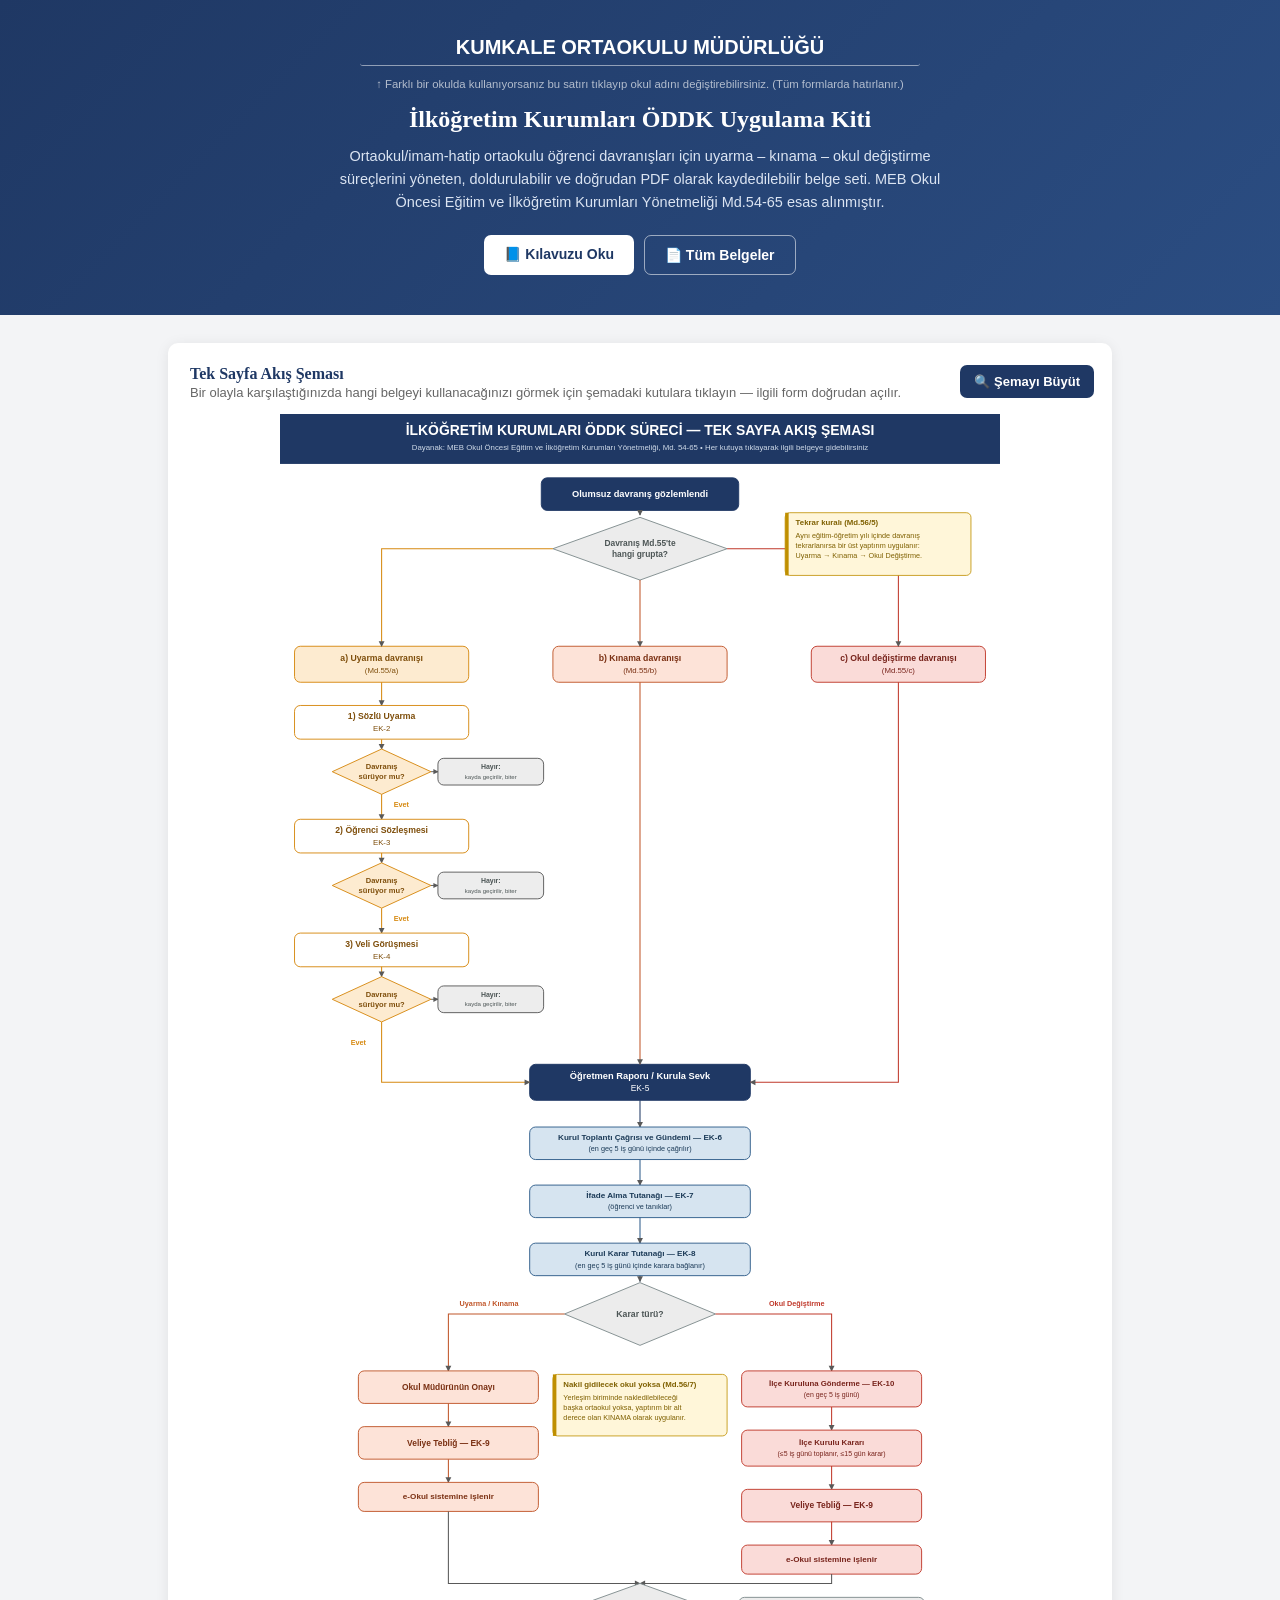
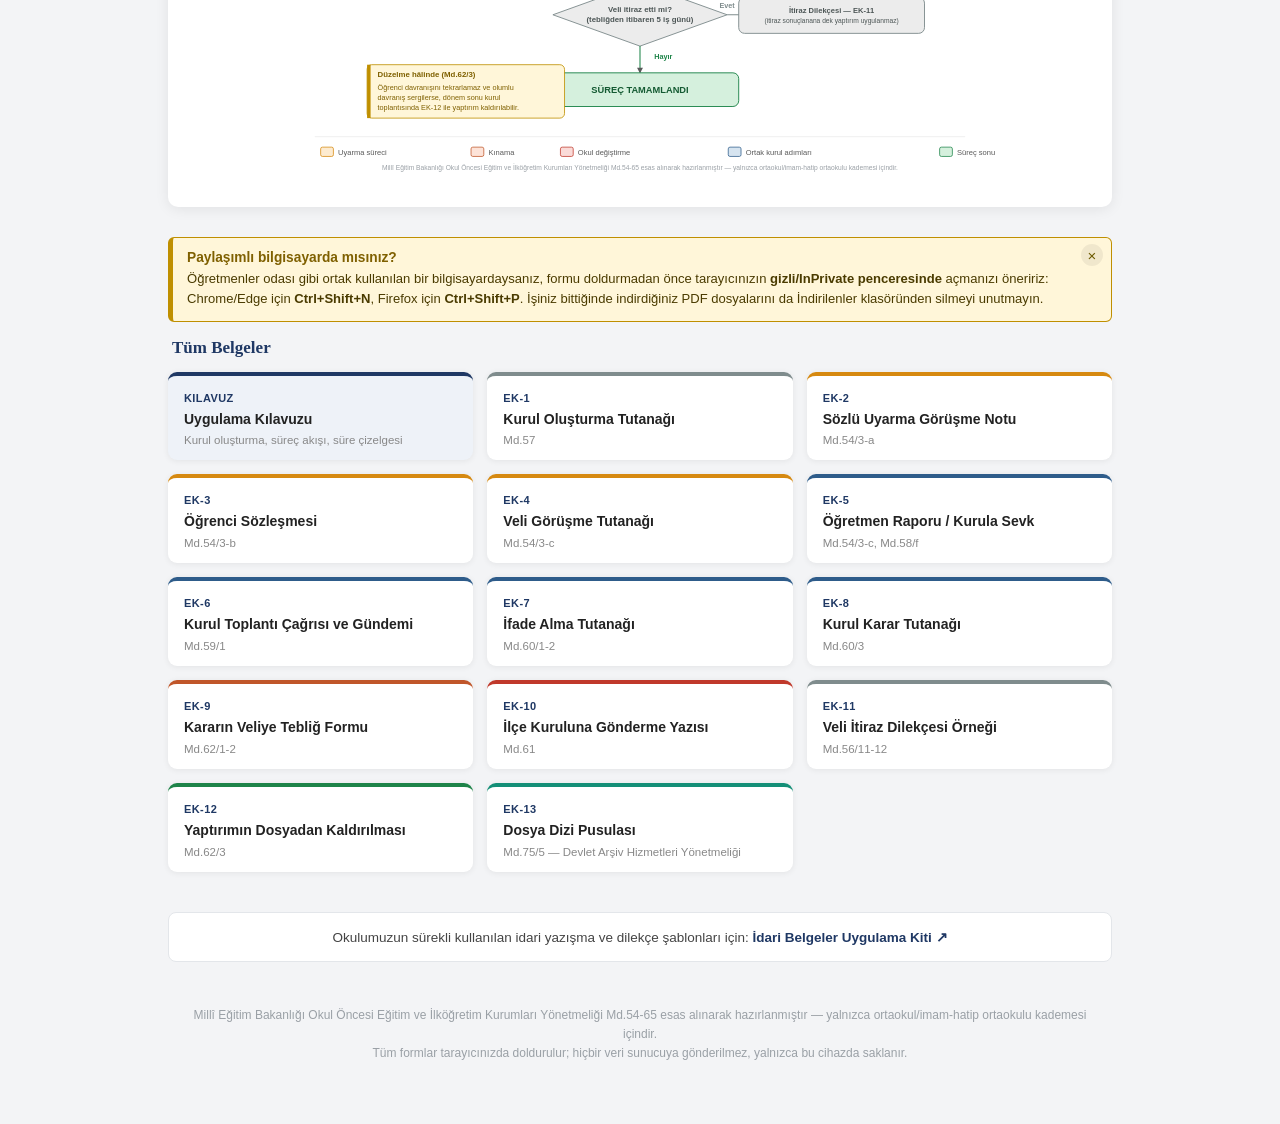
<file: index.html>
<!DOCTYPE html>
<html lang="tr">
<head>
<meta charset="UTF-8">
<meta name="viewport" content="width=device-width, initial-scale=1">
<title>İlköğretim Kurumları ÖDDK Kiti — Kumkale Ortaokulu</title>
<link rel="stylesheet" href="assets/style.css">
<style>
  body{ background: #f3f4f6; font-family: Arial, Helvetica, sans-serif; padding: 0 0 60px; }
  .wrap{ max-width: 980px; margin: 0 auto; padding: 0 18px; }

  .hero{
    background: linear-gradient(135deg, #1F3864, #2b4d82);
    color: #fff;
    padding: 34px 0 40px;
    margin-bottom: 28px;
  }
  .hero .wrap{ display:flex; flex-direction:column; gap: 10px; align-items:center; text-align:center; }
  .hero .school-line{
    color:#fff;
    border-bottom: 1px solid rgba(255,255,255,0.5);
    font-size: 15pt;
    max-width: 560px;
    margin: 0 auto;
    outline: none;
    cursor: text;
    border-radius: 3px;
  }
  .hero .school-line:hover, .hero .school-line:focus{
    background: rgba(255,255,255,0.14);
  }
  .hero .school-hint{ color: rgba(255,255,255,0.65); }
  .hero h1{ color:#fff; font-size: 24px; text-align:center; margin: 6px 0 2px; letter-spacing:0; font-family: Georgia, serif;}
  .hero p{ margin: 0 auto; font-size: 14.5px; line-height:1.6; color: #dbe4f2; max-width: 640px; text-align:center; }
  .hero .actions{ margin-top: 10px; display:flex; gap: 10px; flex-wrap: wrap; justify-content:center; }
  .hero .actions a{
    display:inline-block;
    background: #fff;
    color: #1F3864;
    text-decoration:none;
    font-weight: 700;
    font-size: 14px;
    padding: 11px 20px;
    border-radius: 7px;
  }
  .hero .actions a.secondary{
    background: transparent;
    color: #fff;
    border: 1px solid rgba(255,255,255,0.55);
  }

  .diagram-card{
    background:#fff;
    border-radius: 10px;
    box-shadow: 0 2px 14px rgba(0,0,0,0.08);
    padding: 20px 0;
    margin-bottom: 30px;
  }
  .diagram-card .head-row{ display:flex; align-items:flex-start; justify-content:space-between; gap:14px; flex-wrap:wrap; padding: 0 18px; }
  .diagram-card h2{ font-size: 16px; color:#1F3864; margin: 2px 4px 2px; font-family: Georgia, serif;}
  .diagram-card .desc{ font-size: 13px; color:#666; margin: 0 4px 14px; }
  .zoom-btn{
    flex-shrink:0;
    display:inline-flex; align-items:center; gap:6px;
    background:#1F3864; color:#fff; border:none; border-radius:7px;
    font-family: Arial, sans-serif; font-size: 13px; font-weight:700;
    padding: 9px 14px; cursor:pointer; margin: 2px 0 0 0;
  }
  .zoom-btn:hover{ background:#2b4d82; }
  .diagram-frame{ width:100%; overflow-x:auto; border-radius:6px; padding: 0 18px; }
  .diagram-frame svg.diagram-svg{ width: 100%; max-width: 720px; display:block; margin: 0 auto; height: auto; cursor: zoom-in; }

  .diagram-backdrop{
    display:none;
    position: fixed; inset: 0; background: rgba(15,20,30,0.82);
    z-index: 1000; padding: 22px; overflow:auto;
    align-items:flex-start; justify-content:center;
  }
  .diagram-backdrop.open{ display:flex; }
  .diagram-modal{
    background:#fff; border-radius: 10px; padding: 16px;
    max-width: 1100px; width:100%; position:relative;
    margin: auto;
  }
  .diagram-modal svg.diagram-svg{ width:100%; height:auto; cursor: default; }
  .diagram-close{
    position: sticky; top: 0; float:right;
    width: 36px; height:36px; border-radius:50%;
    border:none; background:#1F3864; color:#fff; font-size:18px; cursor:pointer;
    display:flex; align-items:center; justify-content:center;
    margin-bottom: 8px;
  }
  .diagram-close:hover{ background:#2b4d82; }
  .diagram-modal-hint{
    font-family: Arial, sans-serif; font-size:12.5px; color:#888; text-align:center; margin: 6px 0 0;
    clear: both;
  }

  .grid-title{ font-size: 17px; color:#1F3864; margin: 6px 4px 14px; font-family: Georgia, serif; }
  .card-grid{
    display:grid;
    grid-template-columns: repeat(auto-fill, minmax(230px, 1fr));
    gap: 14px;
  }
  .card{
    background:#fff;
    border-radius: 9px;
    box-shadow: 0 1px 6px rgba(0,0,0,0.07);
    padding: 16px 16px 14px;
    text-decoration:none;
    color: inherit;
    display:flex;
    flex-direction:column;
    gap: 6px;
    border-top: 4px solid #cfd6e0;
    transition: transform .12s ease, box-shadow .12s ease;
  }
  .card:hover{ transform: translateY(-2px); box-shadow: 0 6px 16px rgba(0,0,0,0.12); }
  .card .tag{ font-size: 11px; font-weight:700; color:#1F3864; letter-spacing:.4px; }
  .card .title{ font-size: 14px; font-weight:700; color:#222; line-height:1.35; }
  .card .sub{ font-size: 11.5px; color:#888; }

  .card.guide{ border-top-color:#1F3864; background: #eef2f8; }
  .card.amber{ border-top-color:#D68910; }
  .card.blue{ border-top-color:#2E5C8A; }
  .card.coral{ border-top-color:#C0562A; }
  .card.red{ border-top-color:#C0392B; }
  .card.gray{ border-top-color:#7F8C8D; }
  .card.green{ border-top-color:#1E8449; }
  .card.teal{ border-top-color:#148F77; }

  footer{ text-align:center; font-size:12px; color:#9aa0a6; margin-top: 44px; padding: 0 16px; line-height:1.6;}
  .also-see{
    max-width: 980px; margin: 40px auto 0; padding: 16px 20px;
    background:#fff; border:1px solid #e3e6ea; border-radius:8px;
    text-align:center; font-size:13.5px; color:#444;
  }
  .also-see a{ color:#1F3864; font-weight:700; text-decoration:none; }
  .also-see a:hover{ text-decoration:underline; }
</style>
</head>
<body>

  <div class="hero">
    <div class="wrap">
      <div class="school-line" id="okulAdi" contenteditable="true" spellcheck="false"></div>
      <div class="school-hint">↑ Farklı bir okulda kullanıyorsanız bu satırı tıklayıp okul adını değiştirebilirsiniz. (Tüm formlarda hatırlanır.)</div>
      <h1>İlköğretim Kurumları ÖDDK Uygulama Kiti</h1>
      <p>Ortaokul/imam-hatip ortaokulu öğrenci davranışları için uyarma – kınama – okul değiştirme süreçlerini yöneten, doldurulabilir ve doğrudan PDF olarak kaydedilebilir belge seti. MEB Okul Öncesi Eğitim ve İlköğretim Kurumları Yönetmeliği Md.54-65 esas alınmıştır.</p>
      <div class="actions">
        <a href="kilavuz.html">📘 Kılavuzu Oku</a>
        <a href="#belgeler" class="secondary">📄 Tüm Belgeler</a>
      </div>
    </div>
  </div>

  <div class="wrap">

    <div class="diagram-card">
      <div class="head-row">
        <div>
          <h2>Tek Sayfa Akış Şeması</h2>
          <p class="desc">Bir olayla karşılaştığınızda hangi belgeyi kullanacağınızı görmek için şemadaki kutulara tıklayın — ilgili form doğrudan açılır.</p>
        </div>
        <button type="button" class="zoom-btn" onclick="openDiagramZoom()">🔍 Şemayı Büyüt</button>
      </div>
      <div class="diagram-frame" id="diagramFrame">
<svg xmlns="http://www.w3.org/2000/svg" viewBox="0 0 1240 2366" class="diagram-svg" role="img" aria-label="Yaptırım süreçleri akış şeması">
<rect x="0" y="0" width="1240" height="2366" fill="#FFFFFF"/>
<defs><marker id="arrow" viewBox="0 0 10 10" refX="8" refY="5" markerWidth="7" markerHeight="7" orient="auto-start-reverse"><path d="M1 1L9 5L1 9Z" fill="#595959"/></marker>
<marker id="arrowNavy" viewBox="0 0 10 10" refX="8" refY="5" markerWidth="7" markerHeight="7" orient="auto-start-reverse"><path d="M1 1L9 5L1 9Z" fill="#1F3864"/></marker></defs>
<style>
  a.hotspot { cursor: pointer; }
  a.hotspot rect { transition: filter .12s ease, stroke-width .12s ease; }
  a.hotspot:hover rect { filter: brightness(0.94); stroke-width: 3; }
  a.hotspot:focus rect { outline: 2px solid #2b6cb0; }
</style>
<rect x="0" y="0" width="1240" height="86" fill="#1F3864"/>
<text x="620.0" y="36" text-anchor="middle" font-family="Calibri, Arial, sans-serif" font-size="24" font-weight="700" fill="white">İLKÖĞRETİM KURUMLARI ÖDDK SÜRECİ — TEK SAYFA AKIŞ ŞEMASI</text>
<text x="620.0" y="62" text-anchor="middle" font-family="Calibri, Arial, sans-serif" font-size="13.5" fill="#CFDAE8">Dayanak: MEB Okul Öncesi Eğitim ve İlköğretim Kurumları Yönetmeliği, Md. 54-65  •  Her kutuya tıklayarak ilgili belgeye gidebilirsiniz</text>
<rect x="450.0" y="110" width="340" height="56" rx="10" fill="#1F3864" stroke="#1F3864" stroke-width="1.6"/>
<text x="620.0" y="143.12" text-anchor="middle" font-family="Calibri, Arial, sans-serif" font-size="16" font-weight="700" fill="#FFFFFF">Olumsuz davranış gözlemlendi</text>
<line x1="620.0" y1="166" x2="620.0" y2="174" stroke="#595959" stroke-width="1.8" marker-end="url(#arrow)"/>
<polygon points="620.0,178.0 770.0,232 620.0,286.0 470.0,232" fill="#ECECEC" stroke="#7F8C8D" stroke-width="1.6"/>
<text x="620.0" y="227.39" text-anchor="middle" font-family="Calibri, Arial, sans-serif" font-size="14.5" font-weight="600" fill="#4D5656">Davranış Md.55'te</text>
<text x="620.0" y="245.89" text-anchor="middle" font-family="Calibri, Arial, sans-serif" font-size="14.5" font-weight="600" fill="#4D5656">hangi grupta?</text>
<rect x="25.0" y="400" width="300" height="62" rx="10" fill="#FDEBD0" stroke="#D68910" stroke-width="1.6"/>
<text x="175.0" y="425.8" text-anchor="middle" font-family="Calibri, Arial, sans-serif" font-size="15" font-weight="700" fill="#7E4E0B">a) Uyarma davranışı</text>
<text x="175.0" y="445.8" text-anchor="middle" font-family="Calibri, Arial, sans-serif" font-size="13.5" font-weight="400" fill="#7E4E0B">(Md.55/a)</text>
<rect x="470.0" y="400" width="300" height="62" rx="10" fill="#FDE3D8" stroke="#C0562A" stroke-width="1.6"/>
<text x="620.0" y="425.8" text-anchor="middle" font-family="Calibri, Arial, sans-serif" font-size="15" font-weight="700" fill="#7A3013">b) Kınama davranışı</text>
<text x="620.0" y="445.8" text-anchor="middle" font-family="Calibri, Arial, sans-serif" font-size="13.5" font-weight="400" fill="#7A3013">(Md.55/b)</text>
<rect x="915.0" y="400" width="300" height="62" rx="10" fill="#FADBD8" stroke="#C0392B" stroke-width="1.6"/>
<text x="1065.0" y="425.8" text-anchor="middle" font-family="Calibri, Arial, sans-serif" font-size="15" font-weight="700" fill="#78241C">c) Okul değiştirme davranışı</text>
<text x="1065.0" y="445.8" text-anchor="middle" font-family="Calibri, Arial, sans-serif" font-size="13.5" font-weight="400" fill="#78241C">(Md.55/c)</text>
<path d="M 470.0 232 L 175 232 L 175 400" fill="none" stroke="#D68910" stroke-width="1.8" marker-end="url(#arrow)"/>
<line x1="620.0" y1="286" x2="620.0" y2="400" stroke="#C0562A" stroke-width="1.8" marker-end="url(#arrow)"/>
<path d="M 770.0 232 L 1065 232 L 1065 400" fill="none" stroke="#C0392B" stroke-width="1.8" marker-end="url(#arrow)"/>
<line x1="175" y1="462" x2="175" y2="502" stroke="#D68910" stroke-width="1.8" marker-end="url(#arrow)"/>
<a href="ek/ek-02.html" class="hotspot"><title>EK-2: Sözlü Uyarma Görüşme Notu</title><rect x="25.0" y="502" width="300" height="58" rx="10" fill="#FFFFFF" stroke="#D68910" stroke-width="1.6"/>
<text x="175.0" y="525.8" text-anchor="middle" font-family="Calibri, Arial, sans-serif" font-size="15" font-weight="700" fill="#7E4E0B">1) Sözlü Uyarma</text>
<text x="175.0" y="545.8" text-anchor="middle" font-family="Calibri, Arial, sans-serif" font-size="13.5" font-weight="400" fill="#7E4E0B">EK-2</text></a>
<line x1="175" y1="560" x2="175" y2="577" stroke="#D68910" stroke-width="1.8" marker-end="url(#arrow)"/>
<polygon points="175,577.0 260.0,616 175,655.0 90.0,616" fill="#FDEBD0" stroke="#D68910" stroke-width="1.6"/>
<text x="175" y="611.66" text-anchor="middle" font-family="Calibri, Arial, sans-serif" font-size="13" font-weight="600" fill="#7E4E0B">Davranış</text>
<text x="175" y="628.66" text-anchor="middle" font-family="Calibri, Arial, sans-serif" font-size="13" font-weight="600" fill="#7E4E0B">sürüyor mu?</text>
<line x1="175" y1="655" x2="175" y2="698" stroke="#D68910" stroke-width="1.8" marker-end="url(#arrow)"/>
<rect x="207" y="664.0" width="1" height="1" fill="none"/>
<text x="209" y="676.5" text-anchor="middle" font-family="Calibri, Arial, sans-serif" font-size="12.5" font-weight="600" fill="#D68910">Evet</text>
<a href="ek/ek-03.html" class="hotspot"><title>EK-3: Öğrenci Sözleşmesi</title><rect x="25.0" y="698" width="300" height="58" rx="10" fill="#FFFFFF" stroke="#D68910" stroke-width="1.6"/>
<text x="175.0" y="721.8" text-anchor="middle" font-family="Calibri, Arial, sans-serif" font-size="15" font-weight="700" fill="#7E4E0B">2) Öğrenci Sözleşmesi</text>
<text x="175.0" y="741.8" text-anchor="middle" font-family="Calibri, Arial, sans-serif" font-size="13.5" font-weight="400" fill="#7E4E0B">EK-3</text></a>
<line x1="175" y1="756" x2="175" y2="773" stroke="#D68910" stroke-width="1.8" marker-end="url(#arrow)"/>
<polygon points="175,773.0 260.0,812 175,851.0 90.0,812" fill="#FDEBD0" stroke="#D68910" stroke-width="1.6"/>
<text x="175" y="807.66" text-anchor="middle" font-family="Calibri, Arial, sans-serif" font-size="13" font-weight="600" fill="#7E4E0B">Davranış</text>
<text x="175" y="824.66" text-anchor="middle" font-family="Calibri, Arial, sans-serif" font-size="13" font-weight="600" fill="#7E4E0B">sürüyor mu?</text>
<line x1="175" y1="851" x2="175" y2="894" stroke="#D68910" stroke-width="1.8" marker-end="url(#arrow)"/>
<rect x="207" y="860.0" width="1" height="1" fill="none"/>
<text x="209" y="872.5" text-anchor="middle" font-family="Calibri, Arial, sans-serif" font-size="12.5" font-weight="600" fill="#D68910">Evet</text>
<a href="ek/ek-04.html" class="hotspot"><title>EK-4: Veli Görüşme Tutanağı</title><rect x="25.0" y="894" width="300" height="58" rx="10" fill="#FFFFFF" stroke="#D68910" stroke-width="1.6"/>
<text x="175.0" y="917.8" text-anchor="middle" font-family="Calibri, Arial, sans-serif" font-size="15" font-weight="700" fill="#7E4E0B">3) Veli Görüşmesi</text>
<text x="175.0" y="937.8" text-anchor="middle" font-family="Calibri, Arial, sans-serif" font-size="13.5" font-weight="400" fill="#7E4E0B">EK-4</text></a>
<line x1="175" y1="952" x2="175" y2="969" stroke="#D68910" stroke-width="1.8" marker-end="url(#arrow)"/>
<polygon points="175,969.0 260.0,1008 175,1047.0 90.0,1008" fill="#FDEBD0" stroke="#D68910" stroke-width="1.6"/>
<text x="175" y="1003.66" text-anchor="middle" font-family="Calibri, Arial, sans-serif" font-size="13" font-weight="600" fill="#7E4E0B">Davranış</text>
<text x="175" y="1020.66" text-anchor="middle" font-family="Calibri, Arial, sans-serif" font-size="13" font-weight="600" fill="#7E4E0B">sürüyor mu?</text>
<line x1="260" y1="616" x2="272" y2="616" stroke="#595959" stroke-width="1.6" marker-end="url(#arrow)"/>
<rect x="272" y="593.0" width="182" height="46" rx="10" fill="#EDEDED" stroke="#595959" stroke-width="1.6"/>
<text x="363.0" y="611.34" text-anchor="middle" font-family="Calibri, Arial, sans-serif" font-size="12" font-weight="700" fill="#4D5656">Hayır:</text>
<text x="363.0" y="628.34" text-anchor="middle" font-family="Calibri, Arial, sans-serif" font-size="10.5" font-weight="400" fill="#4D5656">kayda geçirilir, biter</text>
<line x1="260" y1="812" x2="272" y2="812" stroke="#595959" stroke-width="1.6" marker-end="url(#arrow)"/>
<rect x="272" y="789.0" width="182" height="46" rx="10" fill="#EDEDED" stroke="#595959" stroke-width="1.6"/>
<text x="363.0" y="807.34" text-anchor="middle" font-family="Calibri, Arial, sans-serif" font-size="12" font-weight="700" fill="#4D5656">Hayır:</text>
<text x="363.0" y="824.34" text-anchor="middle" font-family="Calibri, Arial, sans-serif" font-size="10.5" font-weight="400" fill="#4D5656">kayda geçirilir, biter</text>
<line x1="260" y1="1008" x2="272" y2="1008" stroke="#595959" stroke-width="1.6" marker-end="url(#arrow)"/>
<rect x="272" y="985.0" width="182" height="46" rx="10" fill="#EDEDED" stroke="#595959" stroke-width="1.6"/>
<text x="363.0" y="1003.34" text-anchor="middle" font-family="Calibri, Arial, sans-serif" font-size="12" font-weight="700" fill="#4D5656">Hayır:</text>
<text x="363.0" y="1020.34" text-anchor="middle" font-family="Calibri, Arial, sans-serif" font-size="10.5" font-weight="400" fill="#4D5656">kayda geçirilir, biter</text>
<a href="ek/ek-05.html" class="hotspot"><title>EK-5: Öğretmen Raporu / Kurula Sevk Formu</title><rect x="430.0" y="1120" width="380" height="62" rx="10" fill="#1F3864" stroke="#1F3864" stroke-width="1.6"/>
<text x="620.0" y="1145.62" text-anchor="middle" font-family="Calibri, Arial, sans-serif" font-size="16" font-weight="700" fill="#FFFFFF">Öğretmen Raporu / Kurula Sevk</text>
<text x="620.0" y="1166.62" text-anchor="middle" font-family="Calibri, Arial, sans-serif" font-size="14.5" font-weight="400" fill="#FFFFFF">EK-5</text></a>
<path d="M 175 1047 L 175 1151 L 430.0 1151" fill="none" stroke="#D68910" stroke-width="1.8" marker-end="url(#arrow)"/>
<text x="135" y="1087" text-anchor="middle" font-family="Calibri, Arial, sans-serif" font-size="12.5" font-weight="600" fill="#D68910">Evet</text>
<line x1="620.0" y1="462" x2="620.0" y2="1120" stroke="#C0562A" stroke-width="1.8" marker-end="url(#arrow)"/>
<path d="M 1065 462 L 1065 1151 L 810.0 1151" fill="none" stroke="#C0392B" stroke-width="1.8" marker-end="url(#arrow)"/>
<line x1="620.0" y1="1182" x2="620.0" y2="1228" stroke="#1F3864" stroke-width="1.8" marker-end="url(#arrow)"/>
<a href="ek/ek-06.html" class="hotspot"><title>EK-6: Kurul Toplantı Çağrısı ve Gündemi</title><rect x="430.0" y="1228" width="380" height="56" rx="10" fill="#D6E4F0" stroke="#2E5C8A" stroke-width="1.6"/>
<text x="620.0" y="1250.98" text-anchor="middle" font-family="Calibri, Arial, sans-serif" font-size="14" font-weight="700" fill="#1B3A57">Kurul Toplantı Çağrısı ve Gündemi — EK-6</text>
<text x="620.0" y="1269.98" text-anchor="middle" font-family="Calibri, Arial, sans-serif" font-size="12.5" font-weight="400" fill="#1B3A57">(en geç 5 iş günü içinde çağrılır)</text></a>
<line x1="620.0" y1="1284" x2="620.0" y2="1328" stroke="#2E5C8A" stroke-width="1.8" marker-end="url(#arrow)"/>
<a href="ek/ek-07.html" class="hotspot"><title>EK-7: İfade Alma Tutanağı</title><rect x="430.0" y="1328" width="380" height="56" rx="10" fill="#D6E4F0" stroke="#2E5C8A" stroke-width="1.6"/>
<text x="620.0" y="1350.98" text-anchor="middle" font-family="Calibri, Arial, sans-serif" font-size="14" font-weight="700" fill="#1B3A57">İfade Alma Tutanağı — EK-7</text>
<text x="620.0" y="1369.98" text-anchor="middle" font-family="Calibri, Arial, sans-serif" font-size="12.5" font-weight="400" fill="#1B3A57">(öğrenci ve tanıklar)</text></a>
<line x1="620.0" y1="1384" x2="620.0" y2="1428" stroke="#2E5C8A" stroke-width="1.8" marker-end="url(#arrow)"/>
<a href="ek/ek-08.html" class="hotspot"><title>EK-8: Kurul Karar Tutanağı</title><rect x="430.0" y="1428" width="380" height="56" rx="10" fill="#D6E4F0" stroke="#2E5C8A" stroke-width="1.6"/>
<text x="620.0" y="1450.98" text-anchor="middle" font-family="Calibri, Arial, sans-serif" font-size="14" font-weight="700" fill="#1B3A57">Kurul Karar Tutanağı — EK-8</text>
<text x="620.0" y="1469.98" text-anchor="middle" font-family="Calibri, Arial, sans-serif" font-size="12.5" font-weight="400" fill="#1B3A57">(en geç 5 iş günü içinde karara bağlanır)</text></a>
<line x1="620.0" y1="1484" x2="620.0" y2="1494" stroke="#2E5C8A" stroke-width="1.8" marker-end="url(#arrow)"/>
<polygon points="620.0,1496.0 750.0,1550 620.0,1604.0 490.0,1550" fill="#ECECEC" stroke="#7F8C8D" stroke-width="1.6"/>
<text x="620.0" y="1554.8" text-anchor="middle" font-family="Calibri, Arial, sans-serif" font-size="15" font-weight="600" fill="#4D5656">Karar türü?</text>
<path d="M 490.0 1550 L 290.0 1550 L 290.0 1648" fill="none" stroke="#C0562A" stroke-width="1.8" marker-end="url(#arrow)"/>
<text x="360.0" y="1536" text-anchor="middle" font-family="Calibri, Arial, sans-serif" font-size="12.5" font-weight="600" fill="#C0562A">Uyarma / Kınama</text>
<rect x="135.0" y="1648" width="310" height="56" rx="10" fill="#FDE3D8" stroke="#C0562A" stroke-width="1.6"/>
<text x="290.0" y="1680.64" text-anchor="middle" font-family="Calibri, Arial, sans-serif" font-size="14.5" font-weight="700" fill="#7A3013">Okul Müdürünün Onayı</text>
<line x1="290.0" y1="1704" x2="290.0" y2="1744" stroke="#C0562A" stroke-width="1.8" marker-end="url(#arrow)"/>
<a href="ek/ek-09.html" class="hotspot"><title>EK-9: Kararın Veliye Tebliğ Formu</title><rect x="135.0" y="1744" width="310" height="56" rx="10" fill="#FDE3D8" stroke="#C0562A" stroke-width="1.6"/>
<text x="290.0" y="1776.64" text-anchor="middle" font-family="Calibri, Arial, sans-serif" font-size="14.5" font-weight="700" fill="#7A3013">Veliye Tebliğ — EK-9</text></a>
<line x1="290.0" y1="1800" x2="290.0" y2="1840" stroke="#C0562A" stroke-width="1.8" marker-end="url(#arrow)"/>
<rect x="135.0" y="1840" width="310" height="50" rx="10" fill="#FDE3D8" stroke="#C0562A" stroke-width="1.6"/>
<text x="290.0" y="1869.48" text-anchor="middle" font-family="Calibri, Arial, sans-serif" font-size="14" font-weight="700" fill="#7A3013">e-Okul sistemine işlenir</text>
<path d="M 750.0 1550 L 950.0 1550 L 950.0 1648" fill="none" stroke="#C0392B" stroke-width="1.8" marker-end="url(#arrow)"/>
<text x="890.0" y="1536" text-anchor="middle" font-family="Calibri, Arial, sans-serif" font-size="12.5" font-weight="600" fill="#C0392B">Okul Değiştirme</text>
<a href="ek/ek-10.html" class="hotspot"><title>EK-10: İlçe Kuruluna Gönderme Üst Yazısı</title><rect x="795.0" y="1648" width="310" height="62" rx="10" fill="#FADBD8" stroke="#C0392B" stroke-width="1.6"/>
<text x="950.0" y="1674.07" text-anchor="middle" font-family="Calibri, Arial, sans-serif" font-size="13.5" font-weight="700" fill="#78241C">İlçe Kuruluna Gönderme — EK-10</text>
<text x="950.0" y="1692.57" text-anchor="middle" font-family="Calibri, Arial, sans-serif" font-size="12.0" font-weight="400" fill="#78241C">(en geç 5 iş günü)</text></a>
<line x1="950.0" y1="1710" x2="950.0" y2="1750" stroke="#C0392B" stroke-width="1.8" marker-end="url(#arrow)"/>
<rect x="795.0" y="1750" width="310" height="62" rx="10" fill="#FADBD8" stroke="#C0392B" stroke-width="1.6"/>
<text x="950.0" y="1776.07" text-anchor="middle" font-family="Calibri, Arial, sans-serif" font-size="13.5" font-weight="700" fill="#78241C">İlçe Kurulu Kararı</text>
<text x="950.0" y="1794.57" text-anchor="middle" font-family="Calibri, Arial, sans-serif" font-size="12.0" font-weight="400" fill="#78241C">(≤5 iş günü toplanır, ≤15 gün karar)</text>
<line x1="950.0" y1="1812" x2="950.0" y2="1852" stroke="#C0392B" stroke-width="1.8" marker-end="url(#arrow)"/>
<a href="ek/ek-09.html" class="hotspot"><title>EK-9: Kararın Veliye Tebliğ Formu</title><rect x="795.0" y="1852" width="310" height="56" rx="10" fill="#FADBD8" stroke="#C0392B" stroke-width="1.6"/>
<text x="950.0" y="1884.64" text-anchor="middle" font-family="Calibri, Arial, sans-serif" font-size="14.5" font-weight="700" fill="#78241C">Veliye Tebliğ — EK-9</text></a>
<line x1="950.0" y1="1908" x2="950.0" y2="1948" stroke="#C0392B" stroke-width="1.8" marker-end="url(#arrow)"/>
<rect x="795.0" y="1948" width="310" height="50" rx="10" fill="#FADBD8" stroke="#C0392B" stroke-width="1.6"/>
<text x="950.0" y="1977.48" text-anchor="middle" font-family="Calibri, Arial, sans-serif" font-size="14" font-weight="700" fill="#78241C">e-Okul sistemine işlenir</text>
<path d="M 290.0 1890 L 290.0 2014 L 620.0 2014" fill="none" stroke="#595959" stroke-width="1.8" marker-end="url(#arrow)"/>
<path d="M 950.0 1998 L 950.0 2014 L 620.0 2014" fill="none" stroke="#595959" stroke-width="1.8" marker-end="url(#arrow)"/>
<polygon points="620.0,2014.0 770.0,2068 620.0,2122.0 470.0,2068" fill="#ECECEC" stroke="#7F8C8D" stroke-width="1.6"/>
<text x="620.0" y="2063.57" text-anchor="middle" font-family="Calibri, Arial, sans-serif" font-size="13.5" font-weight="600" fill="#4D5656">Veli itiraz etti mi?</text>
<text x="620.0" y="2081.07" text-anchor="middle" font-family="Calibri, Arial, sans-serif" font-size="13.5" font-weight="600" fill="#4D5656">(tebliğden itibaren 5 iş günü)</text>
<path d="M 770.0 2068 L 950.0 2068 L 950.0 2068" fill="none" stroke="#7F8C8D" stroke-width="1.8" marker-end="url(#arrow)"/>
<text x="770.0" y="2056" text-anchor="middle" font-family="Calibri, Arial, sans-serif" font-size="12.5" font-weight="600" fill="#7F8C8D">Evet</text>
<a href="ek/ek-11.html" class="hotspot"><title>EK-11: Veli İtiraz Dilekçesi Örneği</title><rect x="790.0" y="2038" width="320" height="62" rx="10" fill="#ECECEC" stroke="#7F8C8D" stroke-width="1.6"/>
<text x="950.0" y="2064.16" text-anchor="middle" font-family="Calibri, Arial, sans-serif" font-size="13" font-weight="700" fill="#4D5656">İtiraz Dilekçesi — EK-11</text>
<text x="950.0" y="2082.16" text-anchor="middle" font-family="Calibri, Arial, sans-serif" font-size="11.5" font-weight="400" fill="#4D5656">(itiraz sonuçlanana dek yaptırım uygulanmaz)</text></a>
<line x1="620.0" y1="2122" x2="620.0" y2="2168" stroke="#1E8449" stroke-width="1.8" marker-end="url(#arrow)"/>
<rect x="658.0" y="2132.5" width="1" height="1" fill="none"/>
<text x="660.0" y="2145.0" text-anchor="middle" font-family="Calibri, Arial, sans-serif" font-size="12.5" font-weight="600" fill="#1E8449">Hayır</text>
<rect x="450.0" y="2168" width="340" height="58" rx="10" fill="#D5F0DD" stroke="#1E8449" stroke-width="1.6"/>
<text x="620.0" y="2202.12" text-anchor="middle" font-family="Calibri, Arial, sans-serif" font-size="16" font-weight="700" fill="#145A32">SÜREÇ TAMAMLANDI</text>
<rect x="870" y="170" width="320" height="108" rx="8" fill="#FFF6D9" stroke="#BF8F00" stroke-width="1.4"/>
<rect x="870" y="170" width="6" height="108" fill="#BF8F00"/>
<text x="888" y="192" font-family="Calibri, Arial, sans-serif" font-size="13.5" font-weight="700" fill="#7F6000">Tekrar kuralı (Md.56/5)</text>
<text x="888" y="214" font-family="Calibri, Arial, sans-serif" font-size="12.5" fill="#7F6000">Aynı eğitim-öğretim yılı içinde davranış</text>
<text x="888" y="231" font-family="Calibri, Arial, sans-serif" font-size="12.5" fill="#7F6000">tekrarlanırsa bir üst yaptırım uygulanır:</text>
<text x="888" y="248" font-family="Calibri, Arial, sans-serif" font-size="12.5" fill="#7F6000">Uyarma → Kınama → Okul Değiştirme.</text>
<rect x="150" y="2154" width="340" height="92" rx="8" fill="#FFF6D9" stroke="#BF8F00" stroke-width="1.4"/>
<rect x="150" y="2154" width="6" height="92" fill="#BF8F00"/>
<text x="168" y="2176" font-family="Calibri, Arial, sans-serif" font-size="13.5" font-weight="700" fill="#7F6000">Düzelme hâlinde (Md.62/3)</text>
<text x="168" y="2198" font-family="Calibri, Arial, sans-serif" font-size="12.5" fill="#7F6000">Öğrenci davranışını tekrarlamaz ve olumlu</text>
<text x="168" y="2215" font-family="Calibri, Arial, sans-serif" font-size="12.5" fill="#7F6000">davranış sergilerse, dönem sonu kurul</text>
<text x="168" y="2232" font-family="Calibri, Arial, sans-serif" font-size="12.5" fill="#7F6000">toplantısında EK-12 ile yaptırım kaldırılabilir.</text>
<rect x="470.0" y="1654" width="300" height="106" rx="8" fill="#FFF6D9" stroke="#BF8F00" stroke-width="1.4"/>
<rect x="470.0" y="1654" width="6" height="106" fill="#BF8F00"/>
<text x="488.0" y="1676" font-family="Calibri, Arial, sans-serif" font-size="13.5" font-weight="700" fill="#7F6000">Nakil gidilecek okul yoksa (Md.56/7)</text>
<text x="488.0" y="1698" font-family="Calibri, Arial, sans-serif" font-size="12.5" fill="#7F6000">Yerleşim biriminde nakledilebileceği</text>
<text x="488.0" y="1715" font-family="Calibri, Arial, sans-serif" font-size="12.5" fill="#7F6000">başka ortaokul yoksa, yaptırım bir alt</text>
<text x="488.0" y="1732" font-family="Calibri, Arial, sans-serif" font-size="12.5" fill="#7F6000">derece olan KINAMA olarak uygulanır.</text>
<line x1="60" y1="2278" x2="1180" y2="2278" stroke="#EDEDED" stroke-width="1.5"/>
<rect x="70" y="2296" width="22" height="16" rx="3" fill="#FDEBD0" stroke="#D68910" stroke-width="1.3"/>
<text x="100" y="2309" font-family="Calibri, Arial, sans-serif" font-size="13" fill="#595959">Uyarma süreci</text>
<rect x="329" y="2296" width="22" height="16" rx="3" fill="#FDE3D8" stroke="#C0562A" stroke-width="1.3"/>
<text x="359" y="2309" font-family="Calibri, Arial, sans-serif" font-size="13" fill="#595959">Kınama</text>
<rect x="483" y="2296" width="22" height="16" rx="3" fill="#FADBD8" stroke="#C0392B" stroke-width="1.3"/>
<text x="513" y="2309" font-family="Calibri, Arial, sans-serif" font-size="13" fill="#595959">Okul değiştirme</text>
<rect x="772" y="2296" width="22" height="16" rx="3" fill="#D6E4F0" stroke="#2E5C8A" stroke-width="1.3"/>
<text x="802" y="2309" font-family="Calibri, Arial, sans-serif" font-size="13" fill="#595959">Ortak kurul adımları</text>
<rect x="1136" y="2296" width="22" height="16" rx="3" fill="#D5F0DD" stroke="#1E8449" stroke-width="1.3"/>
<text x="1166" y="2309" font-family="Calibri, Arial, sans-serif" font-size="13" fill="#595959">Süreç sonu</text>
<rect x="1350" y="2296" width="22" height="16" rx="3" fill="#ECECEC" stroke="#7F8C8D" stroke-width="1.3"/>
<text x="1380" y="2309" font-family="Calibri, Arial, sans-serif" font-size="13" fill="#595959">Nötr / itiraz</text>
<text x="620.0" y="2336" text-anchor="middle" font-family="Calibri, Arial, sans-serif" font-size="11.5" fill="#9AA0A6">Millî Eğitim Bakanlığı Okul Öncesi Eğitim ve İlköğretim Kurumları Yönetmeliği Md.54-65 esas alınarak hazırlanmıştır — yalnızca ortaokul/imam-hatip ortaokulu kademesi içindir.</text>
</svg>
      </div>
    </div>

    <div class="diagram-backdrop" id="diagramBackdrop">
      <div class="diagram-modal">
        <button type="button" class="diagram-close" onclick="closeDiagramZoom()" aria-label="Kapat">&times;</button>
        <div id="diagramModalContent"></div>
        <p class="diagram-modal-hint">Bir kutuya tıklayarak ilgili belgeyi doğrudan açabilirsiniz. Kapatmak için &times; veya dışarı tıklayın / Esc tuşuna basın.</p>
      </div>
    </div>

    <div class="note-box" style="margin-top:20px;">
      <div class="note-title">Paylaşımlı bilgisayarda mısınız?</div>
      <div class="note-text">
        Öğretmenler odası gibi ortak kullanılan bir bilgisayardaysanız, formu doldurmadan önce
        tarayıcınızın <strong>gizli/InPrivate penceresinde</strong> açmanızı öneririz:
        Chrome/Edge için <strong>Ctrl+Shift+N</strong>, Firefox için <strong>Ctrl+Shift+P</strong>.
        İşiniz bittiğinde indirdiğiniz PDF dosyalarını da İndirilenler klasöründen silmeyi unutmayın.
      </div>
    </div>

    <h2 class="grid-title" id="belgeler">Tüm Belgeler</h2>
    <div class="card-grid">

      <a class="card guide" href="kilavuz.html">
        <span class="tag">KILAVUZ</span>
        <span class="title">Uygulama Kılavuzu</span>
        <span class="sub">Kurul oluşturma, süreç akışı, süre çizelgesi</span>
      </a>

      <a class="card gray" href="ek/ek-01.html">
        <span class="tag">EK-1</span>
        <span class="title">Kurul Oluşturma Tutanağı</span>
        <span class="sub">Md.57</span>
      </a>
      <a class="card amber" href="ek/ek-02.html">
        <span class="tag">EK-2</span>
        <span class="title">Sözlü Uyarma Görüşme Notu</span>
        <span class="sub">Md.54/3-a</span>
      </a>
      <a class="card amber" href="ek/ek-03.html">
        <span class="tag">EK-3</span>
        <span class="title">Öğrenci Sözleşmesi</span>
        <span class="sub">Md.54/3-b</span>
      </a>
      <a class="card amber" href="ek/ek-04.html">
        <span class="tag">EK-4</span>
        <span class="title">Veli Görüşme Tutanağı</span>
        <span class="sub">Md.54/3-c</span>
      </a>
      <a class="card blue" href="ek/ek-05.html">
        <span class="tag">EK-5</span>
        <span class="title">Öğretmen Raporu / Kurula Sevk</span>
        <span class="sub">Md.54/3-c, Md.58/f</span>
      </a>
      <a class="card blue" href="ek/ek-06.html">
        <span class="tag">EK-6</span>
        <span class="title">Kurul Toplantı Çağrısı ve Gündemi</span>
        <span class="sub">Md.59/1</span>
      </a>
      <a class="card blue" href="ek/ek-07.html">
        <span class="tag">EK-7</span>
        <span class="title">İfade Alma Tutanağı</span>
        <span class="sub">Md.60/1-2</span>
      </a>
      <a class="card blue" href="ek/ek-08.html">
        <span class="tag">EK-8</span>
        <span class="title">Kurul Karar Tutanağı</span>
        <span class="sub">Md.60/3</span>
      </a>
      <a class="card coral" href="ek/ek-09.html">
        <span class="tag">EK-9</span>
        <span class="title">Kararın Veliye Tebliğ Formu</span>
        <span class="sub">Md.62/1-2</span>
      </a>
      <a class="card red" href="ek/ek-10.html">
        <span class="tag">EK-10</span>
        <span class="title">İlçe Kuruluna Gönderme Yazısı</span>
        <span class="sub">Md.61</span>
      </a>
      <a class="card gray" href="ek/ek-11.html">
        <span class="tag">EK-11</span>
        <span class="title">Veli İtiraz Dilekçesi Örneği</span>
        <span class="sub">Md.56/11-12</span>
      </a>
      <a class="card green" href="ek/ek-12.html">
        <span class="tag">EK-12</span>
        <span class="title">Yaptırımın Dosyadan Kaldırılması</span>
        <span class="sub">Md.62/3</span>
      </a>
      <a class="card teal" href="ek/ek-13.html">
        <span class="tag">EK-13</span>
        <span class="title">Dosya Dizi Pusulası</span>
        <span class="sub">Md.75/5 — Devlet Arşiv Hizmetleri Yönetmeliği</span>
      </a>
    </div>

    <div class="also-see">
      Okulumuzun sürekli kullanılan idari yazışma ve dilekçe şablonları için:
      <a href="https://kumkaleortaokulu.meb.k12.tr/icerikler/formsablonlar_17658354.html" target="_blank" rel="noopener">İdari Belgeler Uygulama Kiti ↗</a>
    </div>

    <footer>
      Millî Eğitim Bakanlığı Okul Öncesi Eğitim ve İlköğretim Kurumları Yönetmeliği Md.54-65 esas alınarak hazırlanmıştır — yalnızca ortaokul/imam-hatip ortaokulu kademesi içindir.<br>
      Tüm formlar tarayıcınızda doldurulur; hiçbir veri sunucuya gönderilmez, yalnızca bu cihazda saklanır.
    </footer>
  </div>

<script src="assets/app.js"></script>
<script>
  function openDiagramZoom() {
    const src = document.querySelector("#diagramFrame svg.diagram-svg");
    const target = document.getElementById("diagramModalContent");
    target.innerHTML = "";
    target.appendChild(src.cloneNode(true));
    document.getElementById("diagramBackdrop").classList.add("open");
    document.body.style.overflow = "hidden";
  }
  function closeDiagramZoom() {
    document.getElementById("diagramBackdrop").classList.remove("open");
    document.body.style.overflow = "";
  }
  document.addEventListener("DOMContentLoaded", () => {
    const frame = document.getElementById("diagramFrame");
    frame.addEventListener("click", (e) => {
      if (e.target.closest("a.hotspot")) return;
      openDiagramZoom();
    });
    document.getElementById("diagramBackdrop").addEventListener("click", (e) => {
      if (e.target.id === "diagramBackdrop") closeDiagramZoom();
    });
    document.addEventListener("keydown", (e) => {
      if (e.key === "Escape") closeDiagramZoom();
    });
  });
</script>
</body>
</html>
</file>
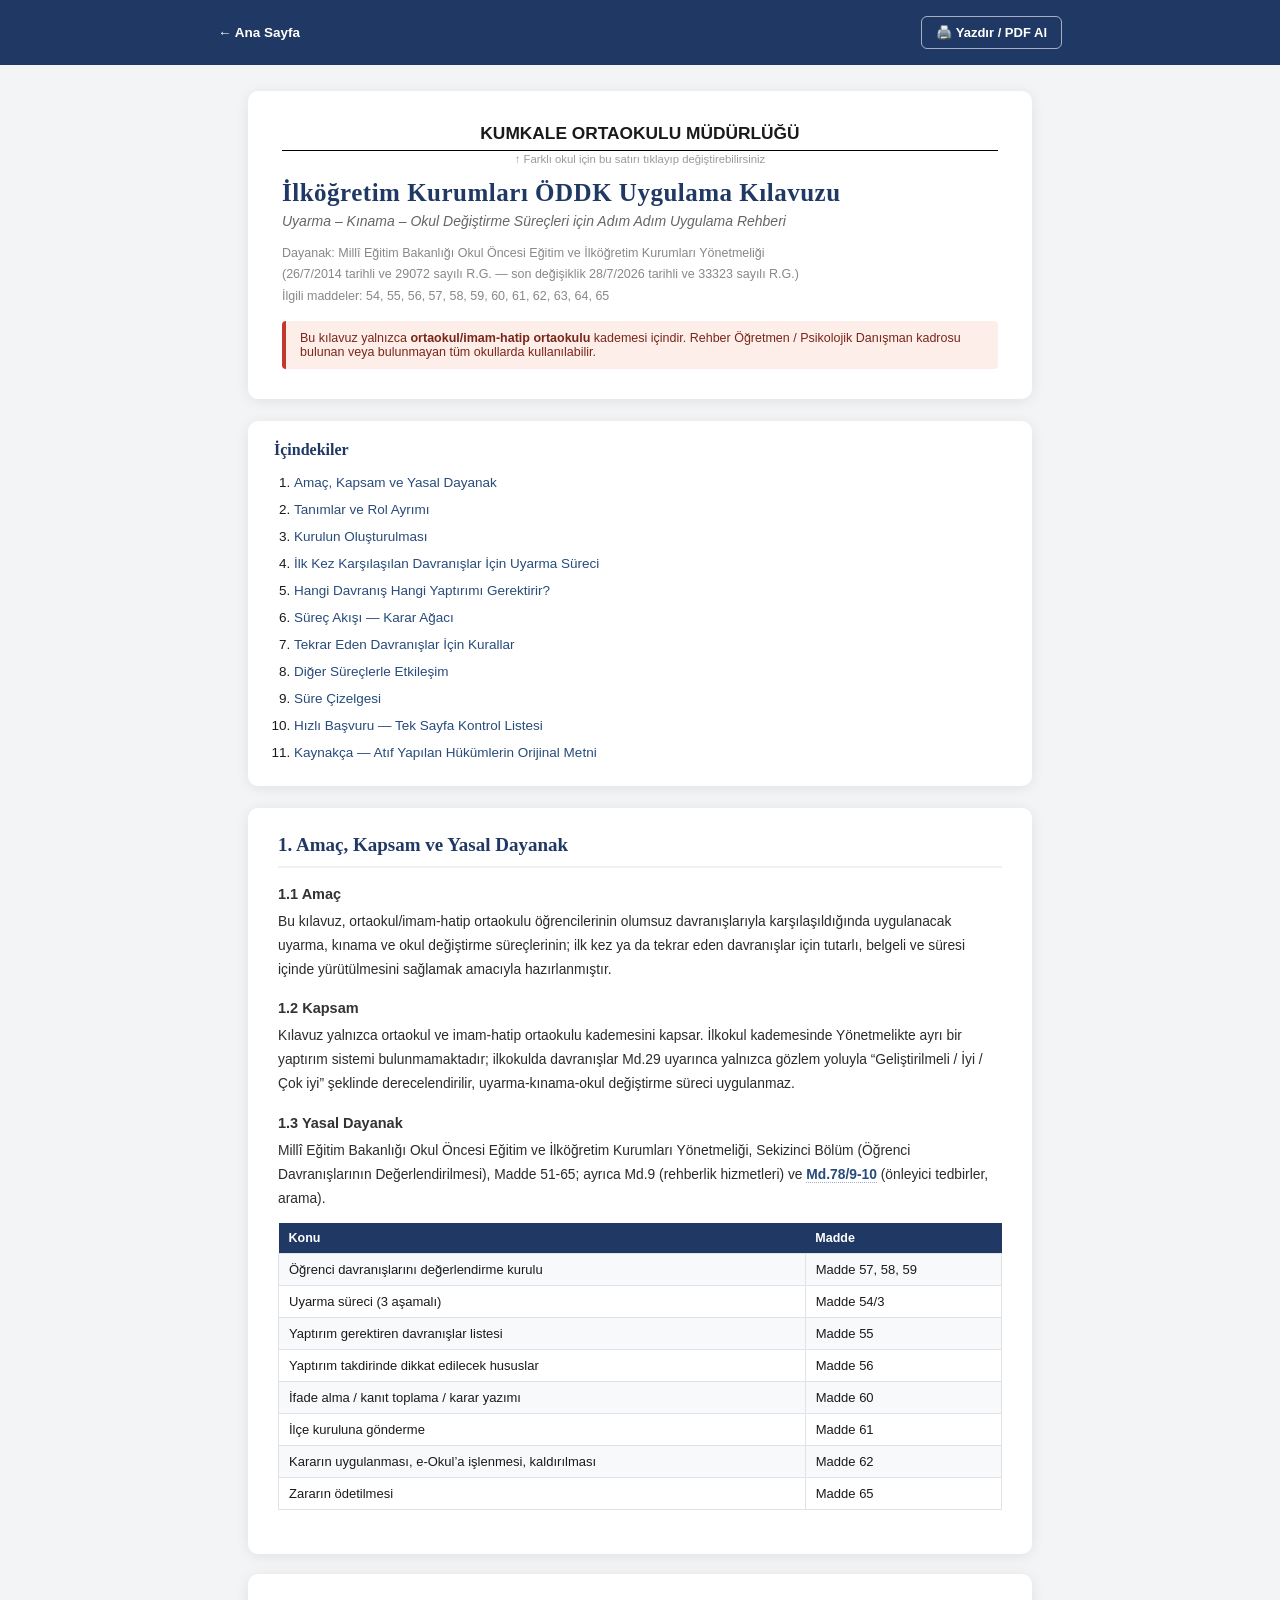
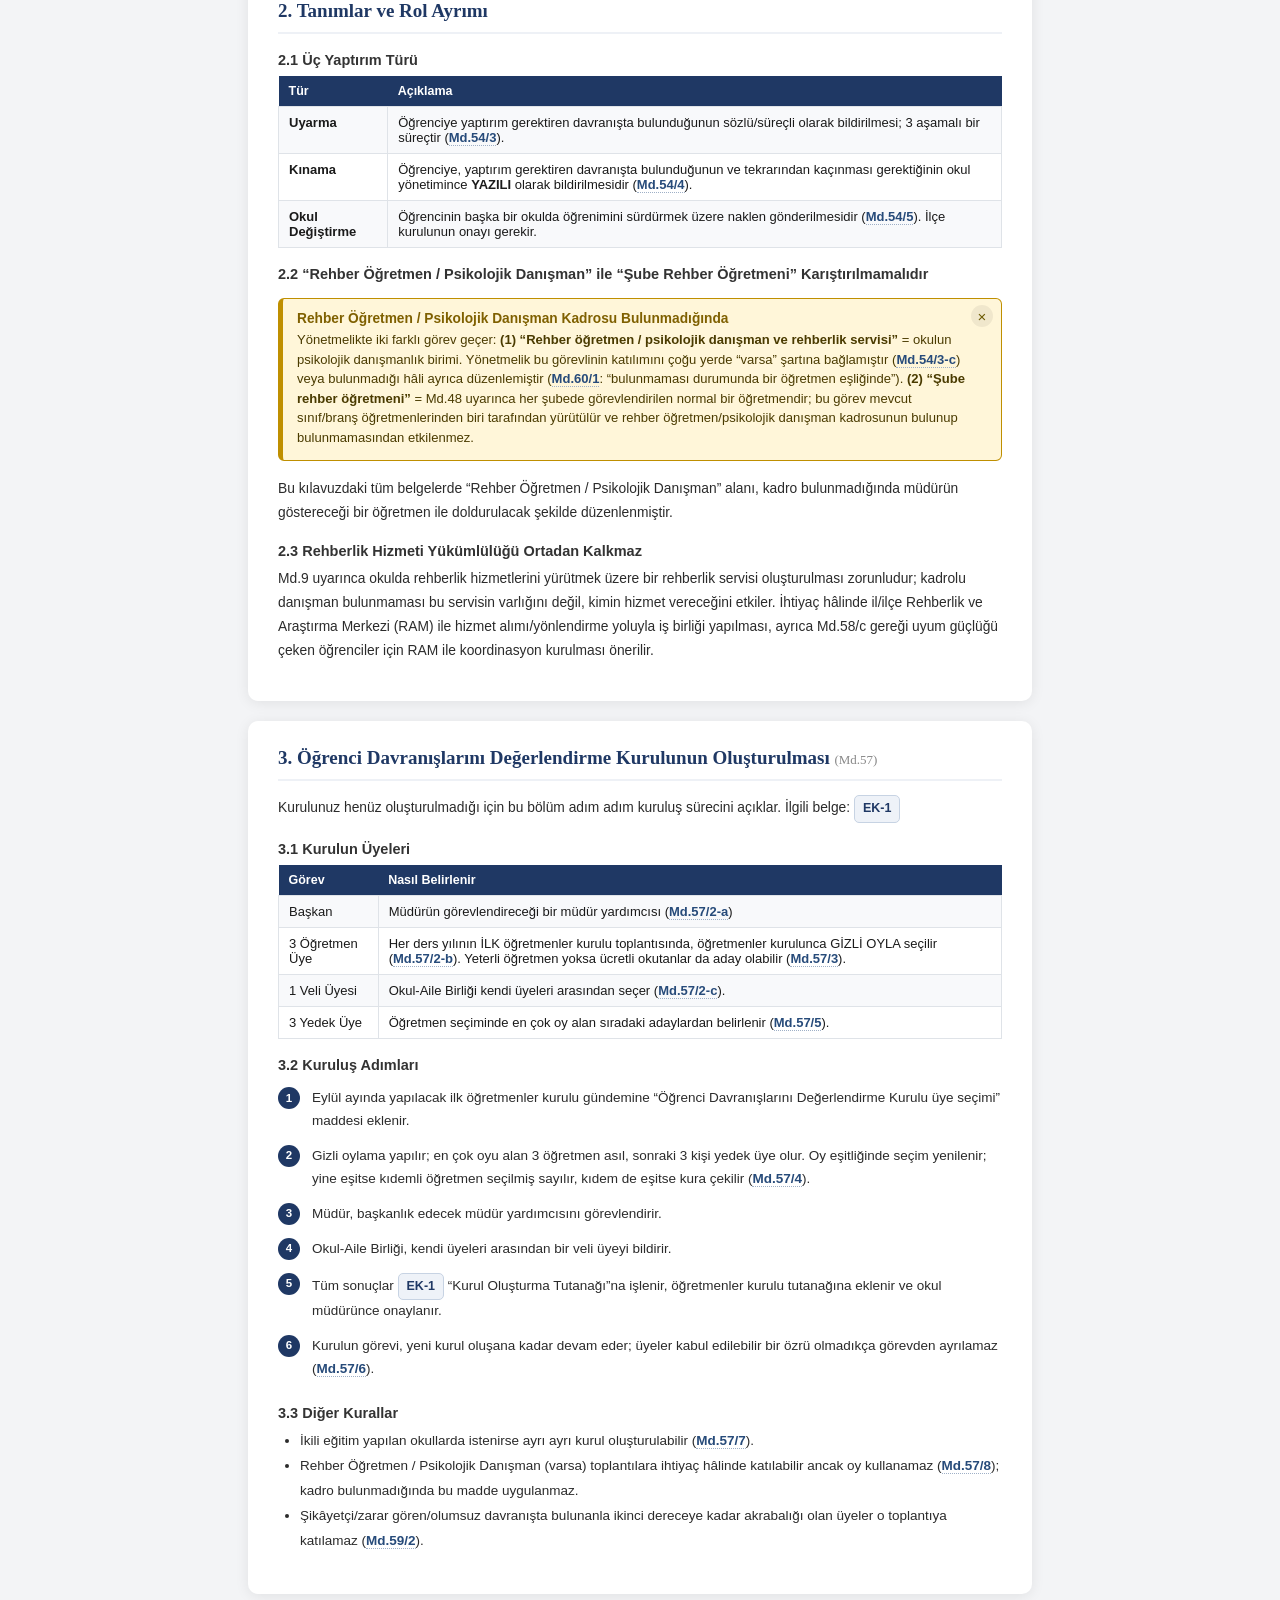
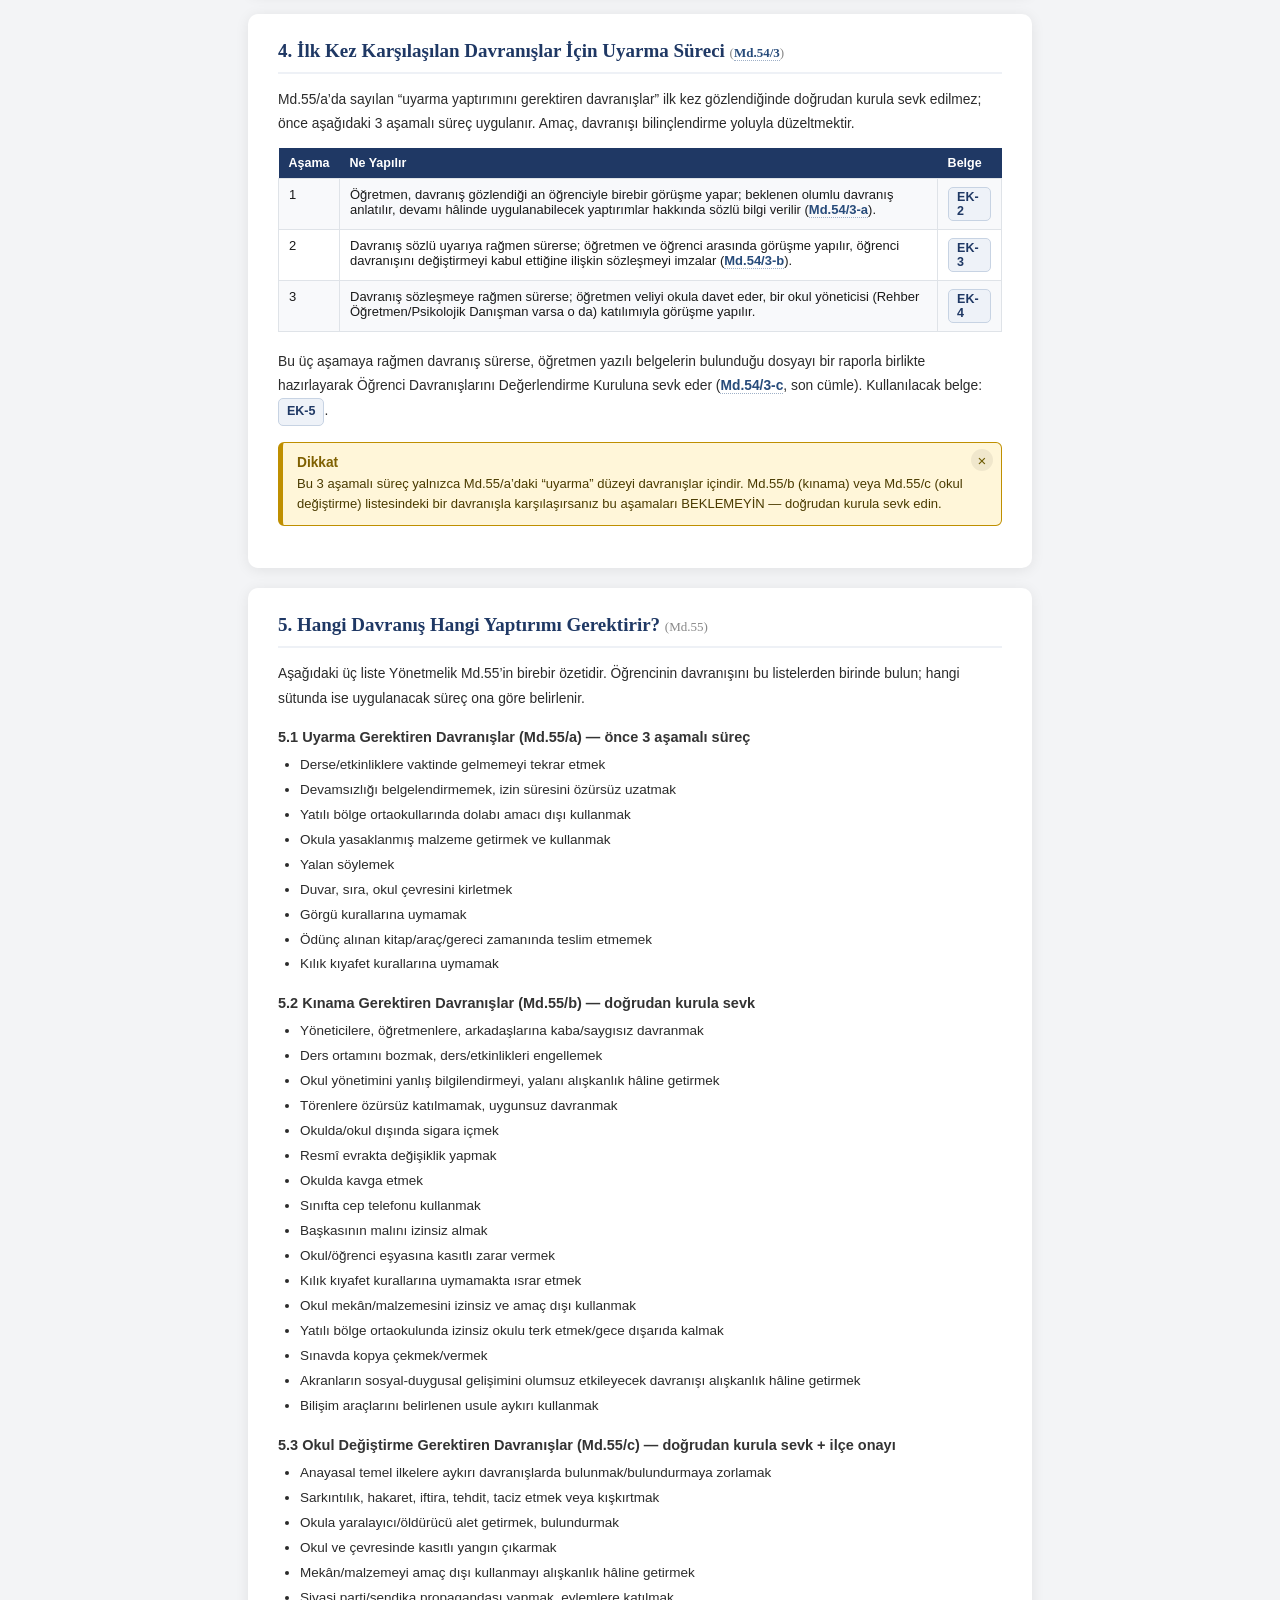
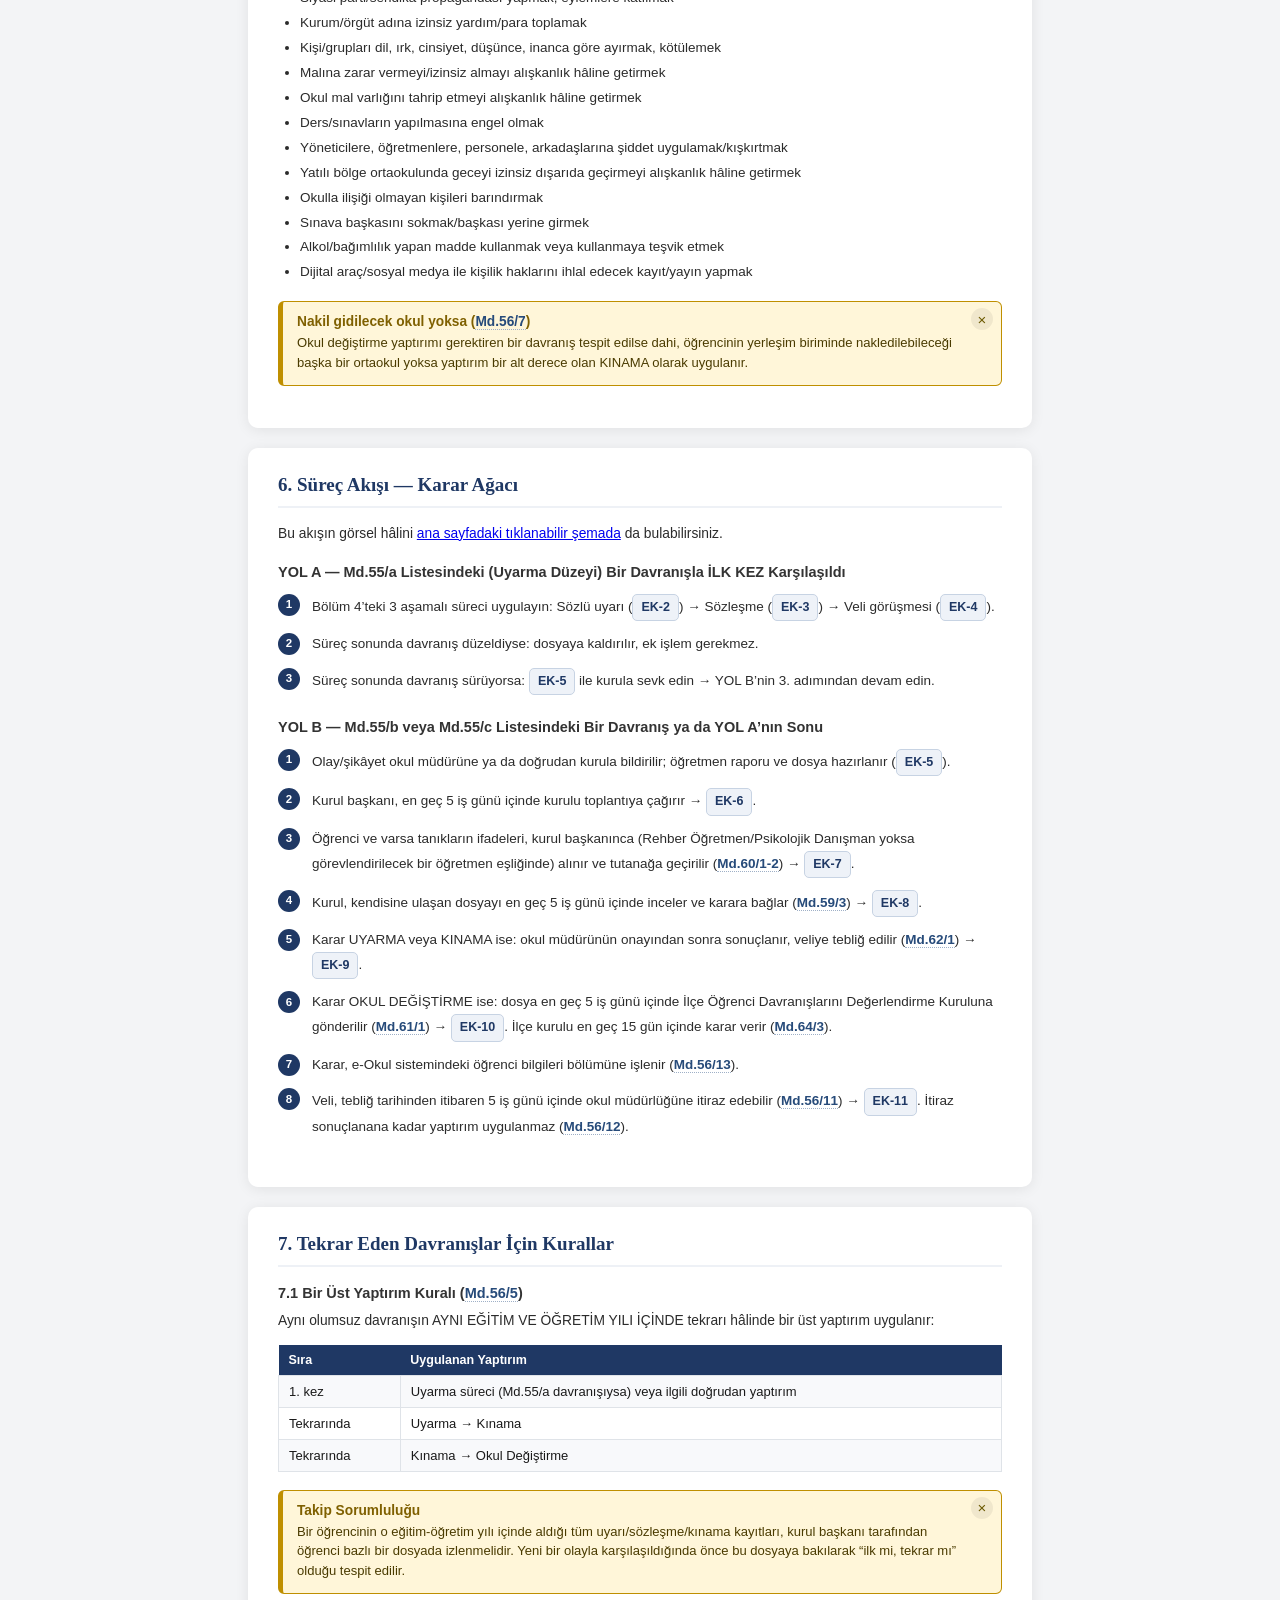
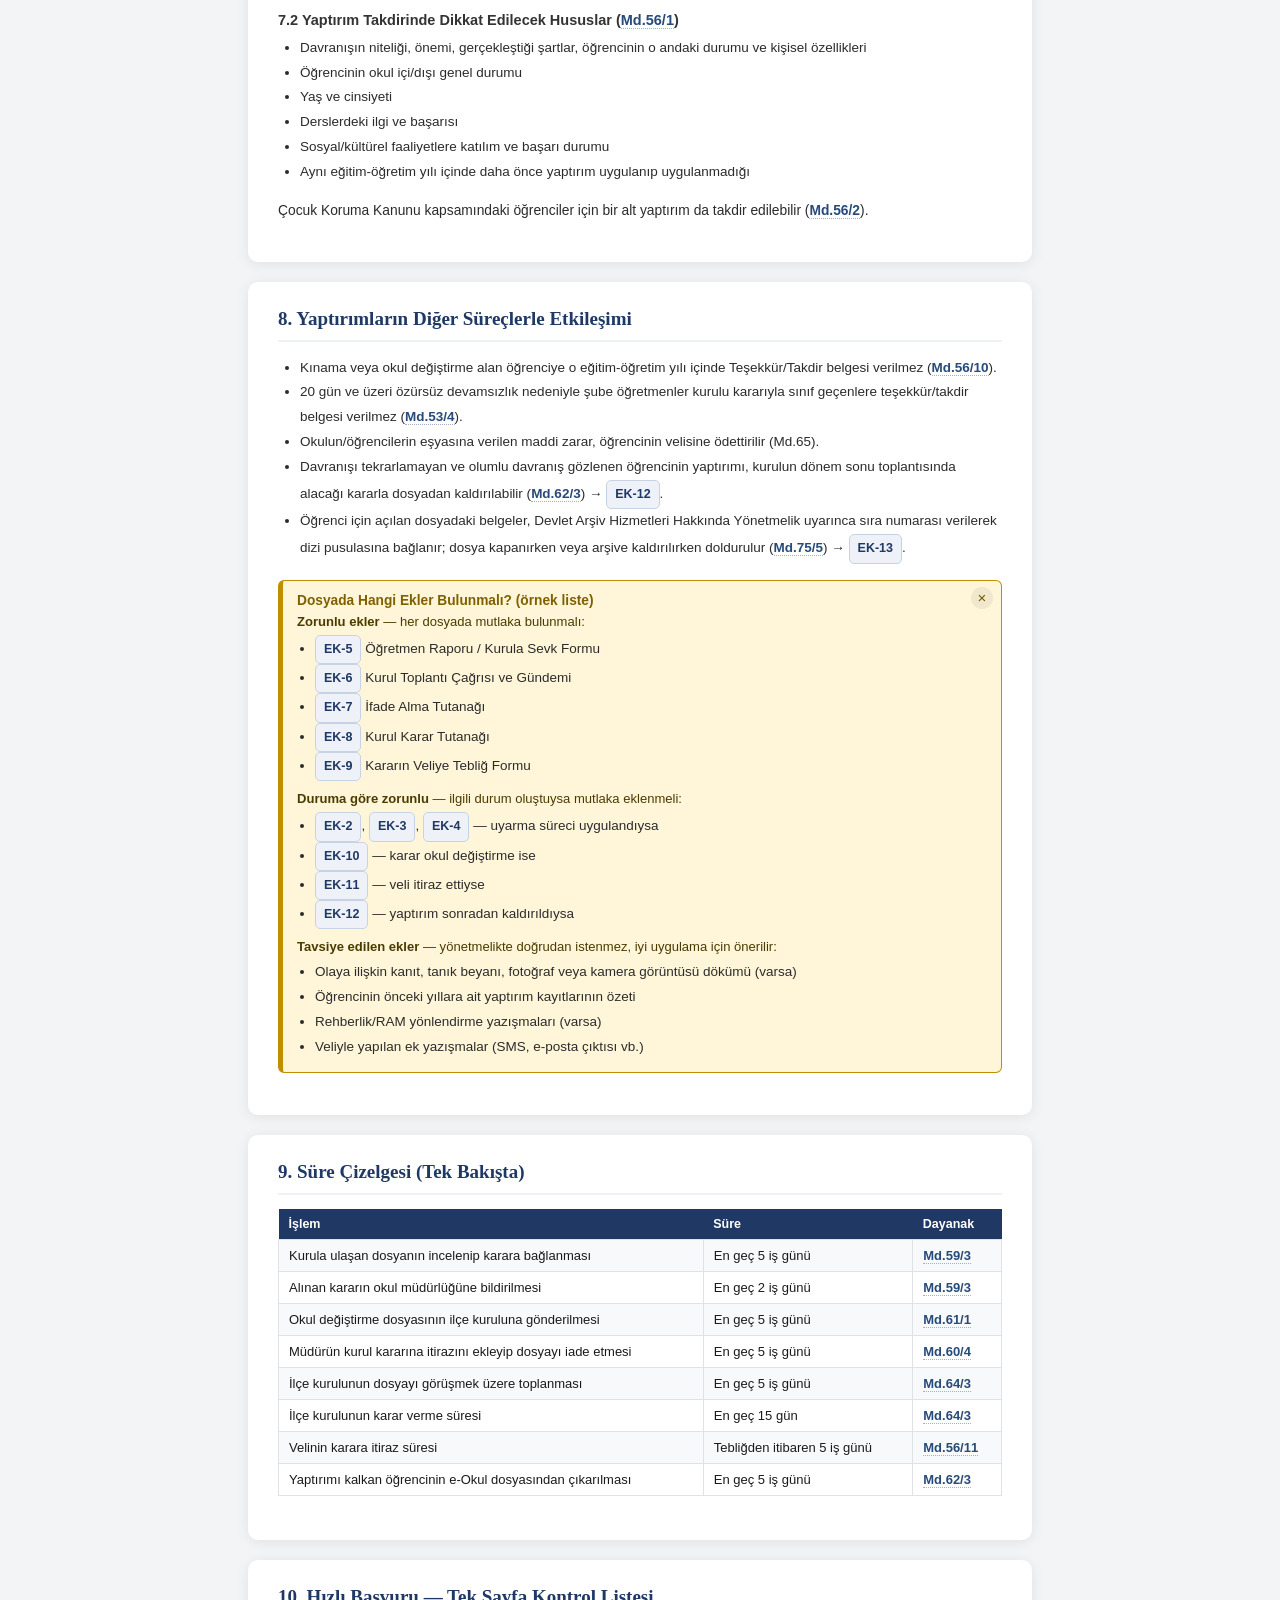
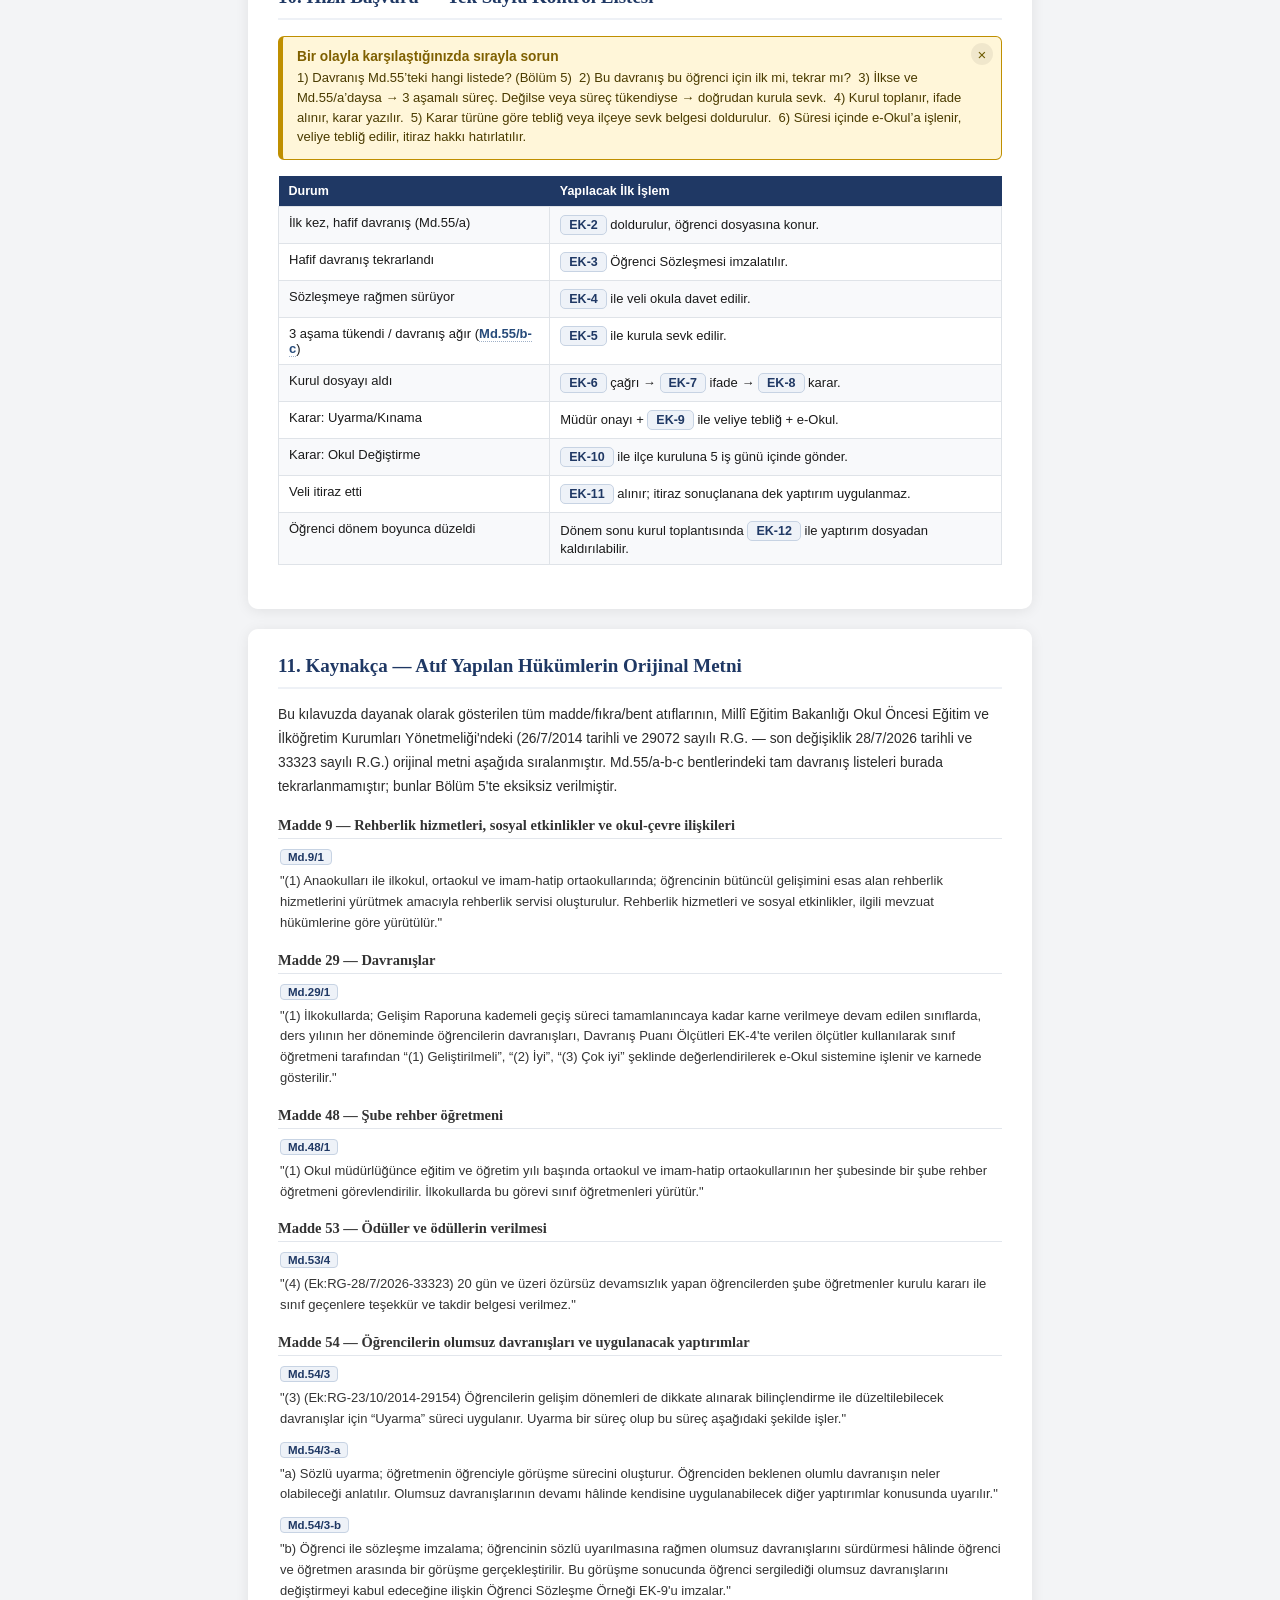
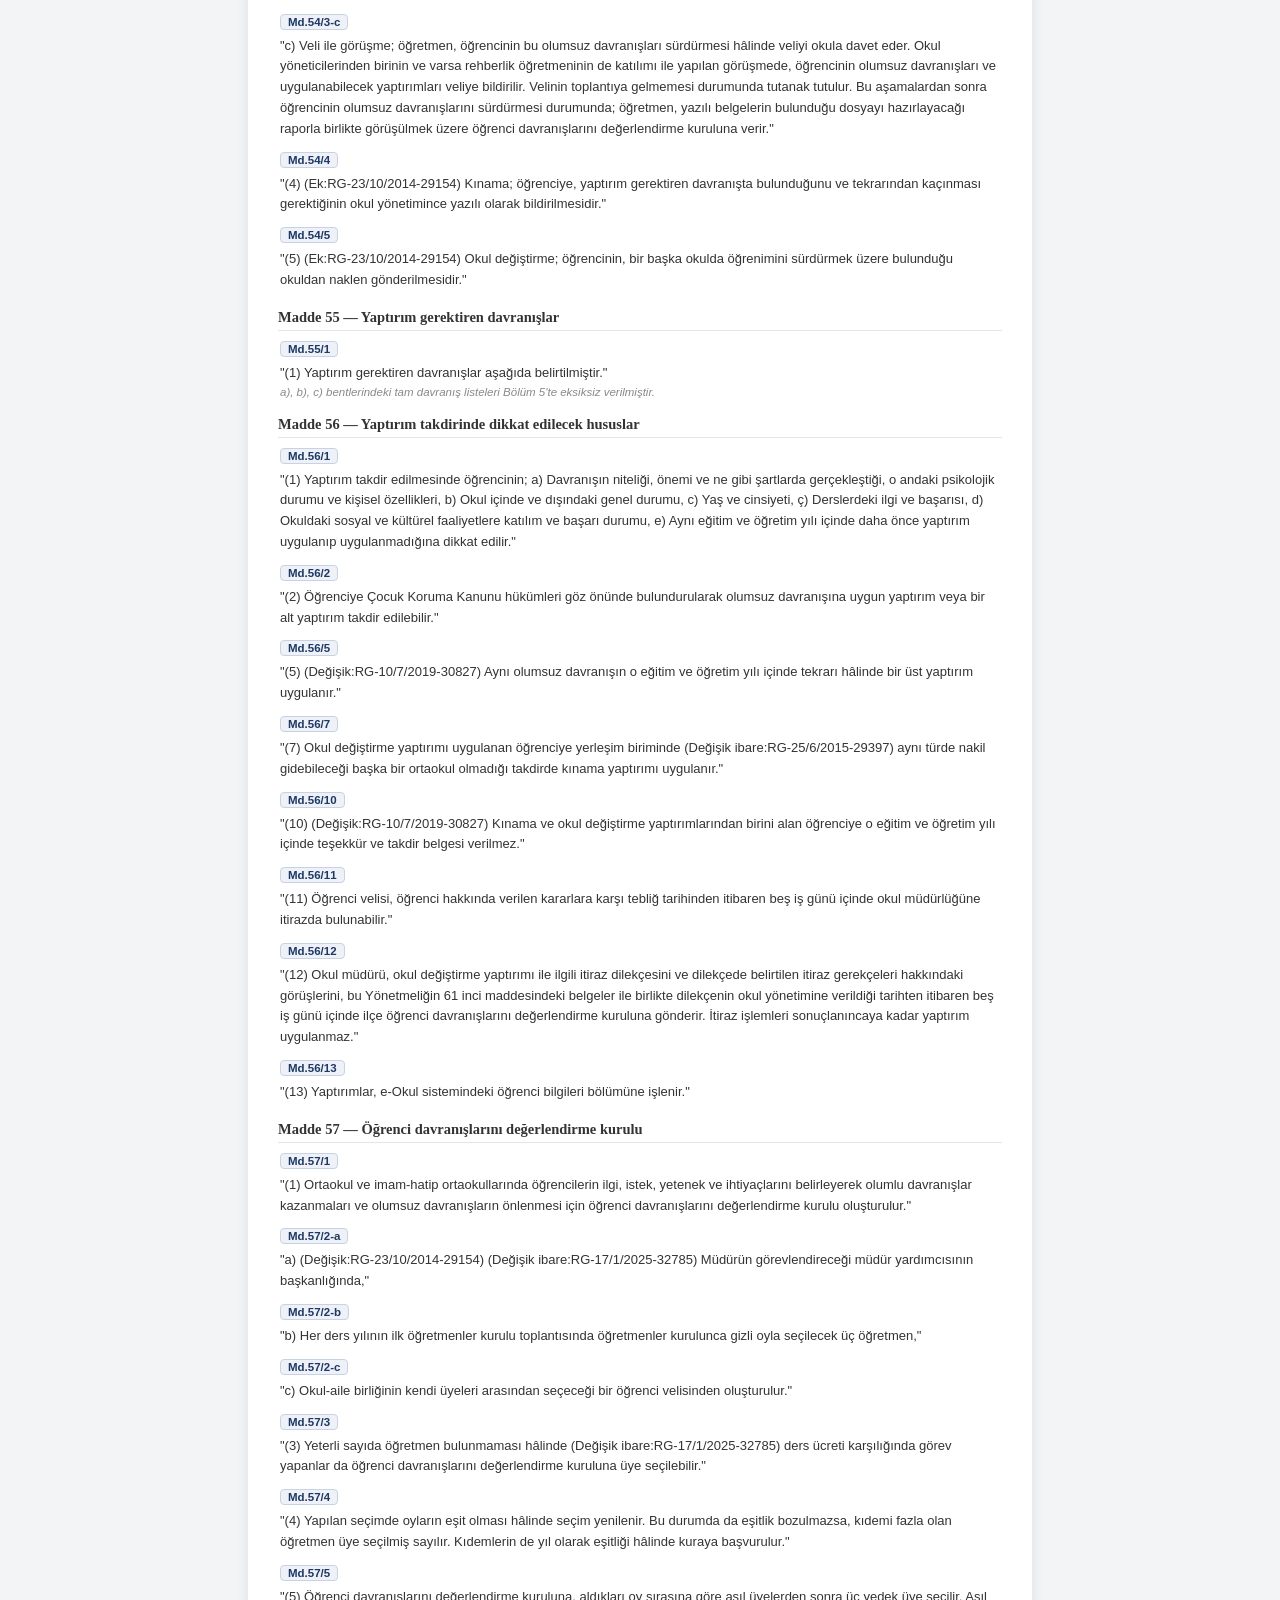
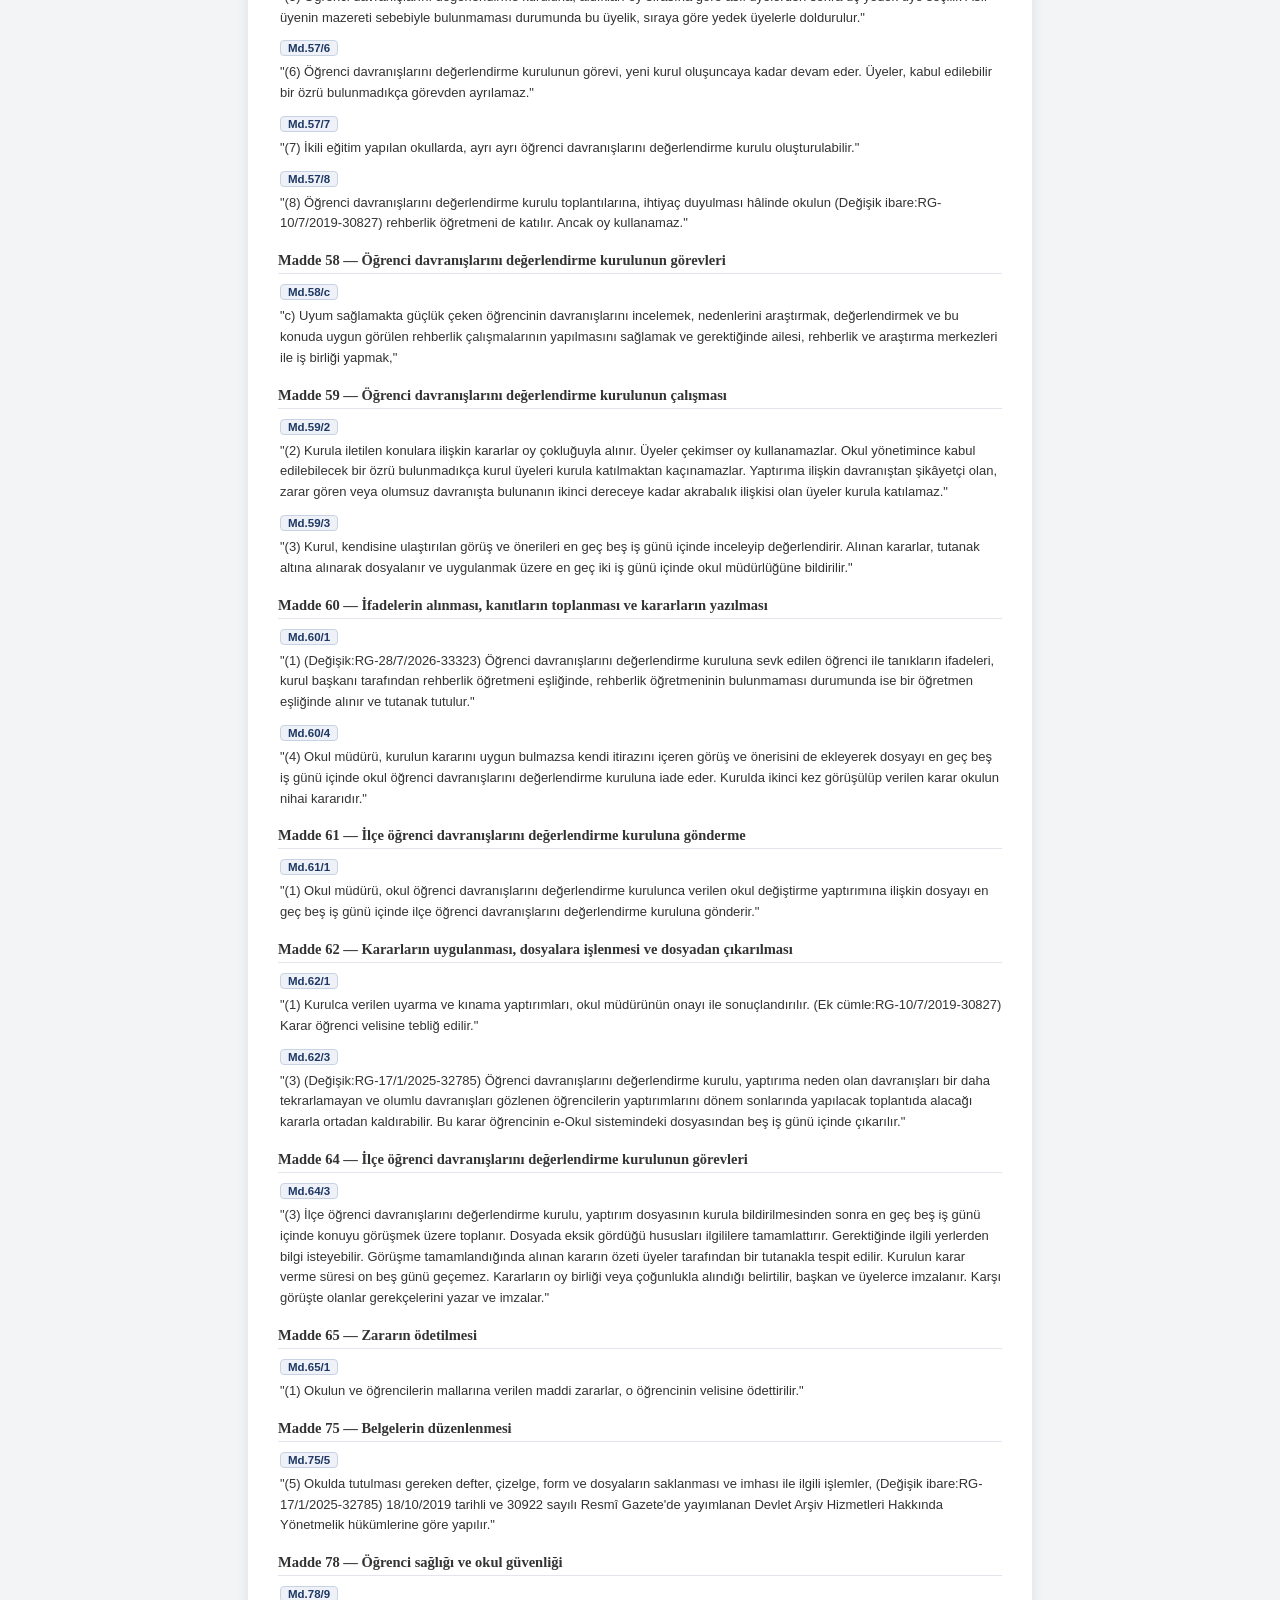
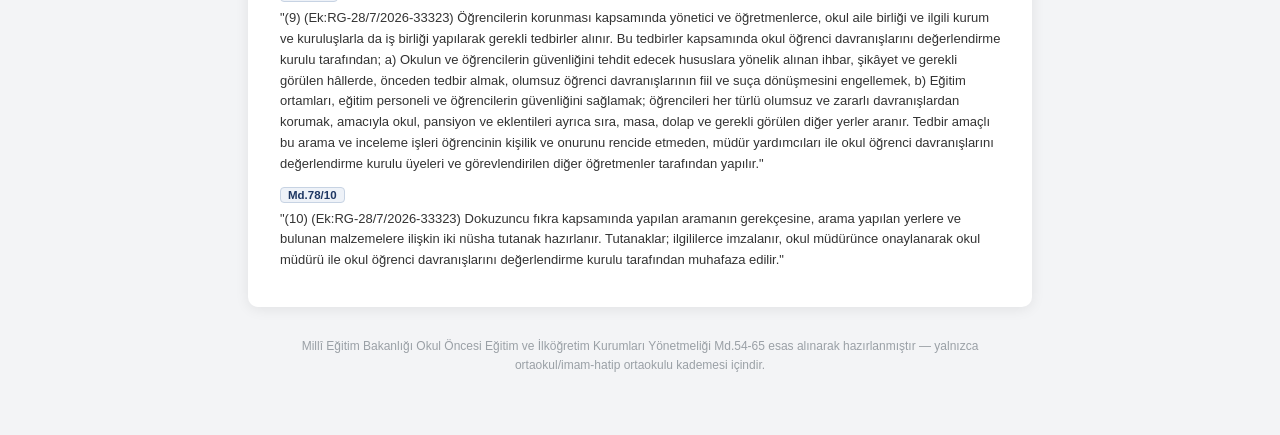
<file: kilavuz.html>
<!DOCTYPE html>
<html lang="tr">
<head>
<meta charset="UTF-8">
<meta name="viewport" content="width=device-width, initial-scale=1">
<title>Uygulama Kılavuzu — İlköğretim Kurumları ÖDDK Kiti</title>
<link rel="stylesheet" href="assets/style.css">
<style>
  body{ background:#f3f4f6; font-family: Arial, Helvetica, sans-serif; padding: 0 0 60px; }
  .topbar{
    background: #1F3864; color:#fff; padding: 16px 0;
  }
  .topbar .wrap{ max-width: 880px; margin:0 auto; padding: 0 18px; display:flex; align-items:center; justify-content:space-between; gap:14px; flex-wrap:wrap;}
  .topbar a.back{ color:#fff; text-decoration:none; font-weight:700; font-size: 13.5px; }
  .topbar a.back:hover{ text-decoration:underline; }
  .topbar button{
    font-family: Arial, sans-serif; font-size: 13px; font-weight:700; padding: 8px 14px;
    border-radius:6px; border:1px solid rgba(255,255,255,0.6); background:transparent; color:#fff; cursor:pointer;
  }
  .article{
    max-width: 820px; margin: 0 auto; padding: 0 18px;
  }
  .cover{ background:#fff; border-radius:10px; box-shadow:0 2px 14px rgba(0,0,0,0.08); padding: 30px 34px; margin: 26px 0 22px;}
  .cover .school-line{ font-size:13pt; }
  .cover h1{ font-family: Georgia, serif; color:#1F3864; font-size: 25px; text-align:left; margin: 14px 0 6px; }
  .cover .sub{ color:#666; font-size:14px; font-style:italic; margin-bottom: 14px;}
  .cover .meta{ font-size: 12.5px; color:#888; line-height:1.7; }
  .cover .warn{ margin-top:14px; background:#fdeee9; border-left:4px solid #c0392b; padding:10px 14px; font-size:12.5px; color:#7a2617; border-radius: 4px;}

  .toc{ background:#fff; border-radius:10px; box-shadow:0 2px 14px rgba(0,0,0,0.08); padding: 20px 26px; margin-bottom: 22px; }
  .toc h2{ font-family: Georgia, serif; color:#1F3864; font-size:16px; margin:0 0 10px;}
  .toc ol{ margin:0; padding-left:20px; font-size:13.5px; line-height:2; }
  .toc a{ color:#274b7a; text-decoration:none; }
  .toc a:hover{ text-decoration:underline; }

  section.card{ background:#fff; border-radius:10px; box-shadow:0 2px 14px rgba(0,0,0,0.08); padding: 26px 30px; margin-bottom: 20px; scroll-margin-top: 16px;}
  section.card h2{ font-family: Georgia, serif; color:#1F3864; font-size:19px; margin: 0 0 14px; border-bottom:2px solid #eef1f6; padding-bottom:10px;}
  section.card h3{ font-size:14.5px; color:#333; margin: 18px 0 8px; }
  section.card p{ font-size: 13.8px; line-height:1.75; color:#2b2b2b; margin: 0 0 12px; }
  section.card ul, section.card ol.plain{ font-size:13.5px; line-height:1.85; color:#2b2b2b; margin: 0 0 14px; padding-left: 22px;}
  section.card table{ width:100%; border-collapse:collapse; margin: 8px 0 18px; font-size:13px; }
  section.card table th{ background:#1F3864; color:#fff; text-align:left; padding:8px 10px; font-size:12.5px;}
  section.card table td{ border:1px solid #dfe3e8; padding:8px 10px; vertical-align:top; }
  section.card table tr:nth-child(even) td{ background:#f8f9fb; }

  .ek-link{
    display:inline-block; background:#eef2f8; color:#1F3864; text-decoration:none; font-weight:700;
    font-size:12.5px; padding: 2px 8px; border-radius:5px; border:1px solid #c7d3e3;
  }
  .ek-link:hover{ background:#dde6f3; }

  .kaynak-jump{
    color:#274b7a; text-decoration:none; border-bottom:1px dotted #9fb0c7; font-weight:600;
    scroll-margin-top: 14px;
  }
  .kaynak-jump:hover{ color:#1F3864; border-bottom-style:solid; }
  .kaynak-item{ scroll-margin-top: 14px; transition: background-color .6s ease; }
  .kaynak-item:target{ background:#fff6d9; border-radius:6px; padding:6px 8px; margin:-6px -8px 10px -8px; }

  .flow-steps{ counter-reset: step; list-style:none; padding-left:0; margin:0 0 16px;}
  .flow-steps li{
    counter-increment: step; position:relative; padding: 6px 0 6px 34px; font-size:13.5px; line-height:1.7; color:#2b2b2b;
  }
  .flow-steps li::before{
    content: counter(step); position:absolute; left:0; top:6px; width:22px; height:22px; border-radius:50%;
    background:#1F3864; color:#fff; font-size:11.5px; font-weight:700; display:flex; align-items:center; justify-content:center;
  }

  .quickref{ width:100%; border-collapse:collapse; font-size:13px; }
  .quickref th{ background:#1F3864; color:#fff; padding:8px 10px; text-align:left;}
  .quickref td{ border:1px solid #dfe3e8; padding:8px 10px;}
  .quickref tr:nth-child(even) td{ background:#f8f9fb; }

  .kaynak-madde{ margin: 18px 0 6px; }
  .kaynak-madde h3{ font-size:14px; color:#1F3864; margin:0 0 8px; padding-bottom:4px; border-bottom:1px solid #e2e6ec; font-family: Georgia, serif;}
  .kaynak-item{ margin: 0 0 10px; padding-left: 2px; }
  .kaynak-ref{
    display:inline-block; font-family: Arial, sans-serif; font-weight:700; font-size:11.5px;
    color:#1F3864; background:#eef2f8; border:1px solid #c7d3e3; border-radius:4px;
    padding: 1px 7px; margin-bottom: 3px;
  }
  .kaynak-text{ font-size:13px; line-height:1.6; color:#333; margin: 3px 0 0; }
  .kaynak-note{ font-size:11.5px; color:#888; font-family: Arial, sans-serif; font-style:italic; margin-top:2px; }

  footer.site{ text-align:center; font-size:12px; color:#9aa0a6; margin-top: 30px; padding: 0 16px; line-height:1.6;}
</style>
</head>
<body>

  <div class="topbar">
    <div class="wrap">
      <a class="back" href="index.html">&larr; Ana Sayfa</a>
      <button type="button" onclick="printForm()">🖨️ Yazdır / PDF Al</button>
    </div>
  </div>

  <div class="article">

    <div class="cover">
      <div class="school-line" id="okulAdi" contenteditable="true" spellcheck="false"></div>
      <div class="school-hint">↑ Farklı okul için bu satırı tıklayıp değiştirebilirsiniz</div>
      <h1>İlköğretim Kurumları ÖDDK Uygulama Kılavuzu</h1>
      <div class="sub">Uyarma – Kınama – Okul Değiştirme Süreçleri için Adım Adım Uygulama Rehberi</div>
      <div class="meta">
        Dayanak: Millî Eğitim Bakanlığı Okul Öncesi Eğitim ve İlköğretim Kurumları Yönetmeliği<br>
        (26/7/2014 tarihli ve 29072 sayılı R.G. — son değişiklik 28/7/2026 tarihli ve 33323 sayılı R.G.)<br>
        İlgili maddeler: 54, 55, 56, 57, 58, 59, 60, 61, 62, 63, 64, 65
      </div>
      <div class="warn">Bu kılavuz yalnızca <strong>ortaokul/imam-hatip ortaokulu</strong> kademesi içindir. Rehber Öğretmen / Psikolojik Danışman kadrosu bulunan veya bulunmayan tüm okullarda kullanılabilir.</div>
    </div>

    <div class="toc">
      <h2>İçindekiler</h2>
      <ol>
        <li><a href="#s1">Amaç, Kapsam ve Yasal Dayanak</a></li>
        <li><a href="#s2">Tanımlar ve Rol Ayrımı</a></li>
        <li><a href="#s3">Kurulun Oluşturulması</a></li>
        <li><a href="#s4">İlk Kez Karşılaşılan Davranışlar İçin Uyarma Süreci</a></li>
        <li><a href="#s5">Hangi Davranış Hangi Yaptırımı Gerektirir?</a></li>
        <li><a href="#s6">Süreç Akışı — Karar Ağacı</a></li>
        <li><a href="#s7">Tekrar Eden Davranışlar İçin Kurallar</a></li>
        <li><a href="#s8">Diğer Süreçlerle Etkileşim</a></li>
        <li><a href="#s9">Süre Çizelgesi</a></li>
        <li><a href="#s10">Hızlı Başvuru — Tek Sayfa Kontrol Listesi</a></li>
        <li><a href="#s11">Kaynakça — Atıf Yapılan Hükümlerin Orijinal Metni</a></li>
      </ol>
    </div>

    <section class="card" id="s1">
      <h2>1. Amaç, Kapsam ve Yasal Dayanak</h2>
      <h3>1.1 Amaç</h3>
      <p>Bu kılavuz, ortaokul/imam-hatip ortaokulu öğrencilerinin olumsuz davranışlarıyla karşılaşıldığında uygulanacak uyarma, kınama ve okul değiştirme süreçlerinin; ilk kez ya da tekrar eden davranışlar için tutarlı, belgeli ve süresi içinde yürütülmesini sağlamak amacıyla hazırlanmıştır.</p>
      <h3>1.2 Kapsam</h3>
      <p>Kılavuz yalnızca ortaokul ve imam-hatip ortaokulu kademesini kapsar. İlkokul kademesinde Yönetmelikte ayrı bir yaptırım sistemi bulunmamaktadır; ilkokulda davranışlar Md.29 uyarınca yalnızca gözlem yoluyla &ldquo;Geliştirilmeli / İyi / Çok iyi&rdquo; şeklinde derecelendirilir, uyarma-kınama-okul değiştirme süreci uygulanmaz.</p>
      <h3>1.3 Yasal Dayanak</h3>
      <p>Millî Eğitim Bakanlığı Okul Öncesi Eğitim ve İlköğretim Kurumları Yönetmeliği, Sekizinci Bölüm (Öğrenci Davranışlarının Değerlendirilmesi), Madde 51-65; ayrıca Md.9 (rehberlik hizmetleri) ve <a href="#kaynak-78-9" class="kaynak-jump">Md.78/9-10</a> (önleyici tedbirler, arama).</p>
      <table>
        <tr><th>Konu</th><th>Madde</th></tr>
        <tr><td>Öğrenci davranışlarını değerlendirme kurulu</td><td>Madde 57, 58, 59</td></tr>
        <tr><td>Uyarma süreci (3 aşamalı)</td><td>Madde 54/3</td></tr>
        <tr><td>Yaptırım gerektiren davranışlar listesi</td><td>Madde 55</td></tr>
        <tr><td>Yaptırım takdirinde dikkat edilecek hususlar</td><td>Madde 56</td></tr>
        <tr><td>İfade alma / kanıt toplama / karar yazımı</td><td>Madde 60</td></tr>
        <tr><td>İlçe kuruluna gönderme</td><td>Madde 61</td></tr>
        <tr><td>Kararın uygulanması, e-Okul&rsquo;a işlenmesi, kaldırılması</td><td>Madde 62</td></tr>
        <tr><td>Zararın ödetilmesi</td><td>Madde 65</td></tr>
      </table>
    </section>

    <section class="card" id="s2">
      <h2>2. Tanımlar ve Rol Ayrımı</h2>
      <h3>2.1 Üç Yaptırım Türü</h3>
      <table>
        <tr><th>Tür</th><th>Açıklama</th></tr>
        <tr><td><strong>Uyarma</strong></td><td>Öğrenciye yaptırım gerektiren davranışta bulunduğunun sözlü/süreçli olarak bildirilmesi; 3 aşamalı bir süreçtir (<a href="#kaynak-54-3" class="kaynak-jump">Md.54/3</a>).</td></tr>
        <tr><td><strong>Kınama</strong></td><td>Öğrenciye, yaptırım gerektiren davranışta bulunduğunun ve tekrarından kaçınması gerektiğinin okul yönetimince <strong>YAZILI</strong> olarak bildirilmesidir (<a href="#kaynak-54-4" class="kaynak-jump">Md.54/4</a>).</td></tr>
        <tr><td><strong>Okul Değiştirme</strong></td><td>Öğrencinin başka bir okulda öğrenimini sürdürmek üzere naklen gönderilmesidir (<a href="#kaynak-54-5" class="kaynak-jump">Md.54/5</a>). İlçe kurulunun onayı gerekir.</td></tr>
      </table>

      <h3>2.2 &ldquo;Rehber Öğretmen / Psikolojik Danışman&rdquo; ile &ldquo;Şube Rehber Öğretmeni&rdquo; Karıştırılmamalıdır</h3>
      <div class="note-box">
        <div class="note-title">Rehber Öğretmen / Psikolojik Danışman Kadrosu Bulunmadığında</div>
        <div class="note-text">Yönetmelikte iki farklı görev geçer: <strong>(1) &ldquo;Rehber öğretmen / psikolojik danışman ve rehberlik servisi&rdquo;</strong> = okulun psikolojik danışmanlık birimi. Yönetmelik bu görevlinin katılımını çoğu yerde &ldquo;varsa&rdquo; şartına bağlamıştır (<a href="#kaynak-54-3-c" class="kaynak-jump">Md.54/3-c</a>) veya bulunmadığı hâli ayrıca düzenlemiştir (<a href="#kaynak-60-1" class="kaynak-jump">Md.60/1</a>: &ldquo;bulunmaması durumunda bir öğretmen eşliğinde&rdquo;). <strong>(2) &ldquo;Şube rehber öğretmeni&rdquo;</strong> = Md.48 uyarınca her şubede görevlendirilen normal bir öğretmendir; bu görev mevcut sınıf/branş öğretmenlerinden biri tarafından yürütülür ve rehber öğretmen/psikolojik danışman kadrosunun bulunup bulunmamasından etkilenmez.</div>
      </div>
      <p>Bu kılavuzdaki tüm belgelerde &ldquo;Rehber Öğretmen / Psikolojik Danışman&rdquo; alanı, kadro bulunmadığında müdürün göstereceği bir öğretmen ile doldurulacak şekilde düzenlenmiştir.</p>

      <h3>2.3 Rehberlik Hizmeti Yükümlülüğü Ortadan Kalkmaz</h3>
      <p>Md.9 uyarınca okulda rehberlik hizmetlerini yürütmek üzere bir rehberlik servisi oluşturulması zorunludur; kadrolu danışman bulunmaması bu servisin varlığını değil, kimin hizmet vereceğini etkiler. İhtiyaç hâlinde il/ilçe Rehberlik ve Araştırma Merkezi (RAM) ile hizmet alımı/yönlendirme yoluyla iş birliği yapılması, ayrıca Md.58/c gereği uyum güçlüğü çeken öğrenciler için RAM ile koordinasyon kurulması önerilir.</p>
    </section>

    <section class="card" id="s3">
      <h2>3. Öğrenci Davranışlarını Değerlendirme Kurulunun Oluşturulması <span style="font-weight:400; font-size:13px; color:#888;">(Md.57)</span></h2>
      <p>Kurulunuz henüz oluşturulmadığı için bu bölüm adım adım kuruluş sürecini açıklar. İlgili belge: <a class="ek-link" href="ek/ek-01.html">EK-1</a></p>
      <h3>3.1 Kurulun Üyeleri</h3>
      <table>
        <tr><th>Görev</th><th>Nasıl Belirlenir</th></tr>
        <tr><td>Başkan</td><td>Müdürün görevlendireceği bir müdür yardımcısı (<a href="#kaynak-57-2-a" class="kaynak-jump">Md.57/2-a</a>)</td></tr>
        <tr><td>3 Öğretmen Üye</td><td>Her ders yılının İLK öğretmenler kurulu toplantısında, öğretmenler kurulunca GİZLİ OYLA seçilir (<a href="#kaynak-57-2-b" class="kaynak-jump">Md.57/2-b</a>). Yeterli öğretmen yoksa ücretli okutanlar da aday olabilir (<a href="#kaynak-57-3" class="kaynak-jump">Md.57/3</a>).</td></tr>
        <tr><td>1 Veli Üyesi</td><td>Okul-Aile Birliği kendi üyeleri arasından seçer (<a href="#kaynak-57-2-c" class="kaynak-jump">Md.57/2-c</a>).</td></tr>
        <tr><td>3 Yedek Üye</td><td>Öğretmen seçiminde en çok oy alan sıradaki adaylardan belirlenir (<a href="#kaynak-57-5" class="kaynak-jump">Md.57/5</a>).</td></tr>
      </table>
      <h3>3.2 Kuruluş Adımları</h3>
      <ol class="flow-steps">
        <li>Eylül ayında yapılacak ilk öğretmenler kurulu gündemine &ldquo;Öğrenci Davranışlarını Değerlendirme Kurulu üye seçimi&rdquo; maddesi eklenir.</li>
        <li>Gizli oylama yapılır; en çok oyu alan 3 öğretmen asıl, sonraki 3 kişi yedek üye olur. Oy eşitliğinde seçim yenilenir; yine eşitse kıdemli öğretmen seçilmiş sayılır, kıdem de eşitse kura çekilir (<a href="#kaynak-57-4" class="kaynak-jump">Md.57/4</a>).</li>
        <li>Müdür, başkanlık edecek müdür yardımcısını görevlendirir.</li>
        <li>Okul-Aile Birliği, kendi üyeleri arasından bir veli üyeyi bildirir.</li>
        <li>Tüm sonuçlar <a class="ek-link" href="ek/ek-01.html">EK-1</a> &ldquo;Kurul Oluşturma Tutanağı&rdquo;na işlenir, öğretmenler kurulu tutanağına eklenir ve okul müdürünce onaylanır.</li>
        <li>Kurulun görevi, yeni kurul oluşana kadar devam eder; üyeler kabul edilebilir bir özrü olmadıkça görevden ayrılamaz (<a href="#kaynak-57-6" class="kaynak-jump">Md.57/6</a>).</li>
      </ol>
      <h3>3.3 Diğer Kurallar</h3>
      <ul>
        <li>İkili eğitim yapılan okullarda istenirse ayrı ayrı kurul oluşturulabilir (<a href="#kaynak-57-7" class="kaynak-jump">Md.57/7</a>).</li>
        <li>Rehber Öğretmen / Psikolojik Danışman (varsa) toplantılara ihtiyaç hâlinde katılabilir ancak oy kullanamaz (<a href="#kaynak-57-8" class="kaynak-jump">Md.57/8</a>); kadro bulunmadığında bu madde uygulanmaz.</li>
        <li>Şikâyetçi/zarar gören/olumsuz davranışta bulunanla ikinci dereceye kadar akrabalığı olan üyeler o toplantıya katılamaz (<a href="#kaynak-59-2" class="kaynak-jump">Md.59/2</a>).</li>
      </ul>
    </section>

    <section class="card" id="s4">
      <h2>4. İlk Kez Karşılaşılan Davranışlar İçin Uyarma Süreci <span style="font-weight:400; font-size:13px; color:#888;">(<a href="#kaynak-54-3" class="kaynak-jump">Md.54/3</a>)</span></h2>
      <p>Md.55/a&rsquo;da sayılan &ldquo;uyarma yaptırımını gerektiren davranışlar&rdquo; ilk kez gözlendiğinde doğrudan kurula sevk edilmez; önce aşağıdaki 3 aşamalı süreç uygulanır. Amaç, davranışı bilinçlendirme yoluyla düzeltmektir.</p>
      <table>
        <tr><th>Aşama</th><th>Ne Yapılır</th><th>Belge</th></tr>
        <tr><td>1</td><td>Öğretmen, davranış gözlendiği an öğrenciyle birebir görüşme yapar; beklenen olumlu davranış anlatılır, devamı hâlinde uygulanabilecek yaptırımlar hakkında sözlü bilgi verilir (<a href="#kaynak-54-3-a" class="kaynak-jump">Md.54/3-a</a>).</td><td><a class="ek-link" href="ek/ek-02.html">EK-2</a></td></tr>
        <tr><td>2</td><td>Davranış sözlü uyarıya rağmen sürerse; öğretmen ve öğrenci arasında görüşme yapılır, öğrenci davranışını değiştirmeyi kabul ettiğine ilişkin sözleşmeyi imzalar (<a href="#kaynak-54-3-b" class="kaynak-jump">Md.54/3-b</a>).</td><td><a class="ek-link" href="ek/ek-03.html">EK-3</a></td></tr>
        <tr><td>3</td><td>Davranış sözleşmeye rağmen sürerse; öğretmen veliyi okula davet eder, bir okul yöneticisi (Rehber Öğretmen/Psikolojik Danışman varsa o da) katılımıyla görüşme yapılır.</td><td><a class="ek-link" href="ek/ek-04.html">EK-4</a></td></tr>
      </table>
      <p>Bu üç aşamaya rağmen davranış sürerse, öğretmen yazılı belgelerin bulunduğu dosyayı bir raporla birlikte hazırlayarak Öğrenci Davranışlarını Değerlendirme Kuruluna sevk eder (<a href="#kaynak-54-3-c" class="kaynak-jump">Md.54/3-c</a>, son cümle). Kullanılacak belge: <a class="ek-link" href="ek/ek-05.html">EK-5</a>.</p>
      <div class="note-box">
        <div class="note-title">Dikkat</div>
        <div class="note-text">Bu 3 aşamalı süreç yalnızca Md.55/a&rsquo;daki &ldquo;uyarma&rdquo; düzeyi davranışlar içindir. Md.55/b (kınama) veya Md.55/c (okul değiştirme) listesindeki bir davranışla karşılaşırsanız bu aşamaları BEKLEMEYİN — doğrudan kurula sevk edin.</div>
      </div>
    </section>

    <section class="card" id="s5">
      <h2>5. Hangi Davranış Hangi Yaptırımı Gerektirir? <span style="font-weight:400; font-size:13px; color:#888;">(Md.55)</span></h2>
      <p>Aşağıdaki üç liste Yönetmelik Md.55&rsquo;in birebir özetidir. Öğrencinin davranışını bu listelerden birinde bulun; hangi sütunda ise uygulanacak süreç ona göre belirlenir.</p>

      <h3>5.1 Uyarma Gerektiren Davranışlar (Md.55/a) — önce 3 aşamalı süreç</h3>
      <ul>
        <li>Derse/etkinliklere vaktinde gelmemeyi tekrar etmek</li>
        <li>Devamsızlığı belgelendirmemek, izin süresini özürsüz uzatmak</li>
        <li>Yatılı bölge ortaokullarında dolabı amacı dışı kullanmak</li>
        <li>Okula yasaklanmış malzeme getirmek ve kullanmak</li>
        <li>Yalan söylemek</li>
        <li>Duvar, sıra, okul çevresini kirletmek</li>
        <li>Görgü kurallarına uymamak</li>
        <li>Ödünç alınan kitap/araç/gereci zamanında teslim etmemek</li>
        <li>Kılık kıyafet kurallarına uymamak</li>
      </ul>

      <h3>5.2 Kınama Gerektiren Davranışlar (Md.55/b) — doğrudan kurula sevk</h3>
      <ul>
        <li>Yöneticilere, öğretmenlere, arkadaşlarına kaba/saygısız davranmak</li>
        <li>Ders ortamını bozmak, ders/etkinlikleri engellemek</li>
        <li>Okul yönetimini yanlış bilgilendirmeyi, yalanı alışkanlık hâline getirmek</li>
        <li>Törenlere özürsüz katılmamak, uygunsuz davranmak</li>
        <li>Okulda/okul dışında sigara içmek</li>
        <li>Resmî evrakta değişiklik yapmak</li>
        <li>Okulda kavga etmek</li>
        <li>Sınıfta cep telefonu kullanmak</li>
        <li>Başkasının malını izinsiz almak</li>
        <li>Okul/öğrenci eşyasına kasıtlı zarar vermek</li>
        <li>Kılık kıyafet kurallarına uymamakta ısrar etmek</li>
        <li>Okul mekân/malzemesini izinsiz ve amaç dışı kullanmak</li>
        <li>Yatılı bölge ortaokulunda izinsiz okulu terk etmek/gece dışarıda kalmak</li>
        <li>Sınavda kopya çekmek/vermek</li>
        <li>Akranların sosyal-duygusal gelişimini olumsuz etkileyecek davranışı alışkanlık hâline getirmek</li>
        <li>Bilişim araçlarını belirlenen usule aykırı kullanmak</li>
      </ul>

      <h3>5.3 Okul Değiştirme Gerektiren Davranışlar (Md.55/c) — doğrudan kurula sevk + ilçe onayı</h3>
      <ul>
        <li>Anayasal temel ilkelere aykırı davranışlarda bulunmak/bulundurmaya zorlamak</li>
        <li>Sarkıntılık, hakaret, iftira, tehdit, taciz etmek veya kışkırtmak</li>
        <li>Okula yaralayıcı/öldürücü alet getirmek, bulundurmak</li>
        <li>Okul ve çevresinde kasıtlı yangın çıkarmak</li>
        <li>Mekân/malzemeyi amaç dışı kullanmayı alışkanlık hâline getirmek</li>
        <li>Siyasi parti/sendika propagandası yapmak, eylemlere katılmak</li>
        <li>Kurum/örgüt adına izinsiz yardım/para toplamak</li>
        <li>Kişi/grupları dil, ırk, cinsiyet, düşünce, inanca göre ayırmak, kötülemek</li>
        <li>Malına zarar vermeyi/izinsiz almayı alışkanlık hâline getirmek</li>
        <li>Okul mal varlığını tahrip etmeyi alışkanlık hâline getirmek</li>
        <li>Ders/sınavların yapılmasına engel olmak</li>
        <li>Yöneticilere, öğretmenlere, personele, arkadaşlarına şiddet uygulamak/kışkırtmak</li>
        <li>Yatılı bölge ortaokulunda geceyi izinsiz dışarıda geçirmeyi alışkanlık hâline getirmek</li>
        <li>Okulla ilişiği olmayan kişileri barındırmak</li>
        <li>Sınava başkasını sokmak/başkası yerine girmek</li>
        <li>Alkol/bağımlılık yapan madde kullanmak veya kullanmaya teşvik etmek</li>
        <li>Dijital araç/sosyal medya ile kişilik haklarını ihlal edecek kayıt/yayın yapmak</li>
      </ul>
      <div class="note-box">
        <div class="note-title">Nakil gidilecek okul yoksa (<a href="#kaynak-56-7" class="kaynak-jump">Md.56/7</a>)</div>
        <div class="note-text">Okul değiştirme yaptırımı gerektiren bir davranış tespit edilse dahi, öğrencinin yerleşim biriminde nakledilebileceği başka bir ortaokul yoksa yaptırım bir alt derece olan KINAMA olarak uygulanır.</div>
      </div>
    </section>

    <section class="card" id="s6">
      <h2>6. Süreç Akışı — Karar Ağacı</h2>
      <p>Bu akışın görsel hâlini <a href="index.html#belgeler">ana sayfadaki tıklanabilir şemada</a> da bulabilirsiniz.</p>
      <h3>YOL A — Md.55/a Listesindeki (Uyarma Düzeyi) Bir Davranışla İLK KEZ Karşılaşıldı</h3>
      <ol class="flow-steps">
        <li>Bölüm 4&rsquo;teki 3 aşamalı süreci uygulayın: Sözlü uyarı (<a class="ek-link" href="ek/ek-02.html">EK-2</a>) → Sözleşme (<a class="ek-link" href="ek/ek-03.html">EK-3</a>) → Veli görüşmesi (<a class="ek-link" href="ek/ek-04.html">EK-4</a>).</li>
        <li>Süreç sonunda davranış düzeldiyse: dosyaya kaldırılır, ek işlem gerekmez.</li>
        <li>Süreç sonunda davranış sürüyorsa: <a class="ek-link" href="ek/ek-05.html">EK-5</a> ile kurula sevk edin → YOL B&rsquo;nin 3. adımından devam edin.</li>
      </ol>
      <h3>YOL B — Md.55/b veya Md.55/c Listesindeki Bir Davranış ya da YOL A&rsquo;nın Sonu</h3>
      <ol class="flow-steps">
        <li>Olay/şikâyet okul müdürüne ya da doğrudan kurula bildirilir; öğretmen raporu ve dosya hazırlanır (<a class="ek-link" href="ek/ek-05.html">EK-5</a>).</li>
        <li>Kurul başkanı, en geç 5 iş günü içinde kurulu toplantıya çağırır → <a class="ek-link" href="ek/ek-06.html">EK-6</a>.</li>
        <li>Öğrenci ve varsa tanıkların ifadeleri, kurul başkanınca (Rehber Öğretmen/Psikolojik Danışman yoksa görevlendirilecek bir öğretmen eşliğinde) alınır ve tutanağa geçirilir (<a href="#kaynak-60-1" class="kaynak-jump">Md.60/1-2</a>) → <a class="ek-link" href="ek/ek-07.html">EK-7</a>.</li>
        <li>Kurul, kendisine ulaşan dosyayı en geç 5 iş günü içinde inceler ve karara bağlar (<a href="#kaynak-59-3" class="kaynak-jump">Md.59/3</a>) → <a class="ek-link" href="ek/ek-08.html">EK-8</a>.</li>
        <li>Karar UYARMA veya KINAMA ise: okul müdürünün onayından sonra sonuçlanır, veliye tebliğ edilir (<a href="#kaynak-62-1" class="kaynak-jump">Md.62/1</a>) → <a class="ek-link" href="ek/ek-09.html">EK-9</a>.</li>
        <li>Karar OKUL DEĞİŞTİRME ise: dosya en geç 5 iş günü içinde İlçe Öğrenci Davranışlarını Değerlendirme Kuruluna gönderilir (<a href="#kaynak-61-1" class="kaynak-jump">Md.61/1</a>) → <a class="ek-link" href="ek/ek-10.html">EK-10</a>. İlçe kurulu en geç 15 gün içinde karar verir (<a href="#kaynak-64-3" class="kaynak-jump">Md.64/3</a>).</li>
        <li>Karar, e-Okul sistemindeki öğrenci bilgileri bölümüne işlenir (<a href="#kaynak-56-13" class="kaynak-jump">Md.56/13</a>).</li>
        <li>Veli, tebliğ tarihinden itibaren 5 iş günü içinde okul müdürlüğüne itiraz edebilir (<a href="#kaynak-56-11" class="kaynak-jump">Md.56/11</a>) → <a class="ek-link" href="ek/ek-11.html">EK-11</a>. İtiraz sonuçlanana kadar yaptırım uygulanmaz (<a href="#kaynak-56-12" class="kaynak-jump">Md.56/12</a>).</li>
      </ol>
    </section>

    <section class="card" id="s7">
      <h2>7. Tekrar Eden Davranışlar İçin Kurallar</h2>
      <h3>7.1 Bir Üst Yaptırım Kuralı (<a href="#kaynak-56-5" class="kaynak-jump">Md.56/5</a>)</h3>
      <p>Aynı olumsuz davranışın AYNI EĞİTİM VE ÖĞRETİM YILI İÇİNDE tekrarı hâlinde bir üst yaptırım uygulanır:</p>
      <table>
        <tr><th>Sıra</th><th>Uygulanan Yaptırım</th></tr>
        <tr><td>1. kez</td><td>Uyarma süreci (Md.55/a davranışıysa) veya ilgili doğrudan yaptırım</td></tr>
        <tr><td>Tekrarında</td><td>Uyarma → Kınama</td></tr>
        <tr><td>Tekrarında</td><td>Kınama → Okul Değiştirme</td></tr>
      </table>
      <div class="note-box">
        <div class="note-title">Takip Sorumluluğu</div>
        <div class="note-text">Bir öğrencinin o eğitim-öğretim yılı içinde aldığı tüm uyarı/sözleşme/kınama kayıtları, kurul başkanı tarafından öğrenci bazlı bir dosyada izlenmelidir. Yeni bir olayla karşılaşıldığında önce bu dosyaya bakılarak &ldquo;ilk mi, tekrar mı&rdquo; olduğu tespit edilir.</div>
      </div>
      <h3>7.2 Yaptırım Takdirinde Dikkat Edilecek Hususlar (<a href="#kaynak-56-1" class="kaynak-jump">Md.56/1</a>)</h3>
      <ul>
        <li>Davranışın niteliği, önemi, gerçekleştiği şartlar, öğrencinin o andaki durumu ve kişisel özellikleri</li>
        <li>Öğrencinin okul içi/dışı genel durumu</li>
        <li>Yaş ve cinsiyeti</li>
        <li>Derslerdeki ilgi ve başarısı</li>
        <li>Sosyal/kültürel faaliyetlere katılım ve başarı durumu</li>
        <li>Aynı eğitim-öğretim yılı içinde daha önce yaptırım uygulanıp uygulanmadığı</li>
      </ul>
      <p>Çocuk Koruma Kanunu kapsamındaki öğrenciler için bir alt yaptırım da takdir edilebilir (<a href="#kaynak-56-2" class="kaynak-jump">Md.56/2</a>).</p>
    </section>

    <section class="card" id="s8">
      <h2>8. Yaptırımların Diğer Süreçlerle Etkileşimi</h2>
      <ul>
        <li>Kınama veya okul değiştirme alan öğrenciye o eğitim-öğretim yılı içinde Teşekkür/Takdir belgesi verilmez (<a href="#kaynak-56-10" class="kaynak-jump">Md.56/10</a>).</li>
        <li>20 gün ve üzeri özürsüz devamsızlık nedeniyle şube öğretmenler kurulu kararıyla sınıf geçenlere teşekkür/takdir belgesi verilmez (<a href="#kaynak-53-4" class="kaynak-jump">Md.53/4</a>).</li>
        <li>Okulun/öğrencilerin eşyasına verilen maddi zarar, öğrencinin velisine ödettirilir (Md.65).</li>
        <li>Davranışı tekrarlamayan ve olumlu davranış gözlenen öğrencinin yaptırımı, kurulun dönem sonu toplantısında alacağı kararla dosyadan kaldırılabilir (<a href="#kaynak-62-3" class="kaynak-jump">Md.62/3</a>) → <a class="ek-link" href="ek/ek-12.html">EK-12</a>.</li>
        <li>Öğrenci için açılan dosyadaki belgeler, Devlet Arşiv Hizmetleri Hakkında Yönetmelik uyarınca sıra numarası verilerek dizi pusulasına bağlanır; dosya kapanırken veya arşive kaldırılırken doldurulur (<a href="#kaynak-75-5" class="kaynak-jump">Md.75/5</a>) → <a class="ek-link" href="ek/ek-13.html">EK-13</a>.</li>
      </ul>
      <div class="note-box">
        <div class="note-title">Dosyada Hangi Ekler Bulunmalı? (örnek liste)</div>
        <div class="note-text">
          <strong>Zorunlu ekler</strong> &mdash; her dosyada mutlaka bulunmalı:
          <ul style="margin:4px 0 8px 18px; padding:0;">
            <li><a class="ek-link" href="ek/ek-05.html">EK-5</a> Öğretmen Raporu / Kurula Sevk Formu</li>
            <li><a class="ek-link" href="ek/ek-06.html">EK-6</a> Kurul Toplantı Çağrısı ve Gündemi</li>
            <li><a class="ek-link" href="ek/ek-07.html">EK-7</a> İfade Alma Tutanağı</li>
            <li><a class="ek-link" href="ek/ek-08.html">EK-8</a> Kurul Karar Tutanağı</li>
            <li><a class="ek-link" href="ek/ek-09.html">EK-9</a> Kararın Veliye Tebliğ Formu</li>
          </ul>
          <strong>Duruma göre zorunlu</strong> &mdash; ilgili durum oluştuysa mutlaka eklenmeli:
          <ul style="margin:4px 0 8px 18px; padding:0;">
            <li><a class="ek-link" href="ek/ek-02.html">EK-2</a>, <a class="ek-link" href="ek/ek-03.html">EK-3</a>, <a class="ek-link" href="ek/ek-04.html">EK-4</a> &mdash; uyarma süreci uygulandıysa</li>
            <li><a class="ek-link" href="ek/ek-10.html">EK-10</a> &mdash; karar okul değiştirme ise</li>
            <li><a class="ek-link" href="ek/ek-11.html">EK-11</a> &mdash; veli itiraz ettiyse</li>
            <li><a class="ek-link" href="ek/ek-12.html">EK-12</a> &mdash; yaptırım sonradan kaldırıldıysa</li>
          </ul>
          <strong>Tavsiye edilen ekler</strong> &mdash; yönetmelikte doğrudan istenmez, iyi uygulama için önerilir:
          <ul style="margin:4px 0 0 18px; padding:0;">
            <li>Olaya ilişkin kanıt, tanık beyanı, fotoğraf veya kamera görüntüsü dökümü (varsa)</li>
            <li>Öğrencinin önceki yıllara ait yaptırım kayıtlarının özeti</li>
            <li>Rehberlik/RAM yönlendirme yazışmaları (varsa)</li>
            <li>Veliyle yapılan ek yazışmalar (SMS, e-posta çıktısı vb.)</li>
          </ul>
        </div>
      </div>
    </section>

    <section class="card" id="s9">
      <h2>9. Süre Çizelgesi (Tek Bakışta)</h2>
      <table class="quickref">
        <tr><th>İşlem</th><th>Süre</th><th>Dayanak</th></tr>
        <tr><td>Kurula ulaşan dosyanın incelenip karara bağlanması</td><td>En geç 5 iş günü</td><td><a href="#kaynak-59-3" class="kaynak-jump">Md.59/3</a></td></tr>
        <tr><td>Alınan kararın okul müdürlüğüne bildirilmesi</td><td>En geç 2 iş günü</td><td><a href="#kaynak-59-3" class="kaynak-jump">Md.59/3</a></td></tr>
        <tr><td>Okul değiştirme dosyasının ilçe kuruluna gönderilmesi</td><td>En geç 5 iş günü</td><td><a href="#kaynak-61-1" class="kaynak-jump">Md.61/1</a></td></tr>
        <tr><td>Müdürün kurul kararına itirazını ekleyip dosyayı iade etmesi</td><td>En geç 5 iş günü</td><td><a href="#kaynak-60-4" class="kaynak-jump">Md.60/4</a></td></tr>
        <tr><td>İlçe kurulunun dosyayı görüşmek üzere toplanması</td><td>En geç 5 iş günü</td><td><a href="#kaynak-64-3" class="kaynak-jump">Md.64/3</a></td></tr>
        <tr><td>İlçe kurulunun karar verme süresi</td><td>En geç 15 gün</td><td><a href="#kaynak-64-3" class="kaynak-jump">Md.64/3</a></td></tr>
        <tr><td>Velinin karara itiraz süresi</td><td>Tebliğden itibaren 5 iş günü</td><td><a href="#kaynak-56-11" class="kaynak-jump">Md.56/11</a></td></tr>
        <tr><td>Yaptırımı kalkan öğrencinin e-Okul dosyasından çıkarılması</td><td>En geç 5 iş günü</td><td><a href="#kaynak-62-3" class="kaynak-jump">Md.62/3</a></td></tr>
      </table>
    </section>

    <section class="card" id="s10">
      <h2>10. Hızlı Başvuru — Tek Sayfa Kontrol Listesi</h2>
      <div class="note-box">
        <div class="note-title">Bir olayla karşılaştığınızda sırayla sorun</div>
        <div class="note-text">1) Davranış Md.55&rsquo;teki hangi listede? (Bölüm 5)&nbsp; 2) Bu davranış bu öğrenci için ilk mi, tekrar mı?&nbsp; 3) İlkse ve Md.55/a&rsquo;daysa → 3 aşamalı süreç. Değilse veya süreç tükendiyse → doğrudan kurula sevk.&nbsp; 4) Kurul toplanır, ifade alınır, karar yazılır.&nbsp; 5) Karar türüne göre tebliğ veya ilçeye sevk belgesi doldurulur.&nbsp; 6) Süresi içinde e-Okul&rsquo;a işlenir, veliye tebliğ edilir, itiraz hakkı hatırlatılır.</div>
      </div>
      <table class="quickref">
        <tr><th>Durum</th><th>Yapılacak İlk İşlem</th></tr>
        <tr><td>İlk kez, hafif davranış (Md.55/a)</td><td><a class="ek-link" href="ek/ek-02.html">EK-2</a> doldurulur, öğrenci dosyasına konur.</td></tr>
        <tr><td>Hafif davranış tekrarlandı</td><td><a class="ek-link" href="ek/ek-03.html">EK-3</a> Öğrenci Sözleşmesi imzalatılır.</td></tr>
        <tr><td>Sözleşmeye rağmen sürüyor</td><td><a class="ek-link" href="ek/ek-04.html">EK-4</a> ile veli okula davet edilir.</td></tr>
        <tr><td>3 aşama tükendi / davranış ağır (<a href="#kaynak-55-1" class="kaynak-jump">Md.55/b-c</a>)</td><td><a class="ek-link" href="ek/ek-05.html">EK-5</a> ile kurula sevk edilir.</td></tr>
        <tr><td>Kurul dosyayı aldı</td><td><a class="ek-link" href="ek/ek-06.html">EK-6</a> çağrı → <a class="ek-link" href="ek/ek-07.html">EK-7</a> ifade → <a class="ek-link" href="ek/ek-08.html">EK-8</a> karar.</td></tr>
        <tr><td>Karar: Uyarma/Kınama</td><td>Müdür onayı + <a class="ek-link" href="ek/ek-09.html">EK-9</a> ile veliye tebliğ + e-Okul.</td></tr>
        <tr><td>Karar: Okul Değiştirme</td><td><a class="ek-link" href="ek/ek-10.html">EK-10</a> ile ilçe kuruluna 5 iş günü içinde gönder.</td></tr>
        <tr><td>Veli itiraz etti</td><td><a class="ek-link" href="ek/ek-11.html">EK-11</a> alınır; itiraz sonuçlanana dek yaptırım uygulanmaz.</td></tr>
        <tr><td>Öğrenci dönem boyunca düzeldi</td><td>Dönem sonu kurul toplantısında <a class="ek-link" href="ek/ek-12.html">EK-12</a> ile yaptırım dosyadan kaldırılabilir.</td></tr>
      </table>
    </section>

    <section class="card" id="s11">
      <h2>11. Kaynakça — Atıf Yapılan Hükümlerin Orijinal Metni</h2>
      <p>Bu kılavuzda dayanak olarak gösterilen tüm madde/fıkra/bent atıflarının, Millî Eğitim Bakanlığı Okul Öncesi Eğitim ve İlköğretim Kurumları Yönetmeliği'ndeki (26/7/2014 tarihli ve 29072 sayılı R.G. — son değişiklik 28/7/2026 tarihli ve 33323 sayılı R.G.) orijinal metni aşağıda sıralanmıştır. Md.55/a-b-c bentlerindeki tam davranış listeleri burada tekrarlanmamıştır; bunlar Bölüm 5'te eksiksiz verilmiştir.</p>

      <div class="kaynak-madde">
        <h3>Madde 9 — Rehberlik hizmetleri, sosyal etkinlikler ve okul-çevre ilişkileri</h3>
        <div class="kaynak-item" id="kaynak-9-1"><span class="kaynak-ref">Md.9/1</span>
          <div class="kaynak-text">"(1) Anaokulları ile ilkokul, ortaokul ve imam-hatip ortaokullarında; öğrencinin bütüncül gelişimini esas alan rehberlik hizmetlerini yürütmek amacıyla rehberlik servisi oluşturulur. Rehberlik hizmetleri ve sosyal etkinlikler, ilgili mevzuat hükümlerine göre yürütülür."</div>
        </div>
      </div>

      <div class="kaynak-madde">
        <h3>Madde 29 — Davranışlar</h3>
        <div class="kaynak-item" id="kaynak-29-1"><span class="kaynak-ref">Md.29/1</span>
          <div class="kaynak-text">"(1) İlkokullarda; Gelişim Raporuna kademeli geçiş süreci tamamlanıncaya kadar karne verilmeye devam edilen sınıflarda, ders yılının her döneminde öğrencilerin davranışları, Davranış Puanı Ölçütleri EK-4'te verilen ölçütler kullanılarak sınıf öğretmeni tarafından &ldquo;(1) Geliştirilmeli&rdquo;, &ldquo;(2) İyi&rdquo;, &ldquo;(3) Çok iyi&rdquo; şeklinde değerlendirilerek e-Okul sistemine işlenir ve karnede gösterilir."</div>
        </div>
      </div>

      <div class="kaynak-madde">
        <h3>Madde 48 — Şube rehber öğretmeni</h3>
        <div class="kaynak-item" id="kaynak-48-1"><span class="kaynak-ref">Md.48/1</span>
          <div class="kaynak-text">"(1) Okul müdürlüğünce eğitim ve öğretim yılı başında ortaokul ve imam-hatip ortaokullarının her şubesinde bir şube rehber öğretmeni görevlendirilir. İlkokullarda bu görevi sınıf öğretmenleri yürütür."</div>
        </div>
      </div>

      <div class="kaynak-madde">
        <h3>Madde 53 — Ödüller ve ödüllerin verilmesi</h3>
        <div class="kaynak-item" id="kaynak-53-4"><span class="kaynak-ref">Md.53/4</span>
          <div class="kaynak-text">"(4) (Ek:RG-28/7/2026-33323) 20 gün ve üzeri özürsüz devamsızlık yapan öğrencilerden şube öğretmenler kurulu kararı ile sınıf geçenlere teşekkür ve takdir belgesi verilmez."</div>
        </div>
      </div>

      <div class="kaynak-madde">
        <h3>Madde 54 — Öğrencilerin olumsuz davranışları ve uygulanacak yaptırımlar</h3>
        <div class="kaynak-item" id="kaynak-54-3"><span class="kaynak-ref">Md.54/3</span>
          <div class="kaynak-text">"(3) (Ek:RG-23/10/2014-29154) Öğrencilerin gelişim dönemleri de dikkate alınarak bilinçlendirme ile düzeltilebilecek davranışlar için &ldquo;Uyarma&rdquo; süreci uygulanır. Uyarma bir süreç olup bu süreç aşağıdaki şekilde işler."</div>
        </div>
        <div class="kaynak-item" id="kaynak-54-3-a"><span class="kaynak-ref">Md.54/3-a</span>
          <div class="kaynak-text">"a) Sözlü uyarma; öğretmenin öğrenciyle görüşme sürecini oluşturur. Öğrenciden beklenen olumlu davranışın neler olabileceği anlatılır. Olumsuz davranışlarının devamı hâlinde kendisine uygulanabilecek diğer yaptırımlar konusunda uyarılır."</div>
        </div>
        <div class="kaynak-item" id="kaynak-54-3-b"><span class="kaynak-ref">Md.54/3-b</span>
          <div class="kaynak-text">"b) Öğrenci ile sözleşme imzalama; öğrencinin sözlü uyarılmasına rağmen olumsuz davranışlarını sürdürmesi hâlinde öğrenci ve öğretmen arasında bir görüşme gerçekleştirilir. Bu görüşme sonucunda öğrenci sergilediği olumsuz davranışlarını değiştirmeyi kabul edeceğine ilişkin Öğrenci Sözleşme Örneği EK-9'u imzalar."</div>
        </div>
        <div class="kaynak-item" id="kaynak-54-3-c"><span class="kaynak-ref">Md.54/3-c</span>
          <div class="kaynak-text">"c) Veli ile görüşme; öğretmen, öğrencinin bu olumsuz davranışları sürdürmesi hâlinde veliyi okula davet eder. Okul yöneticilerinden birinin ve varsa rehberlik öğretmeninin de katılımı ile yapılan görüşmede, öğrencinin olumsuz davranışları ve uygulanabilecek yaptırımları veliye bildirilir. Velinin toplantıya gelmemesi durumunda tutanak tutulur. Bu aşamalardan sonra öğrencinin olumsuz davranışlarını sürdürmesi durumunda; öğretmen, yazılı belgelerin bulunduğu dosyayı hazırlayacağı raporla birlikte görüşülmek üzere öğrenci davranışlarını değerlendirme kuruluna verir."</div>
        </div>
        <div class="kaynak-item" id="kaynak-54-4"><span class="kaynak-ref">Md.54/4</span>
          <div class="kaynak-text">"(4) (Ek:RG-23/10/2014-29154) Kınama; öğrenciye, yaptırım gerektiren davranışta bulunduğunu ve tekrarından kaçınması gerektiğinin okul yönetimince yazılı olarak bildirilmesidir."</div>
        </div>
        <div class="kaynak-item" id="kaynak-54-5"><span class="kaynak-ref">Md.54/5</span>
          <div class="kaynak-text">"(5) (Ek:RG-23/10/2014-29154) Okul değiştirme; öğrencinin, bir başka okulda öğrenimini sürdürmek üzere bulunduğu okuldan naklen gönderilmesidir."</div>
        </div>
      </div>

      <div class="kaynak-madde">
        <h3>Madde 55 — Yaptırım gerektiren davranışlar</h3>
        <div class="kaynak-item" id="kaynak-55-1"><span class="kaynak-ref">Md.55/1</span>
          <div class="kaynak-text">"(1) Yaptırım gerektiren davranışlar aşağıda belirtilmiştir."</div>
          <div class="kaynak-note">a), b), c) bentlerindeki tam davranış listeleri Bölüm 5'te eksiksiz verilmiştir.</div>
        </div>
      </div>

      <div class="kaynak-madde">
        <h3>Madde 56 — Yaptırım takdirinde dikkat edilecek hususlar</h3>
        <div class="kaynak-item" id="kaynak-56-1"><span class="kaynak-ref">Md.56/1</span>
          <div class="kaynak-text">"(1) Yaptırım takdir edilmesinde öğrencinin; a) Davranışın niteliği, önemi ve ne gibi şartlarda gerçekleştiği, o andaki psikolojik durumu ve kişisel özellikleri, b) Okul içinde ve dışındaki genel durumu, c) Yaş ve cinsiyeti, ç) Derslerdeki ilgi ve başarısı, d) Okuldaki sosyal ve kültürel faaliyetlere katılım ve başarı durumu, e) Aynı eğitim ve öğretim yılı içinde daha önce yaptırım uygulanıp uygulanmadığına dikkat edilir."</div>
        </div>
        <div class="kaynak-item" id="kaynak-56-2"><span class="kaynak-ref">Md.56/2</span>
          <div class="kaynak-text">"(2) Öğrenciye Çocuk Koruma Kanunu hükümleri göz önünde bulundurularak olumsuz davranışına uygun yaptırım veya bir alt yaptırım takdir edilebilir."</div>
        </div>
        <div class="kaynak-item" id="kaynak-56-5"><span class="kaynak-ref">Md.56/5</span>
          <div class="kaynak-text">"(5) (Değişik:RG-10/7/2019-30827) Aynı olumsuz davranışın o eğitim ve öğretim yılı içinde tekrarı hâlinde bir üst yaptırım uygulanır."</div>
        </div>
        <div class="kaynak-item" id="kaynak-56-7"><span class="kaynak-ref">Md.56/7</span>
          <div class="kaynak-text">"(7) Okul değiştirme yaptırımı uygulanan öğrenciye yerleşim biriminde (Değişik ibare:RG-25/6/2015-29397) aynı türde nakil gidebileceği başka bir ortaokul olmadığı takdirde kınama yaptırımı uygulanır."</div>
        </div>
        <div class="kaynak-item" id="kaynak-56-10"><span class="kaynak-ref">Md.56/10</span>
          <div class="kaynak-text">"(10) (Değişik:RG-10/7/2019-30827) Kınama ve okul değiştirme yaptırımlarından birini alan öğrenciye o eğitim ve öğretim yılı içinde teşekkür ve takdir belgesi verilmez."</div>
        </div>
        <div class="kaynak-item" id="kaynak-56-11"><span class="kaynak-ref">Md.56/11</span>
          <div class="kaynak-text">"(11) Öğrenci velisi, öğrenci hakkında verilen kararlara karşı tebliğ tarihinden itibaren beş iş günü içinde okul müdürlüğüne itirazda bulunabilir."</div>
        </div>
        <div class="kaynak-item" id="kaynak-56-12"><span class="kaynak-ref">Md.56/12</span>
          <div class="kaynak-text">"(12) Okul müdürü, okul değiştirme yaptırımı ile ilgili itiraz dilekçesini ve dilekçede belirtilen itiraz gerekçeleri hakkındaki görüşlerini, bu Yönetmeliğin 61 inci maddesindeki belgeler ile birlikte dilekçenin okul yönetimine verildiği tarihten itibaren beş iş günü içinde ilçe öğrenci davranışlarını değerlendirme kuruluna gönderir. İtiraz işlemleri sonuçlanıncaya kadar yaptırım uygulanmaz."</div>
        </div>
        <div class="kaynak-item" id="kaynak-56-13"><span class="kaynak-ref">Md.56/13</span>
          <div class="kaynak-text">"(13) Yaptırımlar, e-Okul sistemindeki öğrenci bilgileri bölümüne işlenir."</div>
        </div>
      </div>

      <div class="kaynak-madde">
        <h3>Madde 57 — Öğrenci davranışlarını değerlendirme kurulu</h3>
        <div class="kaynak-item" id="kaynak-57-1"><span class="kaynak-ref">Md.57/1</span>
          <div class="kaynak-text">"(1) Ortaokul ve imam-hatip ortaokullarında öğrencilerin ilgi, istek, yetenek ve ihtiyaçlarını belirleyerek olumlu davranışlar kazanmaları ve olumsuz davranışların önlenmesi için öğrenci davranışlarını değerlendirme kurulu oluşturulur."</div>
        </div>
        <div class="kaynak-item" id="kaynak-57-2-a"><span class="kaynak-ref">Md.57/2-a</span>
          <div class="kaynak-text">"a) (Değişik:RG-23/10/2014-29154) (Değişik ibare:RG-17/1/2025-32785) Müdürün görevlendireceği müdür yardımcısının başkanlığında,"</div>
        </div>
        <div class="kaynak-item" id="kaynak-57-2-b"><span class="kaynak-ref">Md.57/2-b</span>
          <div class="kaynak-text">"b) Her ders yılının ilk öğretmenler kurulu toplantısında öğretmenler kurulunca gizli oyla seçilecek üç öğretmen,"</div>
        </div>
        <div class="kaynak-item" id="kaynak-57-2-c"><span class="kaynak-ref">Md.57/2-c</span>
          <div class="kaynak-text">"c) Okul-aile birliğinin kendi üyeleri arasından seçeceği bir öğrenci velisinden oluşturulur."</div>
        </div>
        <div class="kaynak-item" id="kaynak-57-3"><span class="kaynak-ref">Md.57/3</span>
          <div class="kaynak-text">"(3) Yeterli sayıda öğretmen bulunmaması hâlinde (Değişik ibare:RG-17/1/2025-32785) ders ücreti karşılığında görev yapanlar da öğrenci davranışlarını değerlendirme kuruluna üye seçilebilir."</div>
        </div>
        <div class="kaynak-item" id="kaynak-57-4"><span class="kaynak-ref">Md.57/4</span>
          <div class="kaynak-text">"(4) Yapılan seçimde oyların eşit olması hâlinde seçim yenilenir. Bu durumda da eşitlik bozulmazsa, kıdemi fazla olan öğretmen üye seçilmiş sayılır. Kıdemlerin de yıl olarak eşitliği hâlinde kuraya başvurulur."</div>
        </div>
        <div class="kaynak-item" id="kaynak-57-5"><span class="kaynak-ref">Md.57/5</span>
          <div class="kaynak-text">"(5) Öğrenci davranışlarını değerlendirme kuruluna, aldıkları oy sırasına göre asıl üyelerden sonra üç yedek üye seçilir. Asıl üyenin mazereti sebebiyle bulunmaması durumunda bu üyelik, sıraya göre yedek üyelerle doldurulur."</div>
        </div>
        <div class="kaynak-item" id="kaynak-57-6"><span class="kaynak-ref">Md.57/6</span>
          <div class="kaynak-text">"(6) Öğrenci davranışlarını değerlendirme kurulunun görevi, yeni kurul oluşuncaya kadar devam eder. Üyeler, kabul edilebilir bir özrü bulunmadıkça görevden ayrılamaz."</div>
        </div>
        <div class="kaynak-item" id="kaynak-57-7"><span class="kaynak-ref">Md.57/7</span>
          <div class="kaynak-text">"(7) İkili eğitim yapılan okullarda, ayrı ayrı öğrenci davranışlarını değerlendirme kurulu oluşturulabilir."</div>
        </div>
        <div class="kaynak-item" id="kaynak-57-8"><span class="kaynak-ref">Md.57/8</span>
          <div class="kaynak-text">"(8) Öğrenci davranışlarını değerlendirme kurulu toplantılarına, ihtiyaç duyulması hâlinde okulun (Değişik ibare:RG-10/7/2019-30827) rehberlik öğretmeni de katılır. Ancak oy kullanamaz."</div>
        </div>
      </div>

      <div class="kaynak-madde">
        <h3>Madde 58 — Öğrenci davranışlarını değerlendirme kurulunun görevleri</h3>
        <div class="kaynak-item"><span class="kaynak-ref">Md.58/c</span>
          <div class="kaynak-text">"c) Uyum sağlamakta güçlük çeken öğrencinin davranışlarını incelemek, nedenlerini araştırmak, değerlendirmek ve bu konuda uygun görülen rehberlik çalışmalarının yapılmasını sağlamak ve gerektiğinde ailesi, rehberlik ve araştırma merkezleri ile iş birliği yapmak,"</div>
        </div>
      </div>

      <div class="kaynak-madde">
        <h3>Madde 59 — Öğrenci davranışlarını değerlendirme kurulunun çalışması</h3>
        <div class="kaynak-item" id="kaynak-59-2"><span class="kaynak-ref">Md.59/2</span>
          <div class="kaynak-text">"(2) Kurula iletilen konulara ilişkin kararlar oy çokluğuyla alınır. Üyeler çekimser oy kullanamazlar. Okul yönetimince kabul edilebilecek bir özrü bulunmadıkça kurul üyeleri kurula katılmaktan kaçınamazlar. Yaptırıma ilişkin davranıştan şikâyetçi olan, zarar gören veya olumsuz davranışta bulunanın ikinci dereceye kadar akrabalık ilişkisi olan üyeler kurula katılamaz."</div>
        </div>
        <div class="kaynak-item" id="kaynak-59-3"><span class="kaynak-ref">Md.59/3</span>
          <div class="kaynak-text">"(3) Kurul, kendisine ulaştırılan görüş ve önerileri en geç beş iş günü içinde inceleyip değerlendirir. Alınan kararlar, tutanak altına alınarak dosyalanır ve uygulanmak üzere en geç iki iş günü içinde okul müdürlüğüne bildirilir."</div>
        </div>
      </div>

      <div class="kaynak-madde">
        <h3>Madde 60 — İfadelerin alınması, kanıtların toplanması ve kararların yazılması</h3>
        <div class="kaynak-item" id="kaynak-60-1"><span class="kaynak-ref">Md.60/1</span>
          <div class="kaynak-text">"(1) (Değişik:RG-28/7/2026-33323) Öğrenci davranışlarını değerlendirme kuruluna sevk edilen öğrenci ile tanıkların ifadeleri, kurul başkanı tarafından rehberlik öğretmeni eşliğinde, rehberlik öğretmeninin bulunmaması durumunda ise bir öğretmen eşliğinde alınır ve tutanak tutulur."</div>
        </div>
        <div class="kaynak-item" id="kaynak-60-4"><span class="kaynak-ref">Md.60/4</span>
          <div class="kaynak-text">"(4) Okul müdürü, kurulun kararını uygun bulmazsa kendi itirazını içeren görüş ve önerisini de ekleyerek dosyayı en geç beş iş günü içinde okul öğrenci davranışlarını değerlendirme kuruluna iade eder. Kurulda ikinci kez görüşülüp verilen karar okulun nihai kararıdır."</div>
        </div>
      </div>

      <div class="kaynak-madde">
        <h3>Madde 61 — İlçe öğrenci davranışlarını değerlendirme kuruluna gönderme</h3>
        <div class="kaynak-item" id="kaynak-61-1"><span class="kaynak-ref">Md.61/1</span>
          <div class="kaynak-text">"(1) Okul müdürü, okul öğrenci davranışlarını değerlendirme kurulunca verilen okul değiştirme yaptırımına ilişkin dosyayı en geç beş iş günü içinde ilçe öğrenci davranışlarını değerlendirme kuruluna gönderir."</div>
        </div>
      </div>

      <div class="kaynak-madde">
        <h3>Madde 62 — Kararların uygulanması, dosyalara işlenmesi ve dosyadan çıkarılması</h3>
        <div class="kaynak-item" id="kaynak-62-1"><span class="kaynak-ref">Md.62/1</span>
          <div class="kaynak-text">"(1) Kurulca verilen uyarma ve kınama yaptırımları, okul müdürünün onayı ile sonuçlandırılır. (Ek cümle:RG-10/7/2019-30827) Karar öğrenci velisine tebliğ edilir."</div>
        </div>
        <div class="kaynak-item" id="kaynak-62-3"><span class="kaynak-ref">Md.62/3</span>
          <div class="kaynak-text">"(3) (Değişik:RG-17/1/2025-32785) Öğrenci davranışlarını değerlendirme kurulu, yaptırıma neden olan davranışları bir daha tekrarlamayan ve olumlu davranışları gözlenen öğrencilerin yaptırımlarını dönem sonlarında yapılacak toplantıda alacağı kararla ortadan kaldırabilir. Bu karar öğrencinin e-Okul sistemindeki dosyasından beş iş günü içinde çıkarılır."</div>
        </div>
      </div>

      <div class="kaynak-madde">
        <h3>Madde 64 — İlçe öğrenci davranışlarını değerlendirme kurulunun görevleri</h3>
        <div class="kaynak-item" id="kaynak-64-3"><span class="kaynak-ref">Md.64/3</span>
          <div class="kaynak-text">"(3) İlçe öğrenci davranışlarını değerlendirme kurulu, yaptırım dosyasının kurula bildirilmesinden sonra en geç beş iş günü içinde konuyu görüşmek üzere toplanır. Dosyada eksik gördüğü hususları ilgililere tamamlattırır. Gerektiğinde ilgili yerlerden bilgi isteyebilir. Görüşme tamamlandığında alınan kararın özeti üyeler tarafından bir tutanakla tespit edilir. Kurulun karar verme süresi on beş günü geçemez. Kararların oy birliği veya çoğunlukla alındığı belirtilir, başkan ve üyelerce imzalanır. Karşı görüşte olanlar gerekçelerini yazar ve imzalar."</div>
        </div>
      </div>

      <div class="kaynak-madde">
        <h3>Madde 65 — Zararın ödetilmesi</h3>
        <div class="kaynak-item" id="kaynak-65-1"><span class="kaynak-ref">Md.65/1</span>
          <div class="kaynak-text">"(1) Okulun ve öğrencilerin mallarına verilen maddi zararlar, o öğrencinin velisine ödettirilir."</div>
        </div>
      </div>

      <div class="kaynak-madde">
        <h3>Madde 75 — Belgelerin düzenlenmesi</h3>
        <div class="kaynak-item" id="kaynak-75-5"><span class="kaynak-ref">Md.75/5</span>
          <div class="kaynak-text">"(5) Okulda tutulması gereken defter, çizelge, form ve dosyaların saklanması ve imhası ile ilgili işlemler, (Değişik ibare:RG-17/1/2025-32785) 18/10/2019 tarihli ve 30922 sayılı Resmî Gazete'de yayımlanan Devlet Arşiv Hizmetleri Hakkında Yönetmelik hükümlerine göre yapılır."</div>
        </div>
      </div>

      <div class="kaynak-madde">
        <h3>Madde 78 — Öğrenci sağlığı ve okul güvenliği</h3>
        <div class="kaynak-item" id="kaynak-78-9"><span class="kaynak-ref">Md.78/9</span>
          <div class="kaynak-text">"(9) (Ek:RG-28/7/2026-33323) Öğrencilerin korunması kapsamında yönetici ve öğretmenlerce, okul aile birliği ve ilgili kurum ve kuruluşlarla da iş birliği yapılarak gerekli tedbirler alınır. Bu tedbirler kapsamında okul öğrenci davranışlarını değerlendirme kurulu tarafından; a) Okulun ve öğrencilerin güvenliğini tehdit edecek hususlara yönelik alınan ihbar, şikâyet ve gerekli görülen hâllerde, önceden tedbir almak, olumsuz öğrenci davranışlarının fiil ve suça dönüşmesini engellemek, b) Eğitim ortamları, eğitim personeli ve öğrencilerin güvenliğini sağlamak; öğrencileri her türlü olumsuz ve zararlı davranışlardan korumak, amacıyla okul, pansiyon ve eklentileri ayrıca sıra, masa, dolap ve gerekli görülen diğer yerler aranır. Tedbir amaçlı bu arama ve inceleme işleri öğrencinin kişilik ve onurunu rencide etmeden, müdür yardımcıları ile okul öğrenci davranışlarını değerlendirme kurulu üyeleri ve görevlendirilen diğer öğretmenler tarafından yapılır."</div>
        </div>
        <div class="kaynak-item" id="kaynak-78-10"><span class="kaynak-ref">Md.78/10</span>
          <div class="kaynak-text">"(10) (Ek:RG-28/7/2026-33323) Dokuzuncu fıkra kapsamında yapılan aramanın gerekçesine, arama yapılan yerlere ve bulunan malzemelere ilişkin iki nüsha tutanak hazırlanır. Tutanaklar; ilgililerce imzalanır, okul müdürünce onaylanarak okul müdürü ile okul öğrenci davranışlarını değerlendirme kurulu tarafından muhafaza edilir."</div>
        </div>
      </div>
    </section>

    <footer class="site">
      Millî Eğitim Bakanlığı Okul Öncesi Eğitim ve İlköğretim Kurumları Yönetmeliği Md.54-65 esas alınarak hazırlanmıştır — yalnızca ortaokul/imam-hatip ortaokulu kademesi içindir.
    </footer>
  </div>

<script src="assets/app.js"></script>
</body>
</html>
</file>
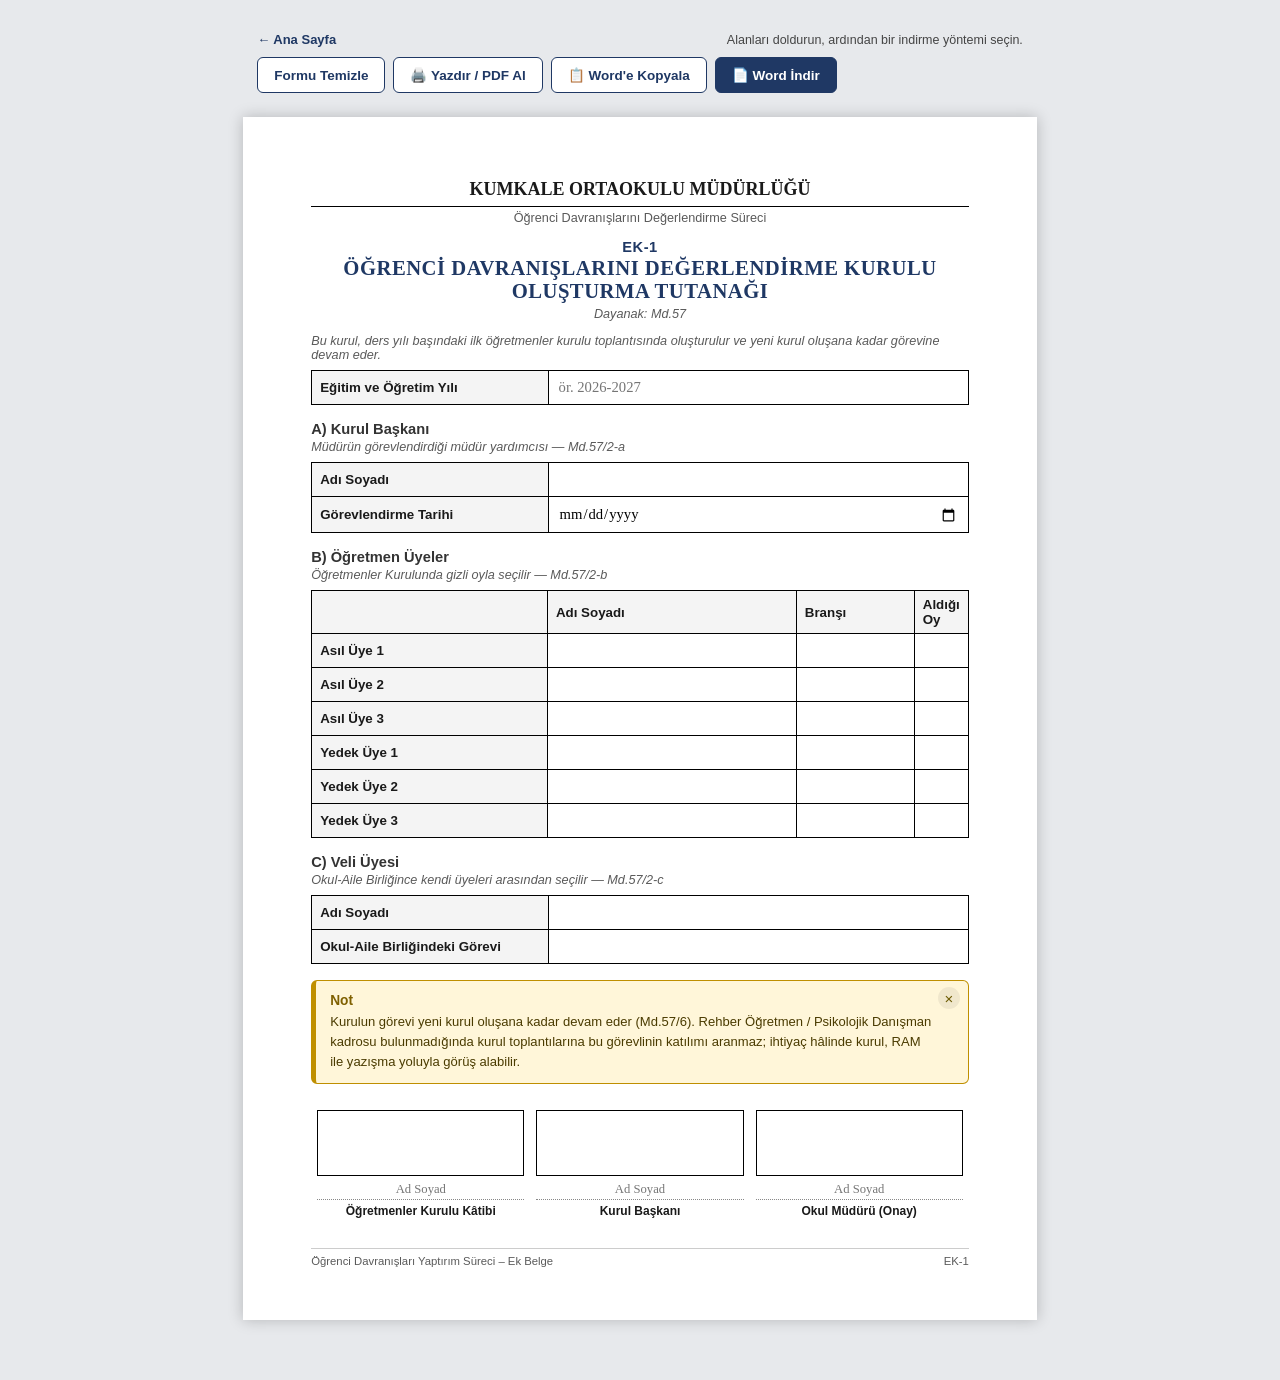
<file: ek/ek-01.html>
<!DOCTYPE html>
<html lang="tr">
<head>
<meta charset="UTF-8">
<meta name="viewport" content="width=device-width, initial-scale=1">
<title>EK-1 ÖĞRENCİ DAVRANIŞLARINI DEĞERLENDİRME KURULU OLUŞTURMA TUTANAĞI</title>
<link rel="stylesheet" href="../assets/style.css">
</head>
<body>

  <div class="toolbar">
    <a class="back" href="../index.html">&larr; Ana Sayfa</a>
    <span class="hint">Alanları doldurun, ardından bir indirme yöntemi seçin.</span>
    <div class="btns">
      <button class="secondary" type="button" onclick="clearForm()">Formu Temizle</button>
      <button class="secondary" type="button" onclick="printForm()">🖨️ Yazdır / PDF Al</button>
      <button class="secondary" type="button" id="copyWordBtn" onclick="copyForWord()">📋 Word'e Kopyala</button>
      <button type="button" id="wordDownloadBtn" onclick="downloadWord()">📄 Word İndir</button>
    </div>
  </div>

  <div class="page">
    <div class="school-line" id="okulAdi" contenteditable="true" spellcheck="false"></div>
    <div class="school-sub">Öğrenci Davranışlarını Değerlendirme Süreci</div>

    <div class="ek-tag">EK-1</div>
    <h1>ÖĞRENCİ DAVRANIŞLARINI DEĞERLENDİRME KURULU OLUŞTURMA TUTANAĞI</h1>
    <div class="dayanak">Dayanak: Md.57</div>

    <div class="section-sub">Bu kurul, ders yılı başındaki ilk öğretmenler kurulu toplantısında oluşturulur ve yeni kurul oluşana kadar görevine devam eder.</div>

    <table class="meta">
      <tr><td class="label">Eğitim ve Öğretim Yılı</td><td><input type="text" id="egitimYili" placeholder="ör. 2026-2027"></td></tr>
    </table>
    <div class="section-title">A) Kurul Başkanı</div>
    <div class="section-sub">Müdürün görevlendirdiği müdür yardımcısı — Md.57/2-a</div>

    <table class="meta">
      <tr><td class="label">Adı Soyadı</td><td><input type="text" id="baskanAd"></td></tr>
      <tr><td class="label">Görevlendirme Tarihi</td><td><input type="date" id="baskanTarih"></td></tr>
    </table>
    <div class="section-title">B) Öğretmen Üyeler</div>
    <div class="section-sub">Öğretmenler Kurulunda gizli oyla seçilir — Md.57/2-b</div>

    <table class="meta">
      <tr><td class="label" style="width:26%"></td><td class="label" style="width:38%">Adı Soyadı</td><td class="label" style="width:18%">Branşı</td><td class="label">Aldığı Oy</td></tr>
      <tr><td class="label">Asıl Üye 1</td><td><input type="text" id="ogrUye0_ad"></td><td><input type="text" id="ogrUye0_brans"></td><td><input type="text" id="ogrUye0_oy"></td></tr>
      <tr><td class="label">Asıl Üye 2</td><td><input type="text" id="ogrUye1_ad"></td><td><input type="text" id="ogrUye1_brans"></td><td><input type="text" id="ogrUye1_oy"></td></tr>
      <tr><td class="label">Asıl Üye 3</td><td><input type="text" id="ogrUye2_ad"></td><td><input type="text" id="ogrUye2_brans"></td><td><input type="text" id="ogrUye2_oy"></td></tr>
      <tr><td class="label">Yedek Üye 1</td><td><input type="text" id="ogrUye3_ad"></td><td><input type="text" id="ogrUye3_brans"></td><td><input type="text" id="ogrUye3_oy"></td></tr>
      <tr><td class="label">Yedek Üye 2</td><td><input type="text" id="ogrUye4_ad"></td><td><input type="text" id="ogrUye4_brans"></td><td><input type="text" id="ogrUye4_oy"></td></tr>
      <tr><td class="label">Yedek Üye 3</td><td><input type="text" id="ogrUye5_ad"></td><td><input type="text" id="ogrUye5_brans"></td><td><input type="text" id="ogrUye5_oy"></td></tr>
    </table>

    <div class="section-title">C) Veli Üyesi</div>
    <div class="section-sub">Okul-Aile Birliğince kendi üyeleri arasından seçilir — Md.57/2-c</div>

    <table class="meta">
      <tr><td class="label">Adı Soyadı</td><td><input type="text" id="veliUyeAd"></td></tr>
      <tr><td class="label">Okul-Aile Birliğindeki Görevi</td><td><input type="text" id="veliUyeGorev"></td></tr>
    </table>
    <div class="note-box">
      <div class="note-title">Not</div>
      <div class="note-text">Kurulun görevi yeni kurul oluşana kadar devam eder (Md.57/6). Rehber Öğretmen / Psikolojik Danışman kadrosu bulunmadığında kurul toplantılarına bu görevlinin katılımı aranmaz; ihtiyaç hâlinde kurul, RAM ile yazışma yoluyla görüş alabilir.</div>
    </div>

    <table class="imza">
      <tr>
        <td>
          <div class="imza-box"></div>
          <input class="imza-name" type="text" placeholder="Ad Soyad">
          <div class="imza-label">Öğretmenler Kurulu Kâtibi</div>
        </td>
        <td>
          <div class="imza-box"></div>
          <input class="imza-name" type="text" placeholder="Ad Soyad">
          <div class="imza-label">Kurul Başkanı</div>
        </td>
        <td>
          <div class="imza-box"></div>
          <input class="imza-name" type="text" placeholder="Ad Soyad">
          <div class="imza-label">Okul Müdürü (Onay)</div>
        </td>
      </tr>
    </table>


    <div class="foot">
      <span>Öğrenci Davranışları Yaptırım Süreci &ndash; Ek Belge</span>
      <span>EK-1</span>
    </div>
  </div>

<script src="../assets/app.js"></script>
<script src="../assets/docx-export.js"></script>
</body>
</html>
</file>
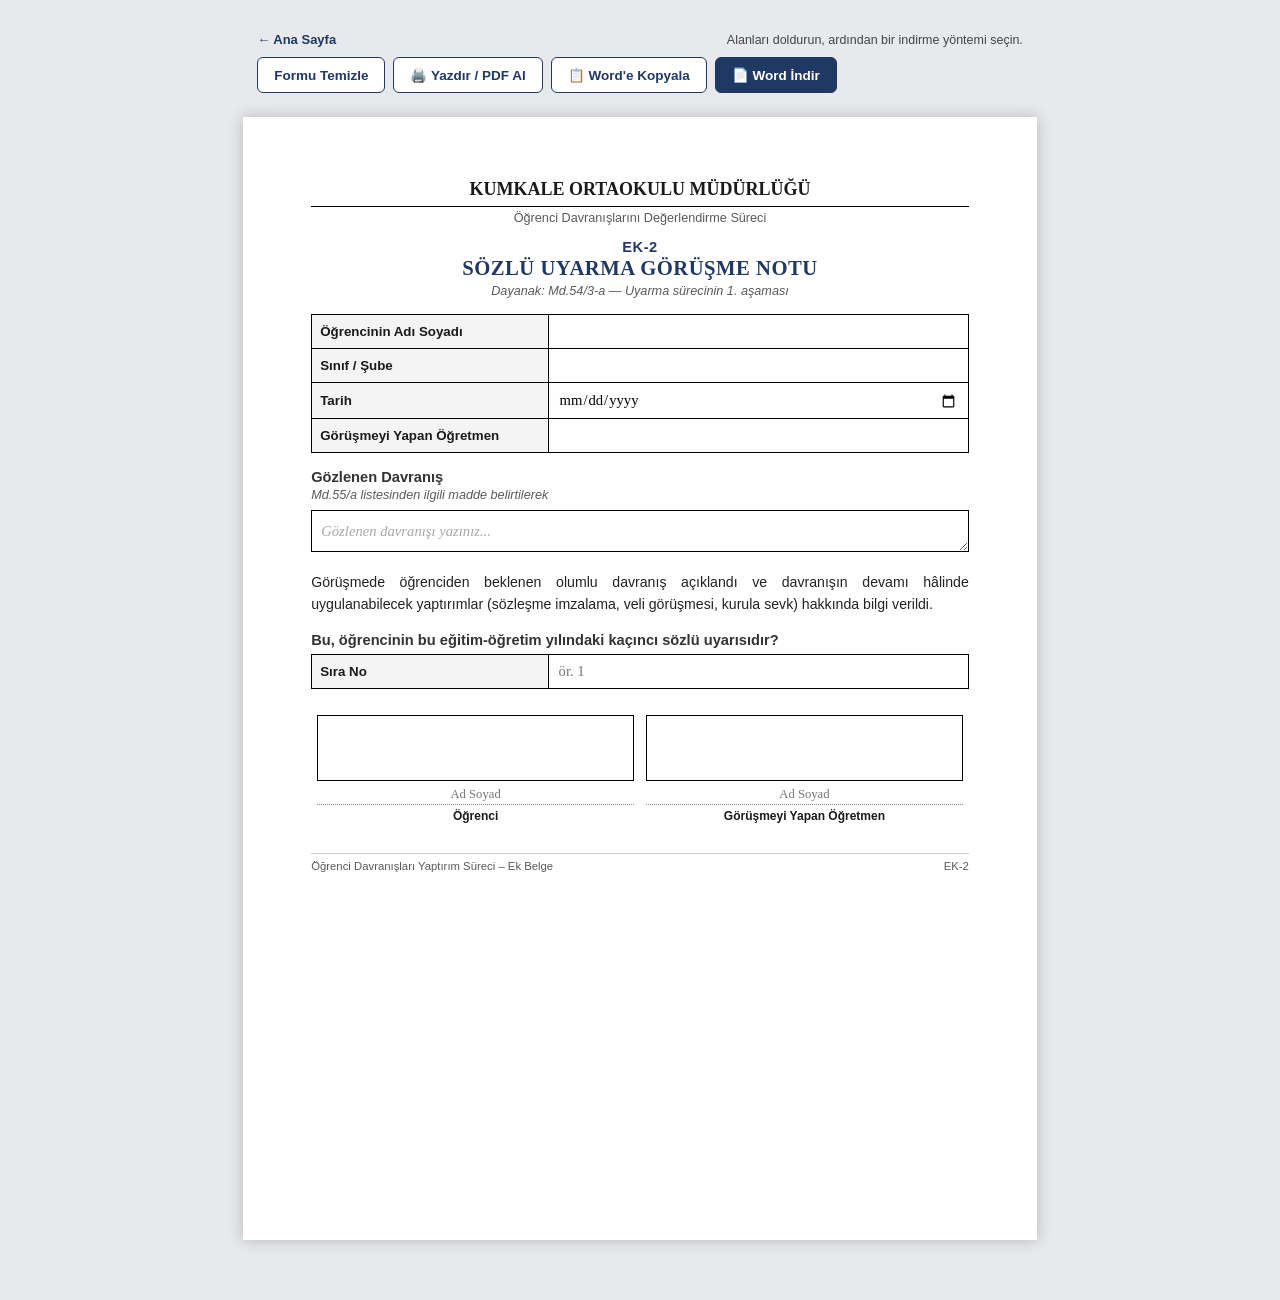
<file: ek/ek-02.html>
<!DOCTYPE html>
<html lang="tr">
<head>
<meta charset="UTF-8">
<meta name="viewport" content="width=device-width, initial-scale=1">
<title>EK-2 SÖZLÜ UYARMA GÖRÜŞME NOTU</title>
<link rel="stylesheet" href="../assets/style.css">
</head>
<body>

  <div class="toolbar">
    <a class="back" href="../index.html">&larr; Ana Sayfa</a>
    <span class="hint">Alanları doldurun, ardından bir indirme yöntemi seçin.</span>
    <div class="btns">
      <button class="secondary" type="button" onclick="clearForm()">Formu Temizle</button>
      <button class="secondary" type="button" onclick="printForm()">🖨️ Yazdır / PDF Al</button>
      <button class="secondary" type="button" id="copyWordBtn" onclick="copyForWord()">📋 Word'e Kopyala</button>
      <button type="button" id="wordDownloadBtn" onclick="downloadWord()">📄 Word İndir</button>
    </div>
  </div>

  <div class="page">
    <div class="school-line" id="okulAdi" contenteditable="true" spellcheck="false"></div>
    <div class="school-sub">Öğrenci Davranışlarını Değerlendirme Süreci</div>

    <div class="ek-tag">EK-2</div>
    <h1>SÖZLÜ UYARMA GÖRÜŞME NOTU</h1>
    <div class="dayanak">Dayanak: Md.54/3-a — Uyarma sürecinin 1. aşaması</div>

    <table class="meta">
      <tr><td class="label">Öğrencinin Adı Soyadı</td><td><input type="text" id="ogrenciAd"></td></tr>
      <tr><td class="label">Sınıf / Şube</td><td><input type="text" id="sinifSube"></td></tr>
      <tr><td class="label">Tarih</td><td><input type="date" id="tarih"></td></tr>
      <tr><td class="label">Görüşmeyi Yapan Öğretmen</td><td><input type="text" id="ogretmenAd"></td></tr>
    </table>
    <div class="section-title">Gözlenen Davranış</div>
    <div class="section-sub">Md.55/a listesinden ilgili madde belirtilerek</div>

    <textarea id="davranis" rows="3" placeholder="Gözlenen davranışı yazınız..."></textarea>

    <div class="para">Görüşmede öğrenciden beklenen olumlu davranış açıklandı ve davranışın devamı hâlinde uygulanabilecek yaptırımlar (sözleşme imzalama, veli görüşmesi, kurula sevk) hakkında bilgi verildi.</div>

    <div class="section-title">Bu, öğrencinin bu eğitim-öğretim yılındaki kaçıncı sözlü uyarısıdır?</div>

    <table class="meta">
      <tr><td class="label">Sıra No</td><td><input type="text" id="siraNo" placeholder="ör. 1"></td></tr>
    </table>
    <table class="imza">
      <tr>
        <td>
          <div class="imza-box"></div>
          <input class="imza-name" type="text" placeholder="Ad Soyad">
          <div class="imza-label">Öğrenci</div>
        </td>
        <td>
          <div class="imza-box"></div>
          <input class="imza-name" type="text" placeholder="Ad Soyad">
          <div class="imza-label">Görüşmeyi Yapan Öğretmen</div>
        </td>
      </tr>
    </table>


    <div class="foot">
      <span>Öğrenci Davranışları Yaptırım Süreci &ndash; Ek Belge</span>
      <span>EK-2</span>
    </div>
  </div>

<script src="../assets/app.js"></script>
<script src="../assets/docx-export.js"></script>
</body>
</html>
</file>
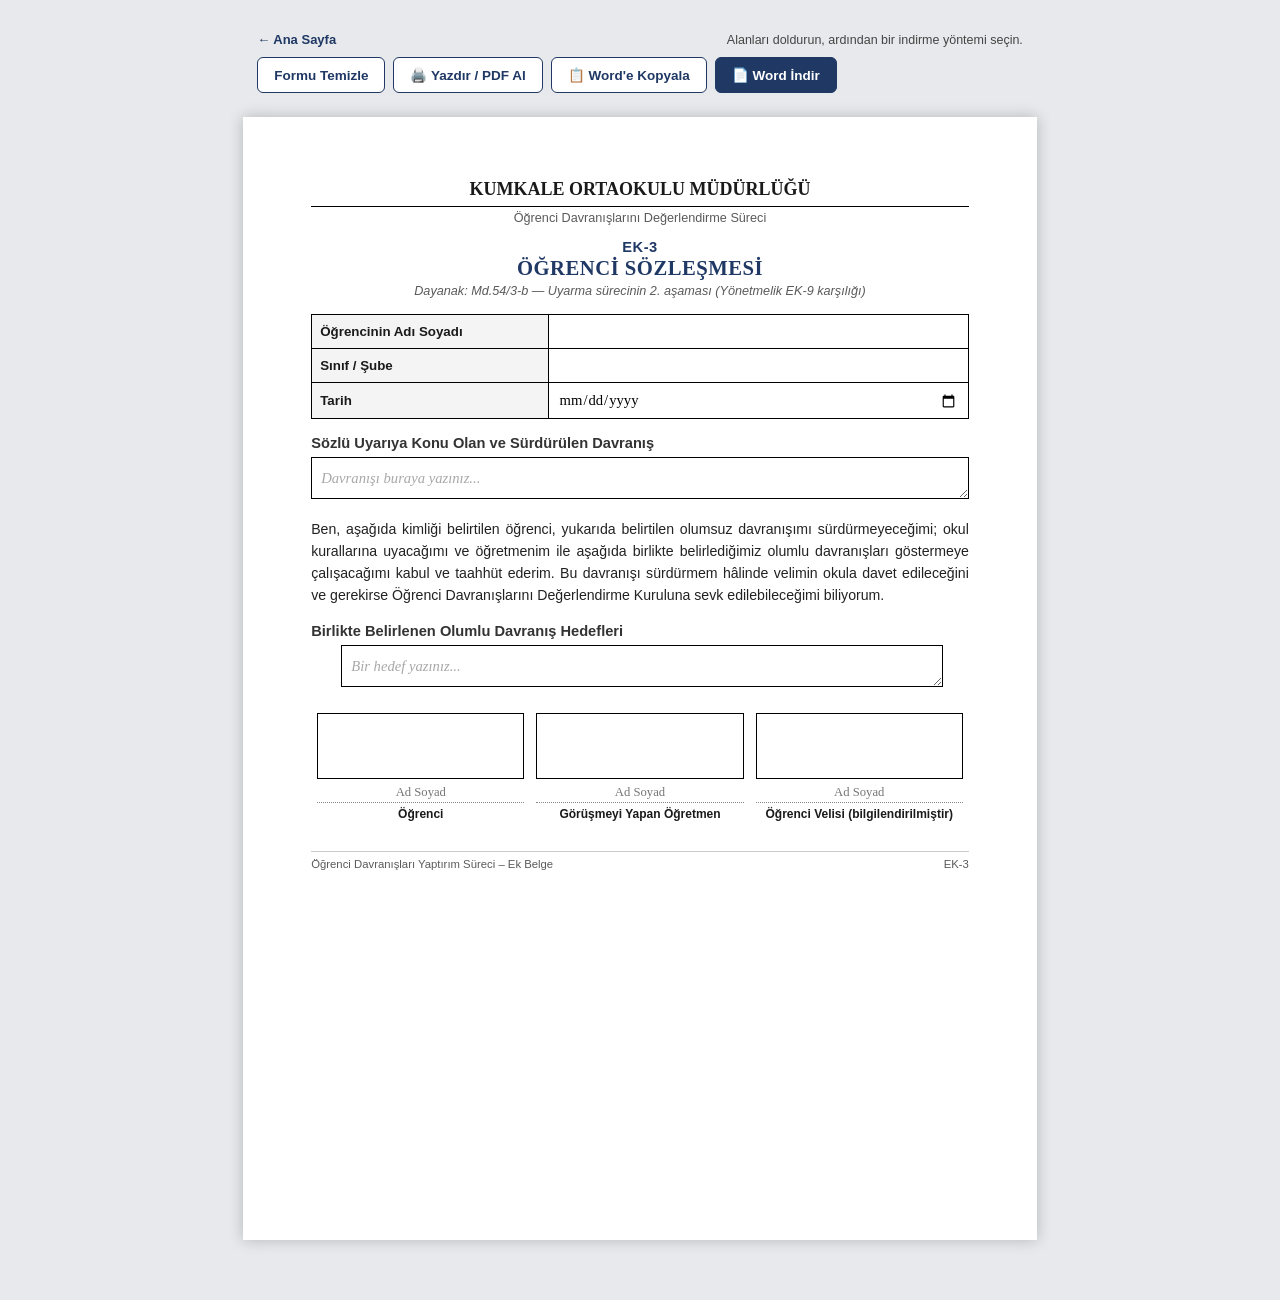
<file: ek/ek-03.html>
<!DOCTYPE html>
<html lang="tr">
<head>
<meta charset="UTF-8">
<meta name="viewport" content="width=device-width, initial-scale=1">
<title>EK-3 ÖĞRENCİ SÖZLEŞMESİ</title>
<link rel="stylesheet" href="../assets/style.css">
</head>
<body>

  <div class="toolbar">
    <a class="back" href="../index.html">&larr; Ana Sayfa</a>
    <span class="hint">Alanları doldurun, ardından bir indirme yöntemi seçin.</span>
    <div class="btns">
      <button class="secondary" type="button" onclick="clearForm()">Formu Temizle</button>
      <button class="secondary" type="button" onclick="printForm()">🖨️ Yazdır / PDF Al</button>
      <button class="secondary" type="button" id="copyWordBtn" onclick="copyForWord()">📋 Word'e Kopyala</button>
      <button type="button" id="wordDownloadBtn" onclick="downloadWord()">📄 Word İndir</button>
    </div>
  </div>

  <div class="page">
    <div class="school-line" id="okulAdi" contenteditable="true" spellcheck="false"></div>
    <div class="school-sub">Öğrenci Davranışlarını Değerlendirme Süreci</div>

    <div class="ek-tag">EK-3</div>
    <h1>ÖĞRENCİ SÖZLEŞMESİ</h1>
    <div class="dayanak">Dayanak: Md.54/3-b — Uyarma sürecinin 2. aşaması (Yönetmelik EK-9 karşılığı)</div>

    <table class="meta">
      <tr><td class="label">Öğrencinin Adı Soyadı</td><td><input type="text" id="ogrenciAd"></td></tr>
      <tr><td class="label">Sınıf / Şube</td><td><input type="text" id="sinifSube"></td></tr>
      <tr><td class="label">Tarih</td><td><input type="date" id="tarih"></td></tr>
    </table>
    <div class="section-title">Sözlü Uyarıya Konu Olan ve Sürdürülen Davranış</div>

    <textarea id="davranis" rows="3" placeholder="Davranışı buraya yazınız..."></textarea>

    <div class="para">Ben, aşağıda kimliği belirtilen öğrenci, yukarıda belirtilen olumsuz davranışımı sürdürmeyeceğimi; okul kurallarına uyacağımı ve öğretmenim ile aşağıda birlikte belirlediğimiz olumlu davranışları göstermeye çalışacağımı kabul ve taahhüt ederim. Bu davranışı sürdürmem hâlinde velimin okula davet edileceğini ve gerekirse Öğrenci Davranışlarını Değerlendirme Kuruluna sevk edilebileceğimi biliyorum.</div>

    <div class="section-title">Birlikte Belirlenen Olumlu Davranış Hedefleri</div>

    <div class="dyn-list" data-placeholder="Bir hedef yazınız..."></div>

    <table class="imza">
      <tr>
        <td>
          <div class="imza-box"></div>
          <input class="imza-name" type="text" placeholder="Ad Soyad">
          <div class="imza-label">Öğrenci</div>
        </td>
        <td>
          <div class="imza-box"></div>
          <input class="imza-name" type="text" placeholder="Ad Soyad">
          <div class="imza-label">Görüşmeyi Yapan Öğretmen</div>
        </td>
        <td>
          <div class="imza-box"></div>
          <input class="imza-name" type="text" placeholder="Ad Soyad">
          <div class="imza-label">Öğrenci Velisi (bilgilendirilmiştir)</div>
        </td>
      </tr>
    </table>


    <div class="foot">
      <span>Öğrenci Davranışları Yaptırım Süreci &ndash; Ek Belge</span>
      <span>EK-3</span>
    </div>
  </div>

<script src="../assets/app.js"></script>
<script src="../assets/docx-export.js"></script>
</body>
</html>
</file>
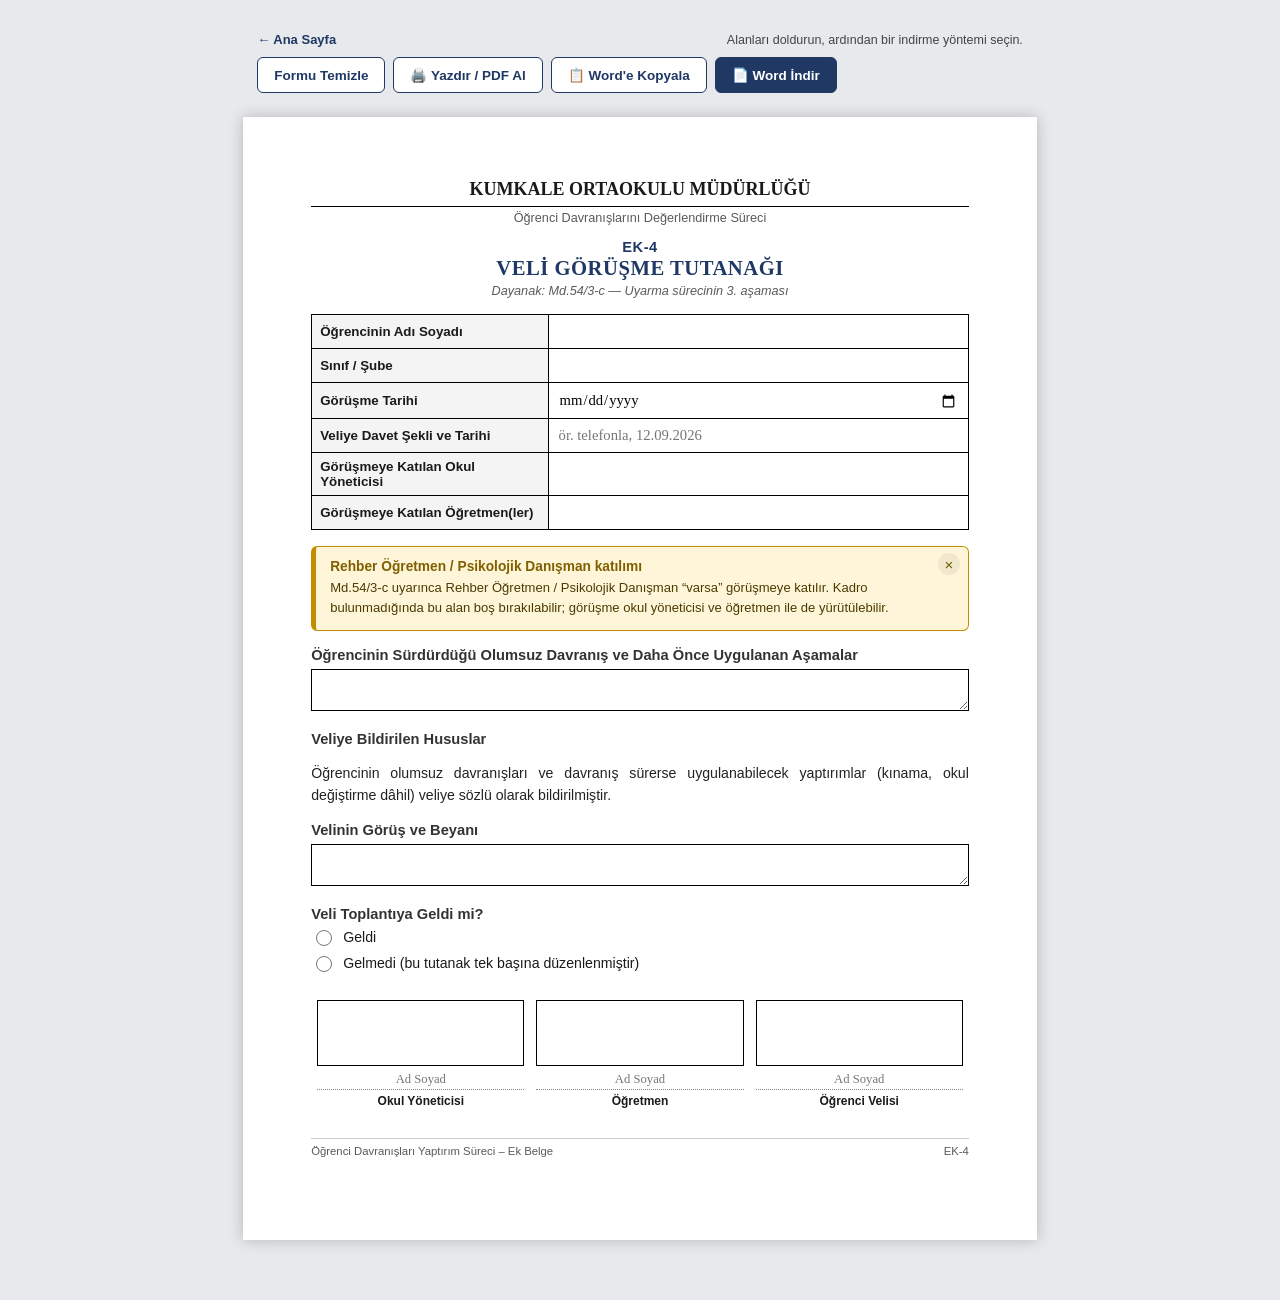
<file: ek/ek-04.html>
<!DOCTYPE html>
<html lang="tr">
<head>
<meta charset="UTF-8">
<meta name="viewport" content="width=device-width, initial-scale=1">
<title>EK-4 VELİ GÖRÜŞME TUTANAĞI</title>
<link rel="stylesheet" href="../assets/style.css">
</head>
<body>

  <div class="toolbar">
    <a class="back" href="../index.html">&larr; Ana Sayfa</a>
    <span class="hint">Alanları doldurun, ardından bir indirme yöntemi seçin.</span>
    <div class="btns">
      <button class="secondary" type="button" onclick="clearForm()">Formu Temizle</button>
      <button class="secondary" type="button" onclick="printForm()">🖨️ Yazdır / PDF Al</button>
      <button class="secondary" type="button" id="copyWordBtn" onclick="copyForWord()">📋 Word'e Kopyala</button>
      <button type="button" id="wordDownloadBtn" onclick="downloadWord()">📄 Word İndir</button>
    </div>
  </div>

  <div class="page">
    <div class="school-line" id="okulAdi" contenteditable="true" spellcheck="false"></div>
    <div class="school-sub">Öğrenci Davranışlarını Değerlendirme Süreci</div>

    <div class="ek-tag">EK-4</div>
    <h1>VELİ GÖRÜŞME TUTANAĞI</h1>
    <div class="dayanak">Dayanak: Md.54/3-c — Uyarma sürecinin 3. aşaması</div>

    <table class="meta">
      <tr><td class="label">Öğrencinin Adı Soyadı</td><td><input type="text" id="ogrenciAd"></td></tr>
      <tr><td class="label">Sınıf / Şube</td><td><input type="text" id="sinifSube"></td></tr>
      <tr><td class="label">Görüşme Tarihi</td><td><input type="date" id="gorusmeTarihi"></td></tr>
      <tr><td class="label">Veliye Davet Şekli ve Tarihi</td><td><input type="text" id="davetSekli" placeholder="ör. telefonla, 12.09.2026"></td></tr>
      <tr><td class="label">Görüşmeye Katılan Okul Yöneticisi</td><td><input type="text" id="yoneticiAd"></td></tr>
      <tr><td class="label">Görüşmeye Katılan Öğretmen(ler)</td><td><input type="text" id="ogretmenAd"></td></tr>
    </table>
    <div class="note-box">
      <div class="note-title">Rehber Öğretmen / Psikolojik Danışman katılımı</div>
      <div class="note-text">Md.54/3-c uyarınca Rehber Öğretmen / Psikolojik Danışman &ldquo;varsa&rdquo; görüşmeye katılır. Kadro bulunmadığında bu alan boş bırakılabilir; görüşme okul yöneticisi ve öğretmen ile de yürütülebilir.</div>
    </div>

    <div class="section-title">Öğrencinin Sürdürdüğü Olumsuz Davranış ve Daha Önce Uygulanan Aşamalar</div>

    <textarea id="davranisGecmis" rows="3"></textarea>

    <div class="section-title">Veliye Bildirilen Hususlar</div>

    <div class="para">Öğrencinin olumsuz davranışları ve davranış sürerse uygulanabilecek yaptırımlar (kınama, okul değiştirme dâhil) veliye sözlü olarak bildirilmiştir.</div>

    <div class="section-title">Velinin Görüş ve Beyanı</div>

    <textarea id="veliGorus" rows="3"></textarea>

    <div class="section-title">Veli Toplantıya Geldi mi?</div>

    <div class="check-group">
      <div class="radio-row"><input type="radio" name="veliGeldi" id="veliGeldi_0" value="geldi"><label for="veliGeldi_0">Geldi</label></div>
      <div class="radio-row"><input type="radio" name="veliGeldi" id="veliGeldi_1" value="gelmedi"><label for="veliGeldi_1">Gelmedi (bu tutanak tek başına düzenlenmiştir)</label></div>
    </div>

    <table class="imza">
      <tr>
        <td>
          <div class="imza-box"></div>
          <input class="imza-name" type="text" placeholder="Ad Soyad">
          <div class="imza-label">Okul Yöneticisi</div>
        </td>
        <td>
          <div class="imza-box"></div>
          <input class="imza-name" type="text" placeholder="Ad Soyad">
          <div class="imza-label">Öğretmen</div>
        </td>
        <td>
          <div class="imza-box"></div>
          <input class="imza-name" type="text" placeholder="Ad Soyad">
          <div class="imza-label">Öğrenci Velisi</div>
        </td>
      </tr>
    </table>


    <div class="foot">
      <span>Öğrenci Davranışları Yaptırım Süreci &ndash; Ek Belge</span>
      <span>EK-4</span>
    </div>
  </div>

<script src="../assets/app.js"></script>
<script src="../assets/docx-export.js"></script>
</body>
</html>
</file>
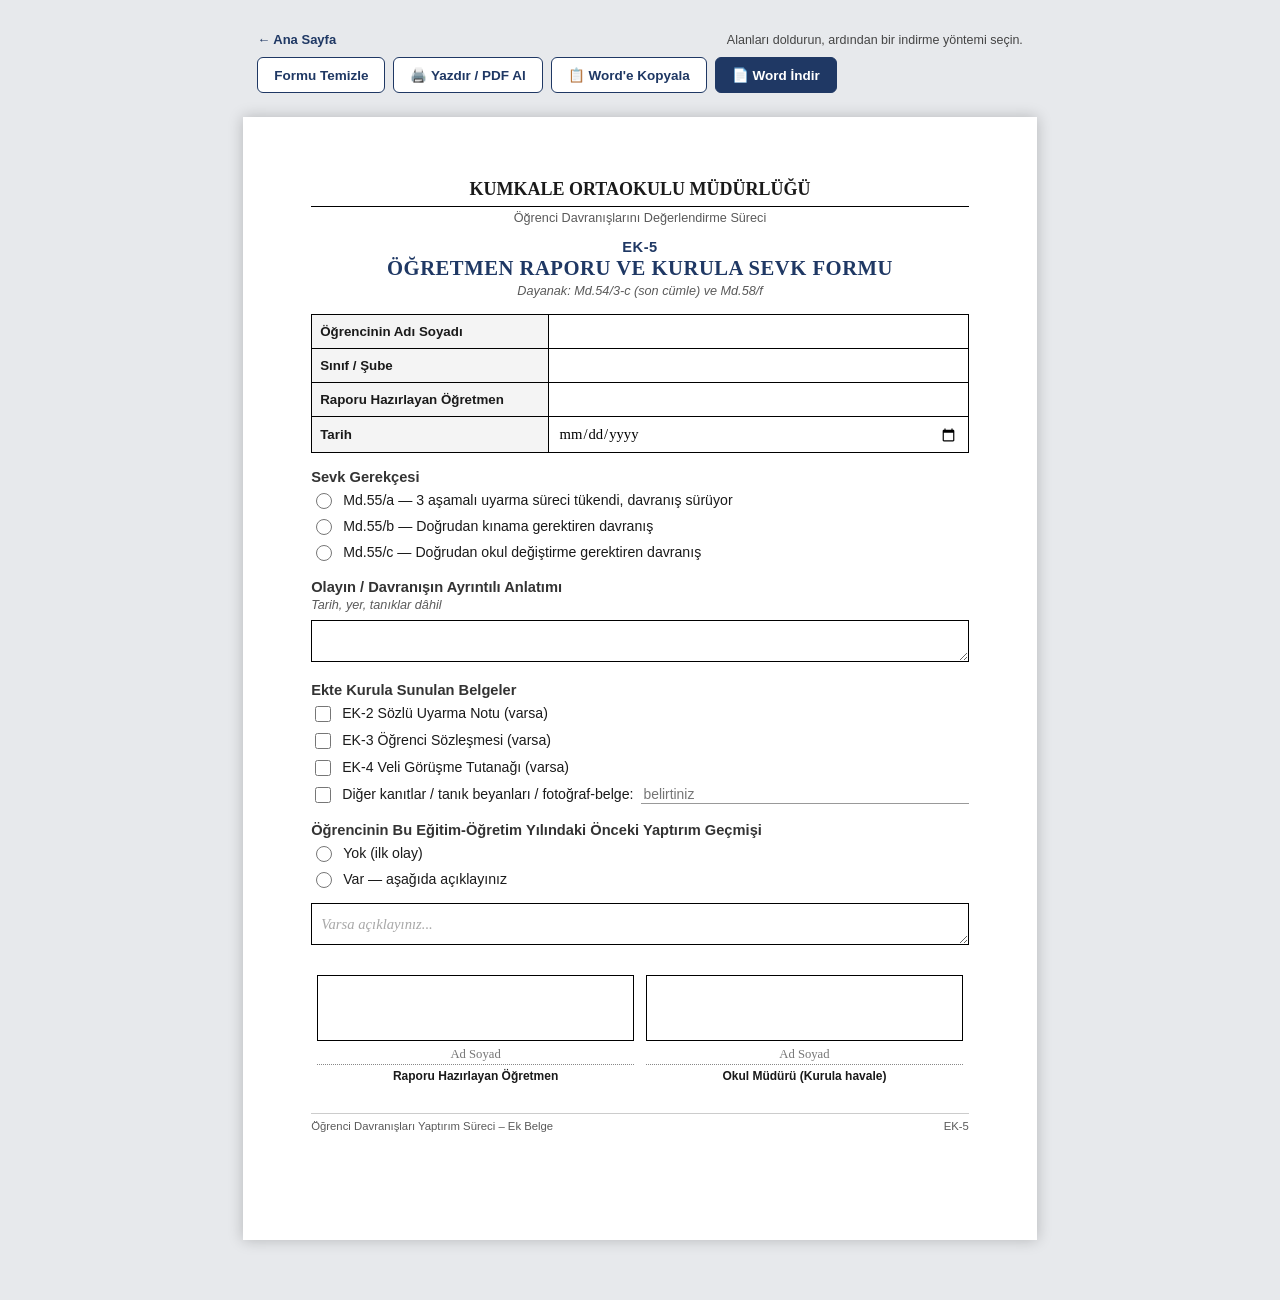
<file: ek/ek-05.html>
<!DOCTYPE html>
<html lang="tr">
<head>
<meta charset="UTF-8">
<meta name="viewport" content="width=device-width, initial-scale=1">
<title>EK-5 ÖĞRETMEN RAPORU VE KURULA SEVK FORMU</title>
<link rel="stylesheet" href="../assets/style.css">
</head>
<body>

  <div class="toolbar">
    <a class="back" href="../index.html">&larr; Ana Sayfa</a>
    <span class="hint">Alanları doldurun, ardından bir indirme yöntemi seçin.</span>
    <div class="btns">
      <button class="secondary" type="button" onclick="clearForm()">Formu Temizle</button>
      <button class="secondary" type="button" onclick="printForm()">🖨️ Yazdır / PDF Al</button>
      <button class="secondary" type="button" id="copyWordBtn" onclick="copyForWord()">📋 Word'e Kopyala</button>
      <button type="button" id="wordDownloadBtn" onclick="downloadWord()">📄 Word İndir</button>
    </div>
  </div>

  <div class="page">
    <div class="school-line" id="okulAdi" contenteditable="true" spellcheck="false"></div>
    <div class="school-sub">Öğrenci Davranışlarını Değerlendirme Süreci</div>

    <div class="ek-tag">EK-5</div>
    <h1>ÖĞRETMEN RAPORU VE KURULA SEVK FORMU</h1>
    <div class="dayanak">Dayanak: Md.54/3-c (son cümle) ve Md.58/f</div>

    <table class="meta">
      <tr><td class="label">Öğrencinin Adı Soyadı</td><td><input type="text" id="ogrenciAd"></td></tr>
      <tr><td class="label">Sınıf / Şube</td><td><input type="text" id="sinifSube"></td></tr>
      <tr><td class="label">Raporu Hazırlayan Öğretmen</td><td><input type="text" id="ogretmenAd"></td></tr>
      <tr><td class="label">Tarih</td><td><input type="date" id="tarih"></td></tr>
    </table>
    <div class="section-title">Sevk Gerekçesi</div>

    <div class="check-group">
      <div class="radio-row"><input type="radio" name="sevkGerekce" id="sevkGerekce_0" value="a"><label for="sevkGerekce_0">Md.55/a — 3 aşamalı uyarma süreci tükendi, davranış sürüyor</label></div>
      <div class="radio-row"><input type="radio" name="sevkGerekce" id="sevkGerekce_1" value="b"><label for="sevkGerekce_1">Md.55/b — Doğrudan kınama gerektiren davranış</label></div>
      <div class="radio-row"><input type="radio" name="sevkGerekce" id="sevkGerekce_2" value="c"><label for="sevkGerekce_2">Md.55/c — Doğrudan okul değiştirme gerektiren davranış</label></div>
    </div>

    <div class="section-title">Olayın / Davranışın Ayrıntılı Anlatımı</div>
    <div class="section-sub">Tarih, yer, tanıklar dâhil</div>

    <textarea id="olayAnlatim" rows="5"></textarea>

    <div class="section-title">Ekte Kurula Sunulan Belgeler</div>

    <div class="check-group">
      <div class="check-row"><input type="checkbox" id="belge_ek2"><label for="belge_ek2">EK-2 Sözlü Uyarma Notu (varsa)</label></div>
      <div class="check-row"><input type="checkbox" id="belge_ek3"><label for="belge_ek3">EK-3 Öğrenci Sözleşmesi (varsa)</label></div>
      <div class="check-row"><input type="checkbox" id="belge_ek4"><label for="belge_ek4">EK-4 Veli Görüşme Tutanağı (varsa)</label></div>
      <div class="check-row inline-extra"><input type="checkbox" id="belge_diger"><label for="belge_diger">Diğer kanıtlar / tanık beyanları / fotoğraf-belge:</label><input type="text" id="digerBelge" placeholder="belirtiniz"></div>
    </div>

    <div class="section-title">Öğrencinin Bu Eğitim-Öğretim Yılındaki Önceki Yaptırım Geçmişi</div>

    <div class="check-group">
      <div class="radio-row"><input type="radio" name="gecmis" id="gecmis_0" value="yok"><label for="gecmis_0">Yok (ilk olay)</label></div>
      <div class="radio-row"><input type="radio" name="gecmis" id="gecmis_1" value="var"><label for="gecmis_1">Var — aşağıda açıklayınız</label></div>
    </div>

    <textarea id="gecmisAciklama" rows="2" placeholder="Varsa açıklayınız..."></textarea>

    <table class="imza">
      <tr>
        <td>
          <div class="imza-box"></div>
          <input class="imza-name" type="text" placeholder="Ad Soyad">
          <div class="imza-label">Raporu Hazırlayan Öğretmen</div>
        </td>
        <td>
          <div class="imza-box"></div>
          <input class="imza-name" type="text" placeholder="Ad Soyad">
          <div class="imza-label">Okul Müdürü (Kurula havale)</div>
        </td>
      </tr>
    </table>


    <div class="foot">
      <span>Öğrenci Davranışları Yaptırım Süreci &ndash; Ek Belge</span>
      <span>EK-5</span>
    </div>
  </div>

<script src="../assets/app.js"></script>
<script src="../assets/docx-export.js"></script>
</body>
</html>
</file>
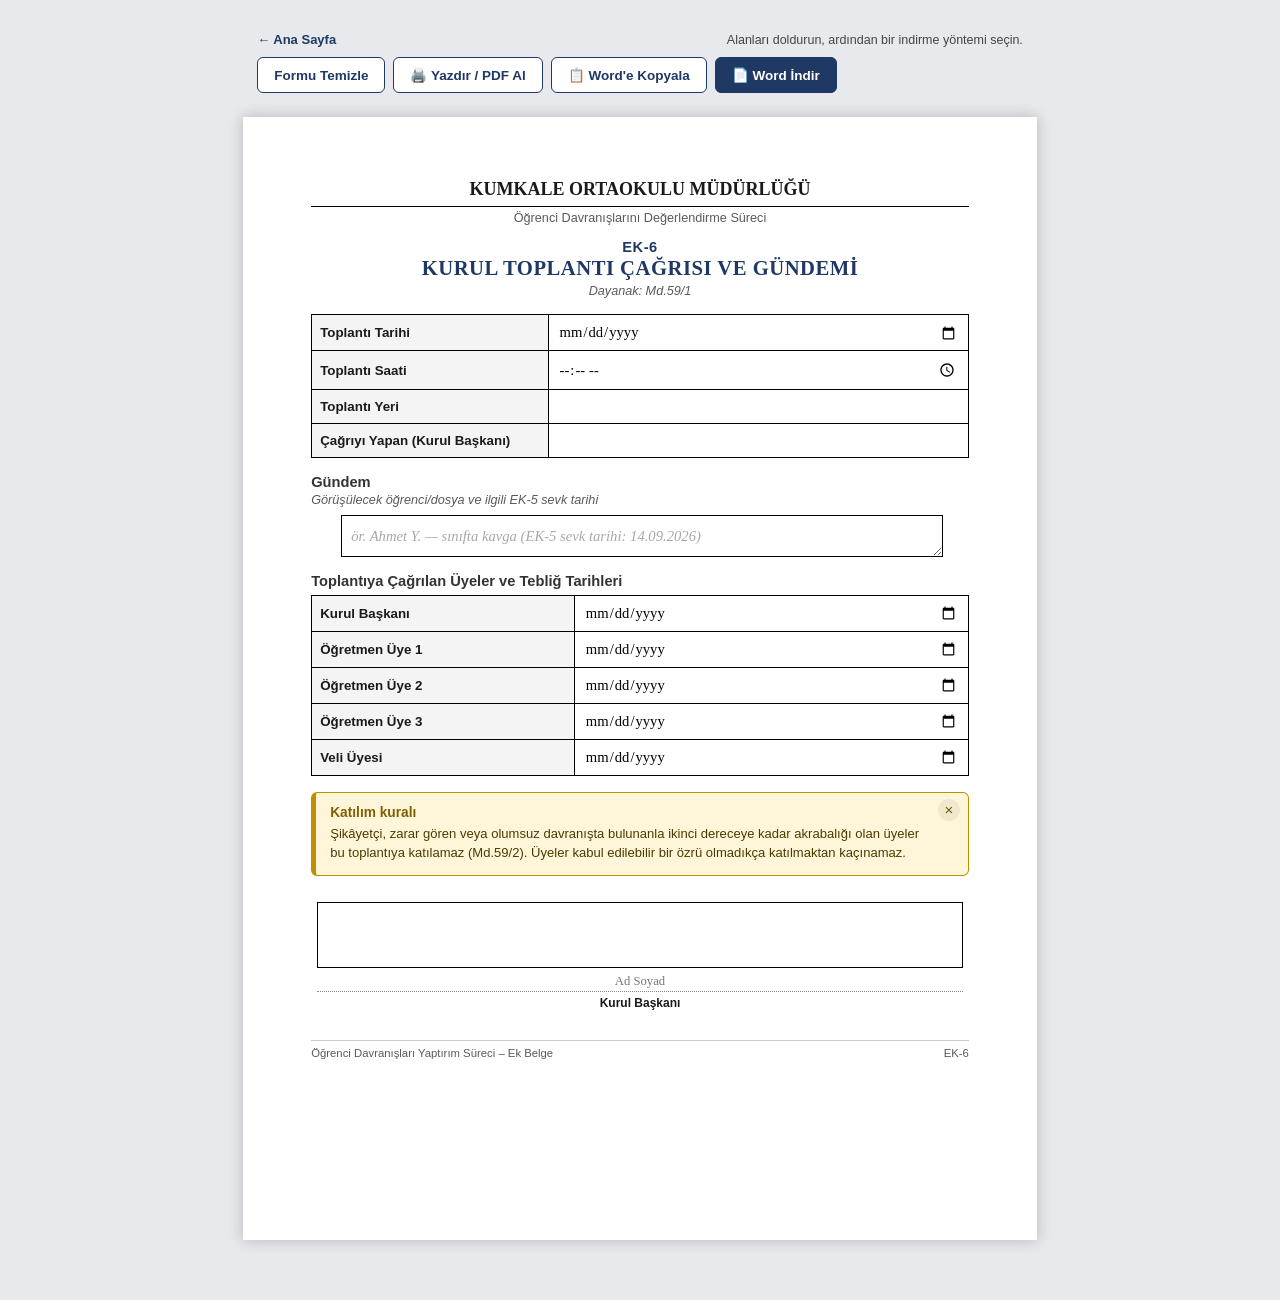
<file: ek/ek-06.html>
<!DOCTYPE html>
<html lang="tr">
<head>
<meta charset="UTF-8">
<meta name="viewport" content="width=device-width, initial-scale=1">
<title>EK-6 KURUL TOPLANTI ÇAĞRISI VE GÜNDEMİ</title>
<link rel="stylesheet" href="../assets/style.css">
</head>
<body>

  <div class="toolbar">
    <a class="back" href="../index.html">&larr; Ana Sayfa</a>
    <span class="hint">Alanları doldurun, ardından bir indirme yöntemi seçin.</span>
    <div class="btns">
      <button class="secondary" type="button" onclick="clearForm()">Formu Temizle</button>
      <button class="secondary" type="button" onclick="printForm()">🖨️ Yazdır / PDF Al</button>
      <button class="secondary" type="button" id="copyWordBtn" onclick="copyForWord()">📋 Word'e Kopyala</button>
      <button type="button" id="wordDownloadBtn" onclick="downloadWord()">📄 Word İndir</button>
    </div>
  </div>

  <div class="page">
    <div class="school-line" id="okulAdi" contenteditable="true" spellcheck="false"></div>
    <div class="school-sub">Öğrenci Davranışlarını Değerlendirme Süreci</div>

    <div class="ek-tag">EK-6</div>
    <h1>KURUL TOPLANTI ÇAĞRISI VE GÜNDEMİ</h1>
    <div class="dayanak">Dayanak: Md.59/1</div>

    <table class="meta">
      <tr><td class="label">Toplantı Tarihi</td><td><input type="date" id="toplantiTarihi"></td></tr>
      <tr><td class="label">Toplantı Saati</td><td><input type="time" id="toplantiSaati"></td></tr>
      <tr><td class="label">Toplantı Yeri</td><td><input type="text" id="toplantiYeri"></td></tr>
      <tr><td class="label">Çağrıyı Yapan (Kurul Başkanı)</td><td><input type="text" id="cagriYapan"></td></tr>
    </table>
    <div class="section-title">Gündem</div>
    <div class="section-sub">Görüşülecek öğrenci/dosya ve ilgili EK-5 sevk tarihi</div>

    <div class="dyn-list" data-placeholder="ör. Ahmet Y. — sınıfta kavga (EK-5 sevk tarihi: 14.09.2026)"></div>

    <div class="section-title">Toplantıya Çağrılan Üyeler ve Tebliğ Tarihleri</div>

    <table class="meta">
      <tr><td class="label" style="width:40%">Kurul Başkanı</td><td><input type="date" id="uyeTebligTarih0"></td></tr>
      <tr><td class="label" style="width:40%">Öğretmen Üye 1</td><td><input type="date" id="uyeTebligTarih1"></td></tr>
      <tr><td class="label" style="width:40%">Öğretmen Üye 2</td><td><input type="date" id="uyeTebligTarih2"></td></tr>
      <tr><td class="label" style="width:40%">Öğretmen Üye 3</td><td><input type="date" id="uyeTebligTarih3"></td></tr>
      <tr><td class="label" style="width:40%">Veli Üyesi</td><td><input type="date" id="uyeTebligTarih4"></td></tr>
    </table>

    <div class="note-box">
      <div class="note-title">Katılım kuralı</div>
      <div class="note-text">Şikâyetçi, zarar gören veya olumsuz davranışta bulunanla ikinci dereceye kadar akrabalığı olan üyeler bu toplantıya katılamaz (Md.59/2). Üyeler kabul edilebilir bir özrü olmadıkça katılmaktan kaçınamaz.</div>
    </div>

    <table class="imza">
      <tr>
        <td>
          <div class="imza-box"></div>
          <input class="imza-name" type="text" placeholder="Ad Soyad">
          <div class="imza-label">Kurul Başkanı</div>
        </td>
      </tr>
    </table>


    <div class="foot">
      <span>Öğrenci Davranışları Yaptırım Süreci &ndash; Ek Belge</span>
      <span>EK-6</span>
    </div>
  </div>

<script src="../assets/app.js"></script>
<script src="../assets/docx-export.js"></script>
</body>
</html>
</file>
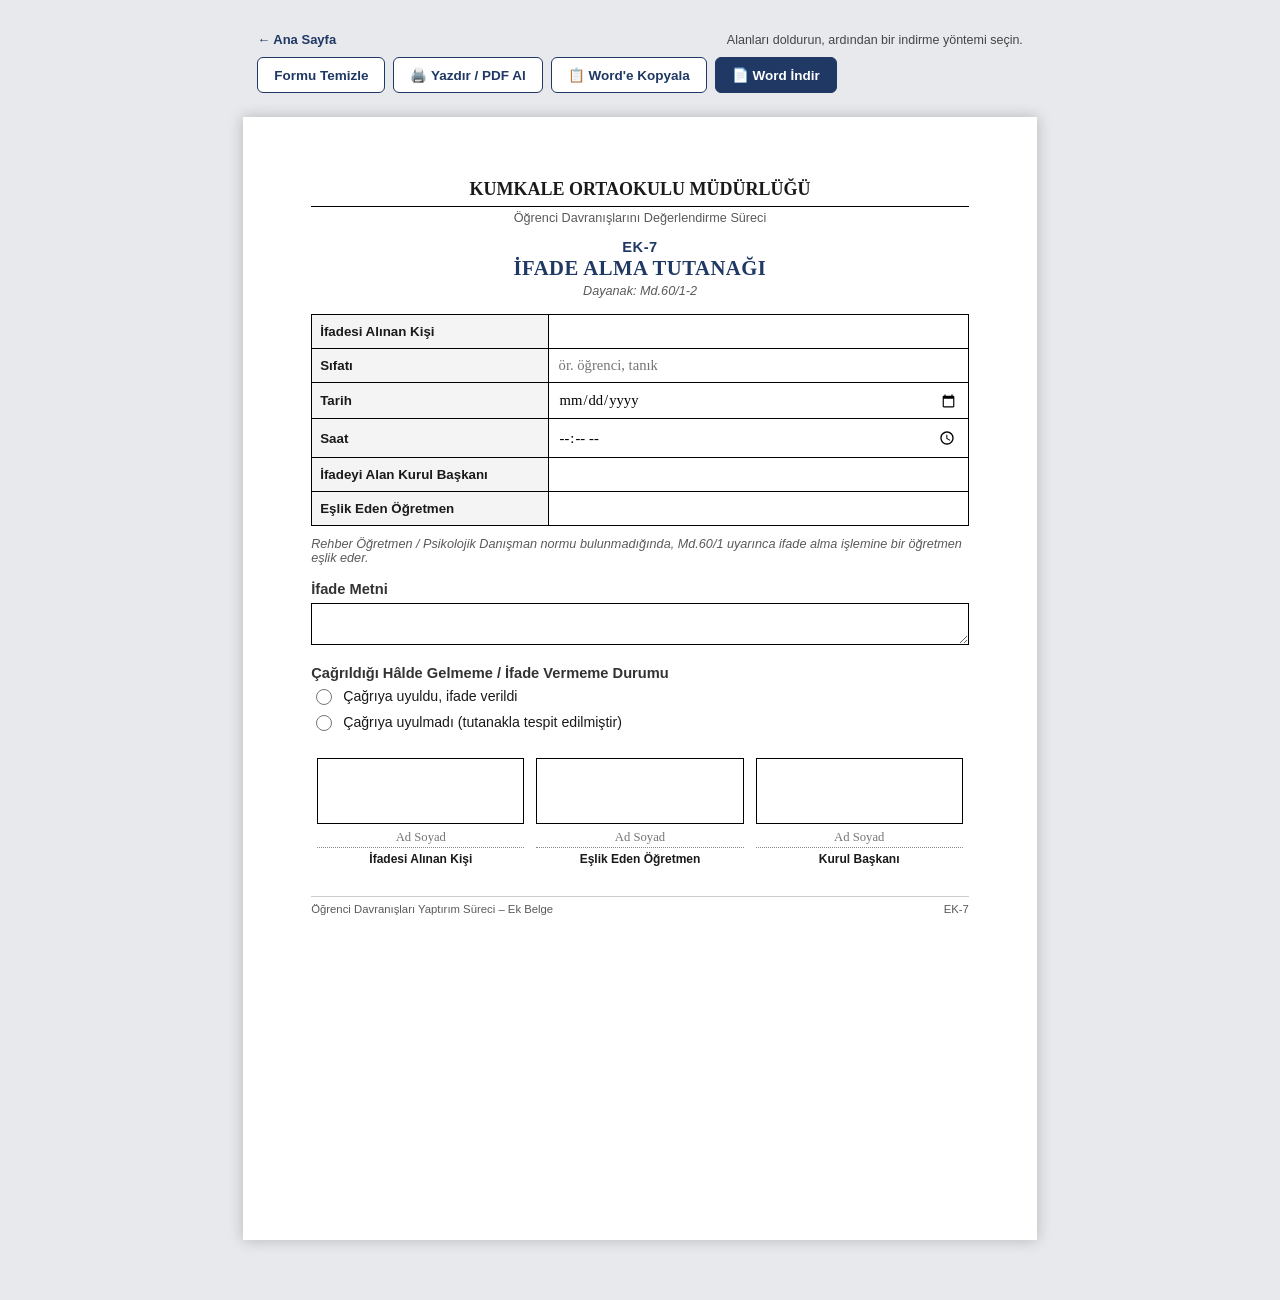
<file: ek/ek-07.html>
<!DOCTYPE html>
<html lang="tr">
<head>
<meta charset="UTF-8">
<meta name="viewport" content="width=device-width, initial-scale=1">
<title>EK-7 İFADE ALMA TUTANAĞI</title>
<link rel="stylesheet" href="../assets/style.css">
</head>
<body>

  <div class="toolbar">
    <a class="back" href="../index.html">&larr; Ana Sayfa</a>
    <span class="hint">Alanları doldurun, ardından bir indirme yöntemi seçin.</span>
    <div class="btns">
      <button class="secondary" type="button" onclick="clearForm()">Formu Temizle</button>
      <button class="secondary" type="button" onclick="printForm()">🖨️ Yazdır / PDF Al</button>
      <button class="secondary" type="button" id="copyWordBtn" onclick="copyForWord()">📋 Word'e Kopyala</button>
      <button type="button" id="wordDownloadBtn" onclick="downloadWord()">📄 Word İndir</button>
    </div>
  </div>

  <div class="page">
    <div class="school-line" id="okulAdi" contenteditable="true" spellcheck="false"></div>
    <div class="school-sub">Öğrenci Davranışlarını Değerlendirme Süreci</div>

    <div class="ek-tag">EK-7</div>
    <h1>İFADE ALMA TUTANAĞI</h1>
    <div class="dayanak">Dayanak: Md.60/1-2</div>

    <table class="meta">
      <tr><td class="label">İfadesi Alınan Kişi</td><td><input type="text" id="kisiAd"></td></tr>
      <tr><td class="label">Sıfatı</td><td><input type="text" id="sifat" placeholder="ör. öğrenci, tanık"></td></tr>
      <tr><td class="label">Tarih</td><td><input type="date" id="tarih"></td></tr>
      <tr><td class="label">Saat</td><td><input type="time" id="saat"></td></tr>
      <tr><td class="label">İfadeyi Alan Kurul Başkanı</td><td><input type="text" id="baskanAd"></td></tr>
      <tr><td class="label">Eşlik Eden Öğretmen</td><td><input type="text" id="ogretmenAd"></td></tr>
    </table>
    <div class="section-sub">Rehber Öğretmen / Psikolojik Danışman normu bulunmadığında, Md.60/1 uyarınca ifade alma işlemine bir öğretmen eşlik eder.</div>

    <div class="section-title">İfade Metni</div>

    <textarea id="ifadeMetni" rows="6"></textarea>

    <div class="section-title">Çağrıldığı Hâlde Gelmeme / İfade Vermeme Durumu</div>

    <div class="check-group">
      <div class="radio-row"><input type="radio" name="cagriDurumu" id="cagriDurumu_0" value="uyuldu"><label for="cagriDurumu_0">Çağrıya uyuldu, ifade verildi</label></div>
      <div class="radio-row"><input type="radio" name="cagriDurumu" id="cagriDurumu_1" value="uyulmadi"><label for="cagriDurumu_1">Çağrıya uyulmadı (tutanakla tespit edilmiştir)</label></div>
    </div>

    <table class="imza">
      <tr>
        <td>
          <div class="imza-box"></div>
          <input class="imza-name" type="text" placeholder="Ad Soyad">
          <div class="imza-label">İfadesi Alınan Kişi</div>
        </td>
        <td>
          <div class="imza-box"></div>
          <input class="imza-name" type="text" placeholder="Ad Soyad">
          <div class="imza-label">Eşlik Eden Öğretmen</div>
        </td>
        <td>
          <div class="imza-box"></div>
          <input class="imza-name" type="text" placeholder="Ad Soyad">
          <div class="imza-label">Kurul Başkanı</div>
        </td>
      </tr>
    </table>


    <div class="foot">
      <span>Öğrenci Davranışları Yaptırım Süreci &ndash; Ek Belge</span>
      <span>EK-7</span>
    </div>
  </div>

<script src="../assets/app.js"></script>
<script src="../assets/docx-export.js"></script>
</body>
</html>
</file>
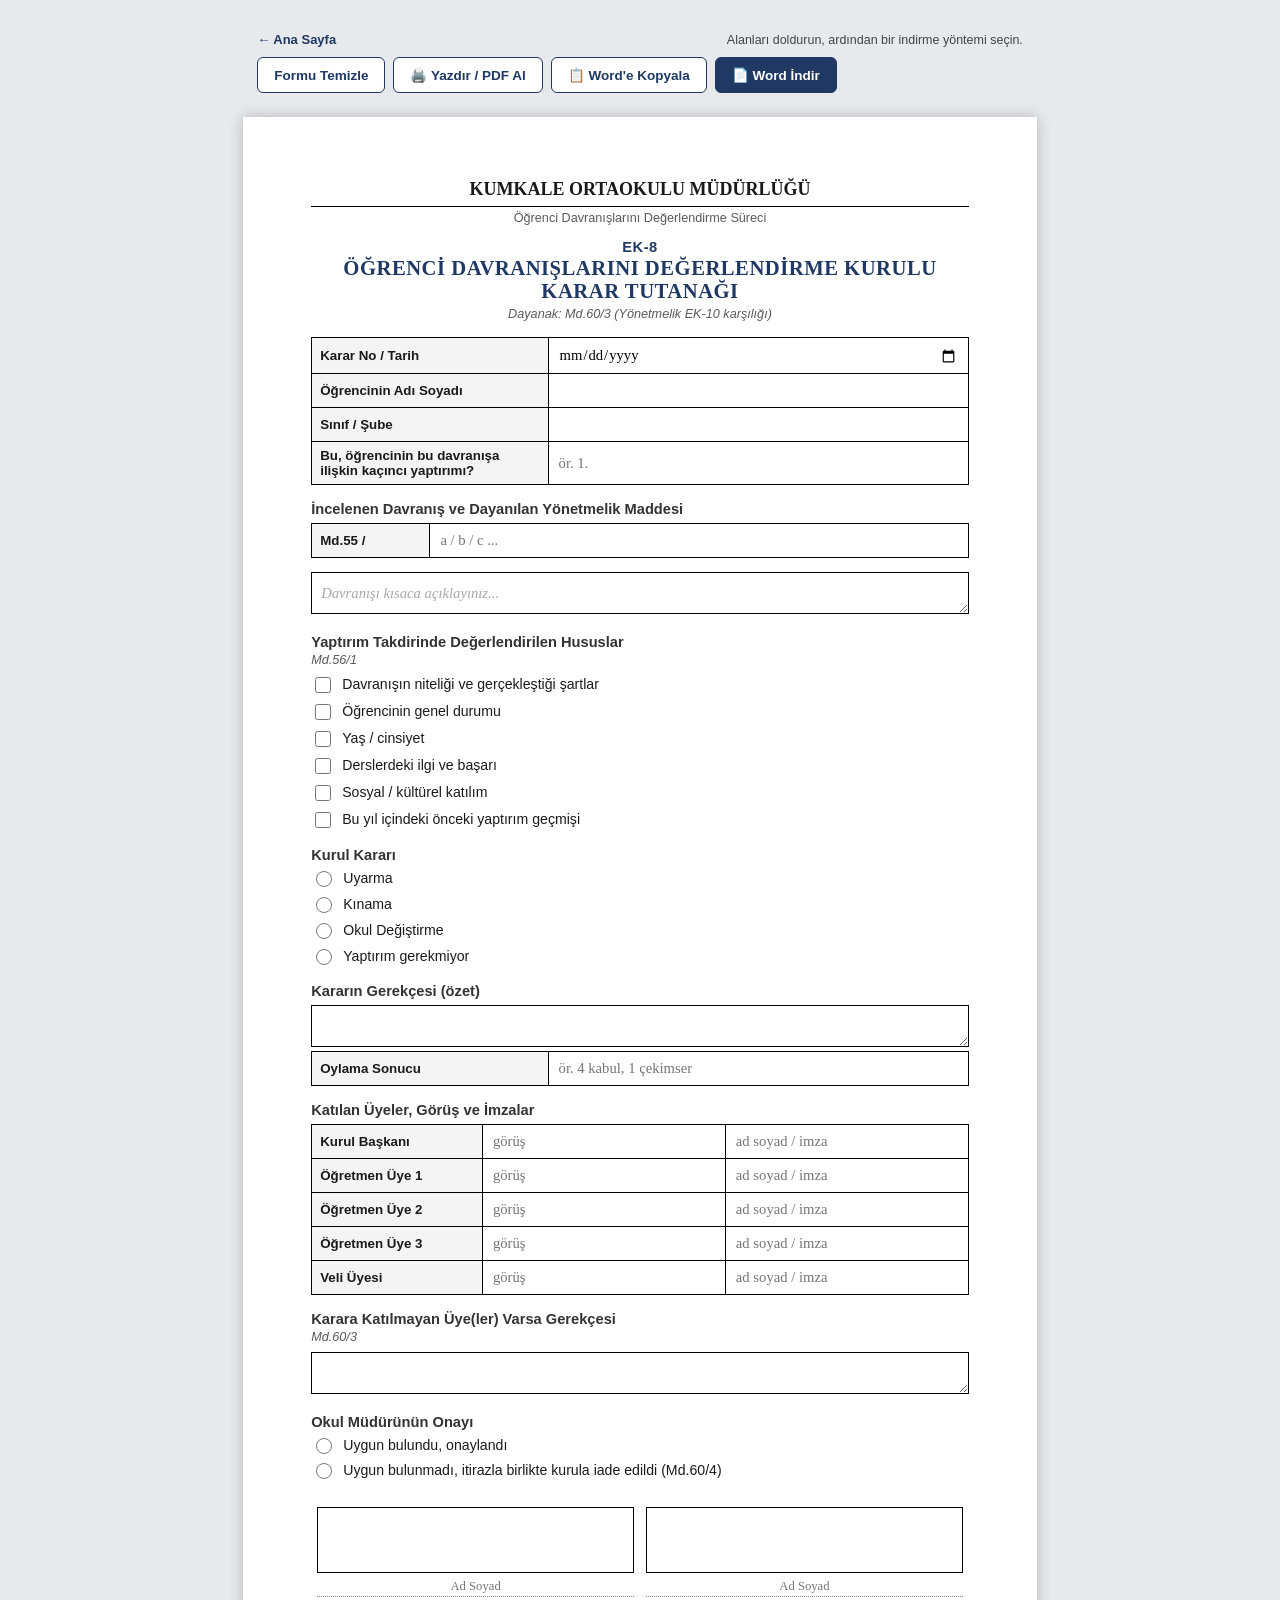
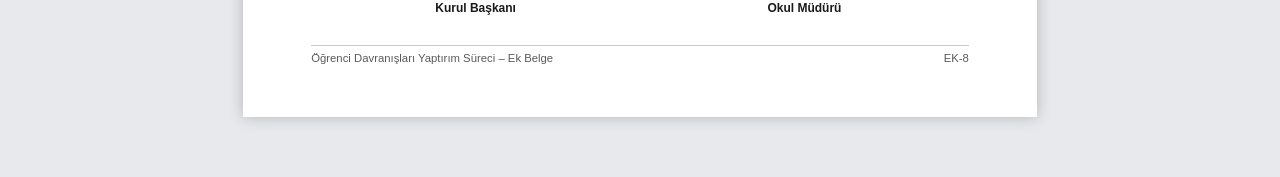
<file: ek/ek-08.html>
<!DOCTYPE html>
<html lang="tr">
<head>
<meta charset="UTF-8">
<meta name="viewport" content="width=device-width, initial-scale=1">
<title>EK-8 ÖĞRENCİ DAVRANIŞLARINI DEĞERLENDİRME KURULU KARAR TUTANAĞI</title>
<link rel="stylesheet" href="../assets/style.css">
</head>
<body>

  <div class="toolbar">
    <a class="back" href="../index.html">&larr; Ana Sayfa</a>
    <span class="hint">Alanları doldurun, ardından bir indirme yöntemi seçin.</span>
    <div class="btns">
      <button class="secondary" type="button" onclick="clearForm()">Formu Temizle</button>
      <button class="secondary" type="button" onclick="printForm()">🖨️ Yazdır / PDF Al</button>
      <button class="secondary" type="button" id="copyWordBtn" onclick="copyForWord()">📋 Word'e Kopyala</button>
      <button type="button" id="wordDownloadBtn" onclick="downloadWord()">📄 Word İndir</button>
    </div>
  </div>

  <div class="page">
    <div class="school-line" id="okulAdi" contenteditable="true" spellcheck="false"></div>
    <div class="school-sub">Öğrenci Davranışlarını Değerlendirme Süreci</div>

    <div class="ek-tag">EK-8</div>
    <h1>ÖĞRENCİ DAVRANIŞLARINI DEĞERLENDİRME KURULU KARAR TUTANAĞI</h1>
    <div class="dayanak">Dayanak: Md.60/3 (Yönetmelik EK-10 karşılığı)</div>

    <table class="meta">
      <tr><td class="label">Karar No / Tarih</td><td><input type="date" id="kararTarihi"></td></tr>
      <tr><td class="label">Öğrencinin Adı Soyadı</td><td><input type="text" id="ogrenciAd"></td></tr>
      <tr><td class="label">Sınıf / Şube</td><td><input type="text" id="sinifSube"></td></tr>
      <tr><td class="label">Bu, öğrencinin bu davranışa ilişkin kaçıncı yaptırımı?</td><td><input type="text" id="kacinciYaptirim" placeholder="ör. 1."></td></tr>
    </table>
    <div class="section-title">İncelenen Davranış ve Dayanılan Yönetmelik Maddesi</div>

    <table class="meta"><tr><td class="label" style="width:18%">Md.55 /</td><td><input type="text" id="maddeBendi" placeholder="a / b / c ..."></td></tr></table>

    <textarea id="davranisAciklama" rows="2" placeholder="Davranışı kısaca açıklayınız..."></textarea>

    <div class="section-title">Yaptırım Takdirinde Değerlendirilen Hususlar</div>
    <div class="section-sub">Md.56/1</div>

    <div class="check-group">
      <div class="check-row"><input type="checkbox" id="husus_nitelik"><label for="husus_nitelik">Davranışın niteliği ve gerçekleştiği şartlar</label></div>
      <div class="check-row"><input type="checkbox" id="husus_genel"><label for="husus_genel">Öğrencinin genel durumu</label></div>
      <div class="check-row"><input type="checkbox" id="husus_yascins"><label for="husus_yascins">Yaş / cinsiyet</label></div>
      <div class="check-row"><input type="checkbox" id="husus_ders"><label for="husus_ders">Derslerdeki ilgi ve başarı</label></div>
      <div class="check-row"><input type="checkbox" id="husus_sosyal"><label for="husus_sosyal">Sosyal / kültürel katılım</label></div>
      <div class="check-row"><input type="checkbox" id="husus_gecmis"><label for="husus_gecmis">Bu yıl içindeki önceki yaptırım geçmişi</label></div>
    </div>

    <div class="section-title">Kurul Kararı</div>

    <div class="check-group">
      <div class="radio-row"><input type="radio" name="kararTuru" id="kararTuru_0" value="uyarma"><label for="kararTuru_0">Uyarma</label></div>
      <div class="radio-row"><input type="radio" name="kararTuru" id="kararTuru_1" value="kinama"><label for="kararTuru_1">Kınama</label></div>
      <div class="radio-row"><input type="radio" name="kararTuru" id="kararTuru_2" value="okulDegistirme"><label for="kararTuru_2">Okul Değiştirme</label></div>
      <div class="radio-row"><input type="radio" name="kararTuru" id="kararTuru_3" value="yok"><label for="kararTuru_3">Yaptırım gerekmiyor</label></div>
    </div>

    <div class="section-title">Kararın Gerekçesi (özet)</div>

    <textarea id="gerekce" rows="2"></textarea>

    <table class="meta">
      <tr><td class="label">Oylama Sonucu</td><td><input type="text" id="oylamaSonucu" placeholder="ör. 4 kabul, 1 çekimser"></td></tr>
    </table>
    <div class="section-title">Katılan Üyeler, Görüş ve İmzalar</div>

    <table class="meta">
      <tr><td class="label" style="width:26%">Kurul Başkanı</td><td><input type="text" id="uyeGorus0" placeholder="görüş"></td><td><input type="text" id="uyeImza0" placeholder="ad soyad / imza"></td></tr>
      <tr><td class="label" style="width:26%">Öğretmen Üye 1</td><td><input type="text" id="uyeGorus1" placeholder="görüş"></td><td><input type="text" id="uyeImza1" placeholder="ad soyad / imza"></td></tr>
      <tr><td class="label" style="width:26%">Öğretmen Üye 2</td><td><input type="text" id="uyeGorus2" placeholder="görüş"></td><td><input type="text" id="uyeImza2" placeholder="ad soyad / imza"></td></tr>
      <tr><td class="label" style="width:26%">Öğretmen Üye 3</td><td><input type="text" id="uyeGorus3" placeholder="görüş"></td><td><input type="text" id="uyeImza3" placeholder="ad soyad / imza"></td></tr>
      <tr><td class="label" style="width:26%">Veli Üyesi</td><td><input type="text" id="uyeGorus4" placeholder="görüş"></td><td><input type="text" id="uyeImza4" placeholder="ad soyad / imza"></td></tr>
    </table>

    <div class="section-title">Karara Katılmayan Üye(ler) Varsa Gerekçesi</div>
    <div class="section-sub">Md.60/3</div>

    <textarea id="katilmayanGerekce" rows="2"></textarea>

    <div class="section-title">Okul Müdürünün Onayı</div>

    <div class="check-group">
      <div class="radio-row"><input type="radio" name="mudurOnay" id="mudurOnay_0" value="uygun"><label for="mudurOnay_0">Uygun bulundu, onaylandı</label></div>
      <div class="radio-row"><input type="radio" name="mudurOnay" id="mudurOnay_1" value="uygunDegil"><label for="mudurOnay_1">Uygun bulunmadı, itirazla birlikte kurula iade edildi (Md.60/4)</label></div>
    </div>

    <table class="imza">
      <tr>
        <td>
          <div class="imza-box"></div>
          <input class="imza-name" type="text" placeholder="Ad Soyad">
          <div class="imza-label">Kurul Başkanı</div>
        </td>
        <td>
          <div class="imza-box"></div>
          <input class="imza-name" type="text" placeholder="Ad Soyad">
          <div class="imza-label">Okul Müdürü</div>
        </td>
      </tr>
    </table>


    <div class="foot">
      <span>Öğrenci Davranışları Yaptırım Süreci &ndash; Ek Belge</span>
      <span>EK-8</span>
    </div>
  </div>

<script src="../assets/app.js"></script>
<script src="../assets/docx-export.js"></script>
</body>
</html>
</file>
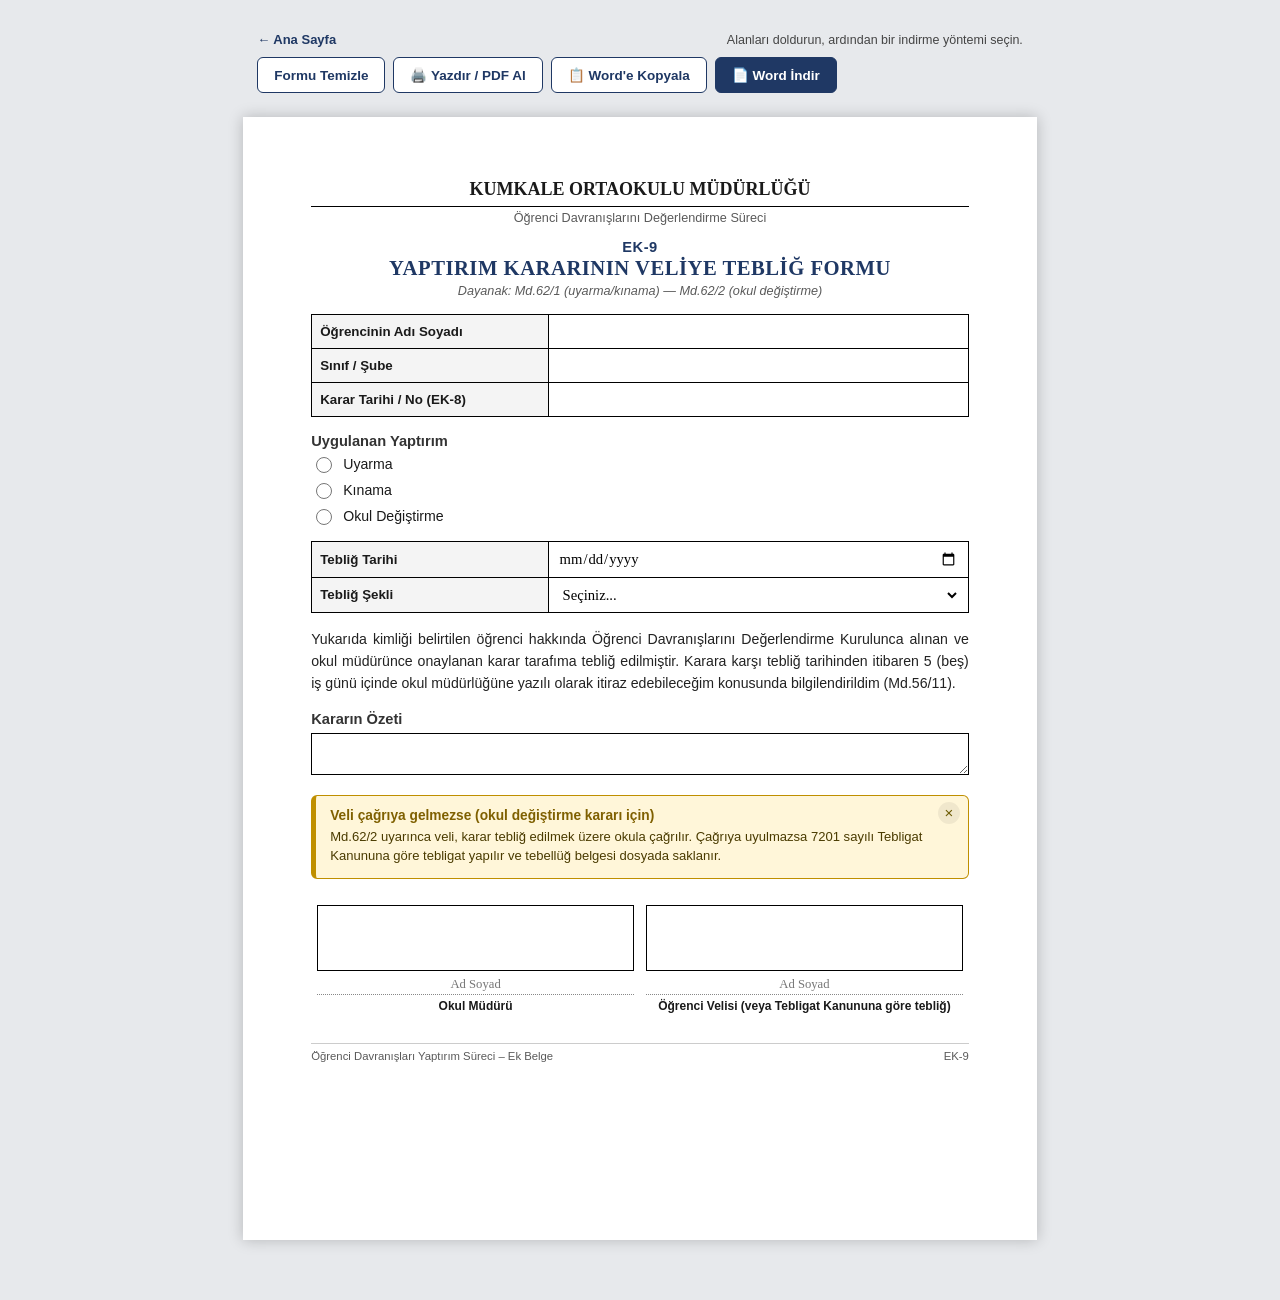
<file: ek/ek-09.html>
<!DOCTYPE html>
<html lang="tr">
<head>
<meta charset="UTF-8">
<meta name="viewport" content="width=device-width, initial-scale=1">
<title>EK-9 YAPTIRIM KARARININ VELİYE TEBLİĞ FORMU</title>
<link rel="stylesheet" href="../assets/style.css">
</head>
<body>

  <div class="toolbar">
    <a class="back" href="../index.html">&larr; Ana Sayfa</a>
    <span class="hint">Alanları doldurun, ardından bir indirme yöntemi seçin.</span>
    <div class="btns">
      <button class="secondary" type="button" onclick="clearForm()">Formu Temizle</button>
      <button class="secondary" type="button" onclick="printForm()">🖨️ Yazdır / PDF Al</button>
      <button class="secondary" type="button" id="copyWordBtn" onclick="copyForWord()">📋 Word'e Kopyala</button>
      <button type="button" id="wordDownloadBtn" onclick="downloadWord()">📄 Word İndir</button>
    </div>
  </div>

  <div class="page">
    <div class="school-line" id="okulAdi" contenteditable="true" spellcheck="false"></div>
    <div class="school-sub">Öğrenci Davranışlarını Değerlendirme Süreci</div>

    <div class="ek-tag">EK-9</div>
    <h1>YAPTIRIM KARARININ VELİYE TEBLİĞ FORMU</h1>
    <div class="dayanak">Dayanak: Md.62/1 (uyarma/kınama) — Md.62/2 (okul değiştirme)</div>

    <table class="meta">
      <tr><td class="label">Öğrencinin Adı Soyadı</td><td><input type="text" id="ogrenciAd"></td></tr>
      <tr><td class="label">Sınıf / Şube</td><td><input type="text" id="sinifSube"></td></tr>
      <tr><td class="label">Karar Tarihi / No (EK-8)</td><td><input type="text" id="kararNo"></td></tr>
    </table>
    <div class="section-title">Uygulanan Yaptırım</div>

    <div class="check-group">
      <div class="radio-row"><input type="radio" name="yaptirim" id="yaptirim_0" value="uyarma"><label for="yaptirim_0">Uyarma</label></div>
      <div class="radio-row"><input type="radio" name="yaptirim" id="yaptirim_1" value="kinama"><label for="yaptirim_1">Kınama</label></div>
      <div class="radio-row"><input type="radio" name="yaptirim" id="yaptirim_2" value="okulDegistirme"><label for="yaptirim_2">Okul Değiştirme</label></div>
    </div>

    <table class="meta">
      <tr><td class="label">Tebliğ Tarihi</td><td><input type="date" id="tebligTarihi"></td></tr>
      <tr><td class="label">Tebliğ Şekli</td><td><select class="field" id="tebligSekli"><option value="">Seçiniz...</option><option>Elden</option><option>Telefonla</option><option>Posta (Tebligat Kanunu)</option><option>Bilgi ve iletişim araçlarıyla / SMS</option></select></td></tr>
    </table>
    <div class="para">Yukarıda kimliği belirtilen öğrenci hakkında Öğrenci Davranışlarını Değerlendirme Kurulunca alınan ve okul müdürünce onaylanan karar tarafıma tebliğ edilmiştir. Karara karşı tebliğ tarihinden itibaren 5 (beş) iş günü içinde okul müdürlüğüne yazılı olarak itiraz edebileceğim konusunda bilgilendirildim (Md.56/11).</div>

    <div class="section-title">Kararın Özeti</div>

    <textarea id="kararOzeti" rows="3"></textarea>

    <div class="note-box">
      <div class="note-title">Veli çağrıya gelmezse (okul değiştirme kararı için)</div>
      <div class="note-text">Md.62/2 uyarınca veli, karar tebliğ edilmek üzere okula çağrılır. Çağrıya uyulmazsa 7201 sayılı Tebligat Kanununa göre tebligat yapılır ve tebellüğ belgesi dosyada saklanır.</div>
    </div>

    <table class="imza">
      <tr>
        <td>
          <div class="imza-box"></div>
          <input class="imza-name" type="text" placeholder="Ad Soyad">
          <div class="imza-label">Okul Müdürü</div>
        </td>
        <td>
          <div class="imza-box"></div>
          <input class="imza-name" type="text" placeholder="Ad Soyad">
          <div class="imza-label">Öğrenci Velisi (veya Tebligat Kanununa göre tebliğ)</div>
        </td>
      </tr>
    </table>


    <div class="foot">
      <span>Öğrenci Davranışları Yaptırım Süreci &ndash; Ek Belge</span>
      <span>EK-9</span>
    </div>
  </div>

<script src="../assets/app.js"></script>
<script src="../assets/docx-export.js"></script>
</body>
</html>
</file>
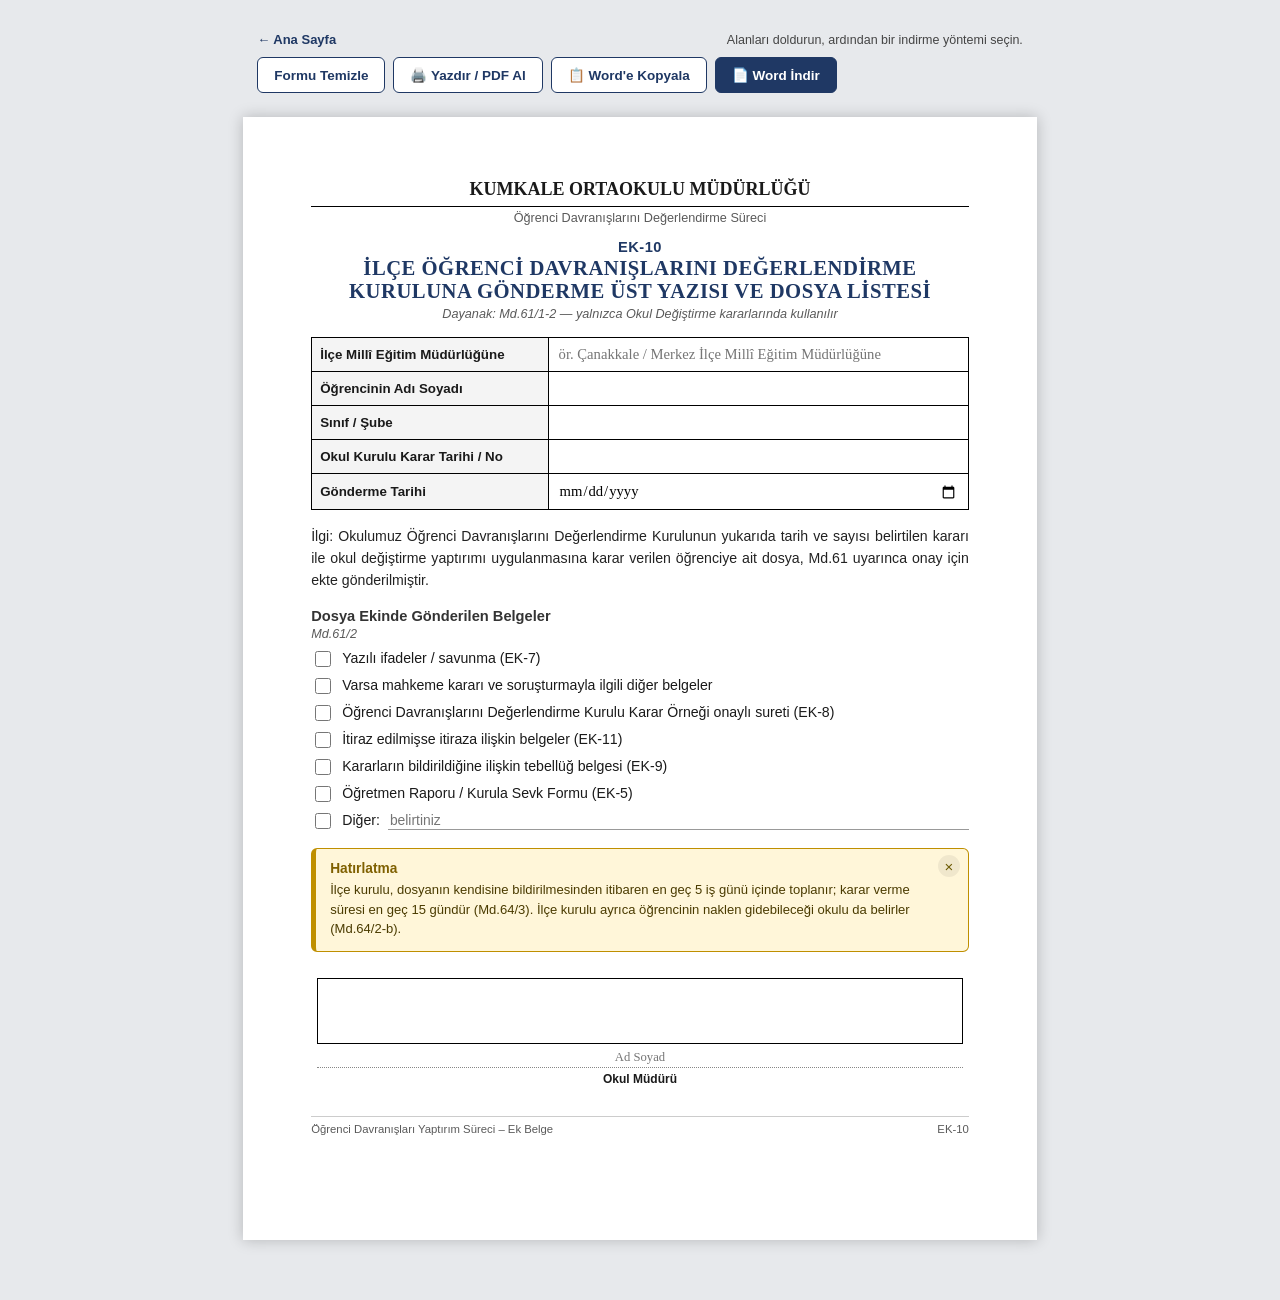
<file: ek/ek-10.html>
<!DOCTYPE html>
<html lang="tr">
<head>
<meta charset="UTF-8">
<meta name="viewport" content="width=device-width, initial-scale=1">
<title>EK-10 İLÇE ÖĞRENCİ DAVRANIŞLARINI DEĞERLENDİRME KURULUNA GÖNDERME ÜST YAZISI VE DOSYA LİSTESİ</title>
<link rel="stylesheet" href="../assets/style.css">
</head>
<body>

  <div class="toolbar">
    <a class="back" href="../index.html">&larr; Ana Sayfa</a>
    <span class="hint">Alanları doldurun, ardından bir indirme yöntemi seçin.</span>
    <div class="btns">
      <button class="secondary" type="button" onclick="clearForm()">Formu Temizle</button>
      <button class="secondary" type="button" onclick="printForm()">🖨️ Yazdır / PDF Al</button>
      <button class="secondary" type="button" id="copyWordBtn" onclick="copyForWord()">📋 Word'e Kopyala</button>
      <button type="button" id="wordDownloadBtn" onclick="downloadWord()">📄 Word İndir</button>
    </div>
  </div>

  <div class="page">
    <div class="school-line" id="okulAdi" contenteditable="true" spellcheck="false"></div>
    <div class="school-sub">Öğrenci Davranışlarını Değerlendirme Süreci</div>

    <div class="ek-tag">EK-10</div>
    <h1>İLÇE ÖĞRENCİ DAVRANIŞLARINI DEĞERLENDİRME KURULUNA GÖNDERME ÜST YAZISI VE DOSYA LİSTESİ</h1>
    <div class="dayanak">Dayanak: Md.61/1-2 — yalnızca Okul Değiştirme kararlarında kullanılır</div>

    <table class="meta">
      <tr><td class="label">İlçe Millî Eğitim Müdürlüğüne</td><td><input type="text" id="ilceAd" placeholder="ör. Çanakkale / Merkez İlçe Millî Eğitim Müdürlüğüne"></td></tr>
      <tr><td class="label">Öğrencinin Adı Soyadı</td><td><input type="text" id="ogrenciAd"></td></tr>
      <tr><td class="label">Sınıf / Şube</td><td><input type="text" id="sinifSube"></td></tr>
      <tr><td class="label">Okul Kurulu Karar Tarihi / No</td><td><input type="text" id="kararNo"></td></tr>
      <tr><td class="label">Gönderme Tarihi</td><td><input type="date" id="gondermeTarihi"></td></tr>
    </table>
    <div class="para">İlgi: Okulumuz Öğrenci Davranışlarını Değerlendirme Kurulunun yukarıda tarih ve sayısı belirtilen kararı ile okul değiştirme yaptırımı uygulanmasına karar verilen öğrenciye ait dosya, Md.61 uyarınca onay için ekte gönderilmiştir.</div>

    <div class="section-title">Dosya Ekinde Gönderilen Belgeler</div>
    <div class="section-sub">Md.61/2</div>

    <div class="check-group">
      <div class="check-row"><input type="checkbox" id="belge_ifade"><label for="belge_ifade">Yazılı ifadeler / savunma (EK-7)</label></div>
      <div class="check-row"><input type="checkbox" id="belge_mahkeme"><label for="belge_mahkeme">Varsa mahkeme kararı ve soruşturmayla ilgili diğer belgeler</label></div>
      <div class="check-row"><input type="checkbox" id="belge_kararOrnegi"><label for="belge_kararOrnegi">Öğrenci Davranışlarını Değerlendirme Kurulu Karar Örneği onaylı sureti (EK-8)</label></div>
      <div class="check-row"><input type="checkbox" id="belge_itiraz"><label for="belge_itiraz">İtiraz edilmişse itiraza ilişkin belgeler (EK-11)</label></div>
      <div class="check-row"><input type="checkbox" id="belge_tebellug"><label for="belge_tebellug">Kararların bildirildiğine ilişkin tebellüğ belgesi (EK-9)</label></div>
      <div class="check-row"><input type="checkbox" id="belge_rapor"><label for="belge_rapor">Öğretmen Raporu / Kurula Sevk Formu (EK-5)</label></div>
      <div class="check-row inline-extra"><input type="checkbox" id="belge_diger"><label for="belge_diger">Diğer:</label><input type="text" id="digerBelge" placeholder="belirtiniz"></div>
    </div>

    <div class="note-box">
      <div class="note-title">Hatırlatma</div>
      <div class="note-text">İlçe kurulu, dosyanın kendisine bildirilmesinden itibaren en geç 5 iş günü içinde toplanır; karar verme süresi en geç 15 gündür (Md.64/3). İlçe kurulu ayrıca öğrencinin naklen gidebileceği okulu da belirler (Md.64/2-b).</div>
    </div>

    <table class="imza">
      <tr>
        <td>
          <div class="imza-box"></div>
          <input class="imza-name" type="text" placeholder="Ad Soyad">
          <div class="imza-label">Okul Müdürü</div>
        </td>
      </tr>
    </table>


    <div class="foot">
      <span>Öğrenci Davranışları Yaptırım Süreci &ndash; Ek Belge</span>
      <span>EK-10</span>
    </div>
  </div>

<script src="../assets/app.js"></script>
<script src="../assets/docx-export.js"></script>
</body>
</html>
</file>
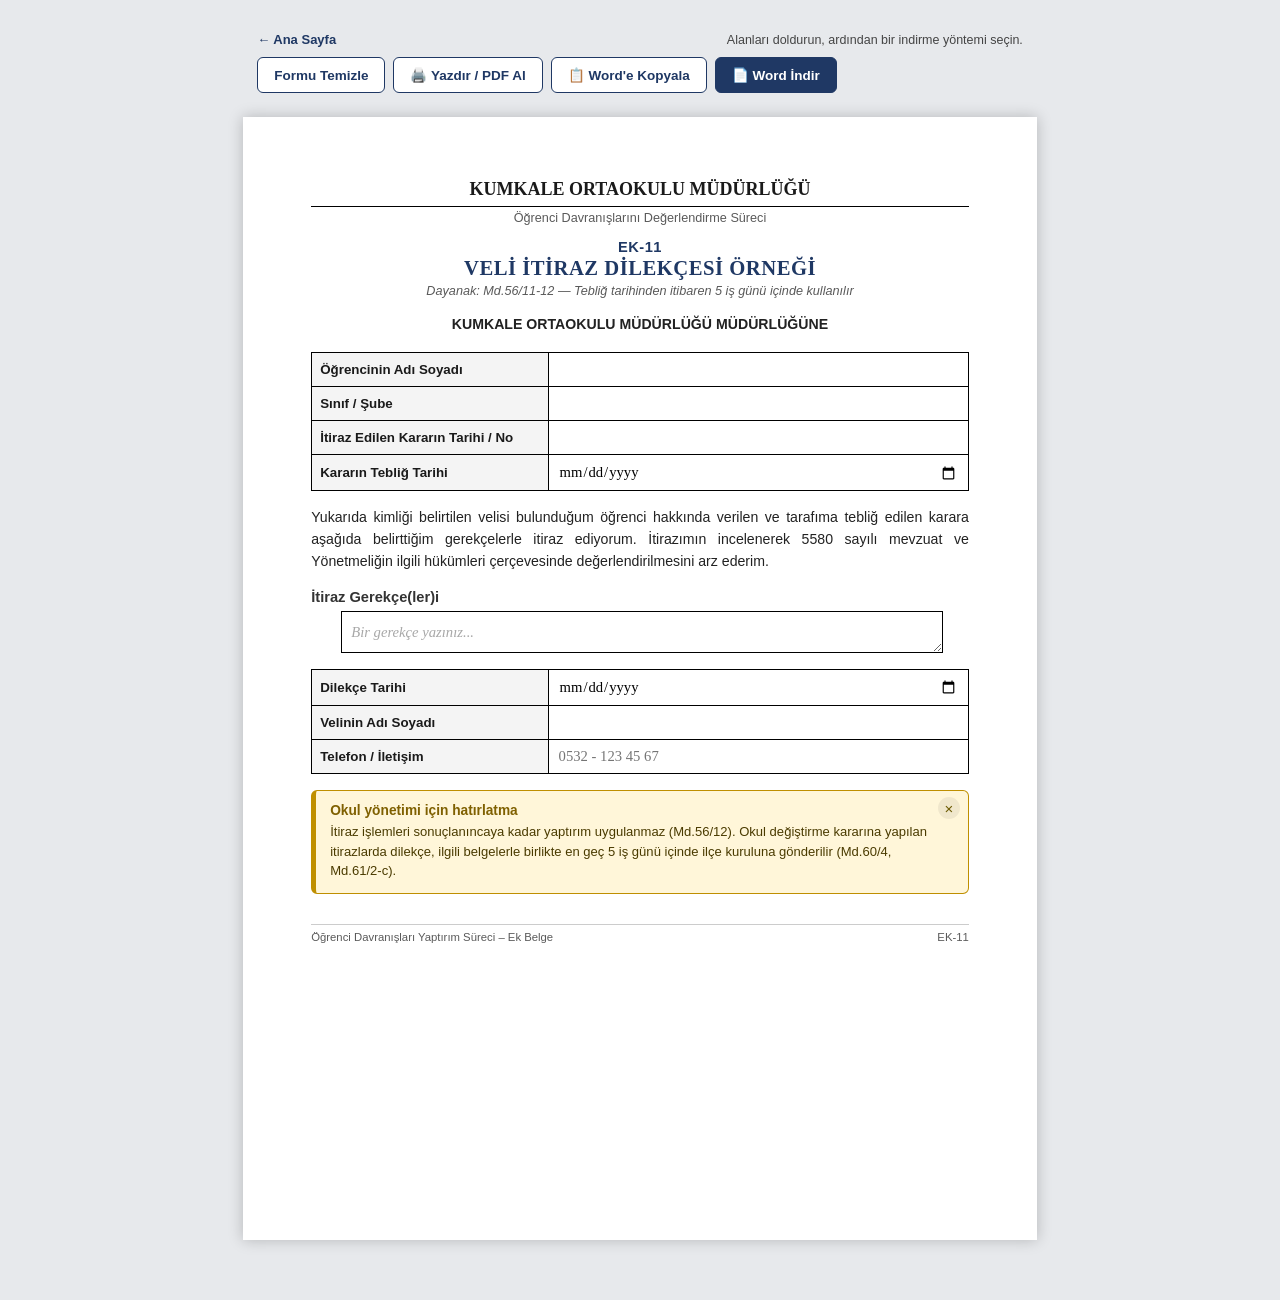
<file: ek/ek-11.html>
<!DOCTYPE html>
<html lang="tr">
<head>
<meta charset="UTF-8">
<meta name="viewport" content="width=device-width, initial-scale=1">
<title>EK-11 VELİ İTİRAZ DİLEKÇESİ ÖRNEĞİ</title>
<link rel="stylesheet" href="../assets/style.css">
</head>
<body>

  <div class="toolbar">
    <a class="back" href="../index.html">&larr; Ana Sayfa</a>
    <span class="hint">Alanları doldurun, ardından bir indirme yöntemi seçin.</span>
    <div class="btns">
      <button class="secondary" type="button" onclick="clearForm()">Formu Temizle</button>
      <button class="secondary" type="button" onclick="printForm()">🖨️ Yazdır / PDF Al</button>
      <button class="secondary" type="button" id="copyWordBtn" onclick="copyForWord()">📋 Word'e Kopyala</button>
      <button type="button" id="wordDownloadBtn" onclick="downloadWord()">📄 Word İndir</button>
    </div>
  </div>

  <div class="page">
    <div class="school-line" id="okulAdi" contenteditable="true" spellcheck="false"></div>
    <div class="school-sub">Öğrenci Davranışlarını Değerlendirme Süreci</div>

    <div class="ek-tag">EK-11</div>
    <h1>VELİ İTİRAZ DİLEKÇESİ ÖRNEĞİ</h1>
    <div class="dayanak">Dayanak: Md.56/11-12 — Tebliğ tarihinden itibaren 5 iş günü içinde kullanılır</div>

    <div class="para" style="text-align:center; font-weight:bold; text-transform:uppercase;"><span class="okulAdi-echo"></span> MÜDÜRLÜĞÜNE</div>

    <table class="meta">
      <tr><td class="label">Öğrencinin Adı Soyadı</td><td><input type="text" id="ogrenciAd"></td></tr>
      <tr><td class="label">Sınıf / Şube</td><td><input type="text" id="sinifSube"></td></tr>
      <tr><td class="label">İtiraz Edilen Kararın Tarihi / No</td><td><input type="text" id="kararNo"></td></tr>
      <tr><td class="label">Kararın Tebliğ Tarihi</td><td><input type="date" id="tebligTarihi"></td></tr>
    </table>
    <div class="para">Yukarıda kimliği belirtilen velisi bulunduğum öğrenci hakkında verilen ve tarafıma tebliğ edilen karara aşağıda belirttiğim gerekçelerle itiraz ediyorum. İtirazımın incelenerek 5580 sayılı mevzuat ve Yönetmeliğin ilgili hükümleri çerçevesinde değerlendirilmesini arz ederim.</div>

    <div class="section-title">İtiraz Gerekçe(ler)i</div>

    <div class="dyn-list" data-placeholder="Bir gerekçe yazınız..."></div>

    <table class="meta">
      <tr><td class="label">Dilekçe Tarihi</td><td><input type="date" id="dilekceTarihi"></td></tr>
      <tr><td class="label">Velinin Adı Soyadı</td><td><input type="text" id="veliAd"></td></tr>
      <tr><td class="label">Telefon / İletişim</td><td><input type="tel" id="iletisim" placeholder="0532 - 123 45 67"></td></tr>
    </table>
    <div class="note-box">
      <div class="note-title">Okul yönetimi için hatırlatma</div>
      <div class="note-text">İtiraz işlemleri sonuçlanıncaya kadar yaptırım uygulanmaz (Md.56/12). Okul değiştirme kararına yapılan itirazlarda dilekçe, ilgili belgelerle birlikte en geç 5 iş günü içinde ilçe kuruluna gönderilir (Md.60/4, Md.61/2-c).</div>
    </div>


    <div class="foot">
      <span>Öğrenci Davranışları Yaptırım Süreci &ndash; Ek Belge</span>
      <span>EK-11</span>
    </div>
  </div>

<script src="../assets/app.js"></script>
<script src="../assets/docx-export.js"></script>
</body>
</html>
</file>
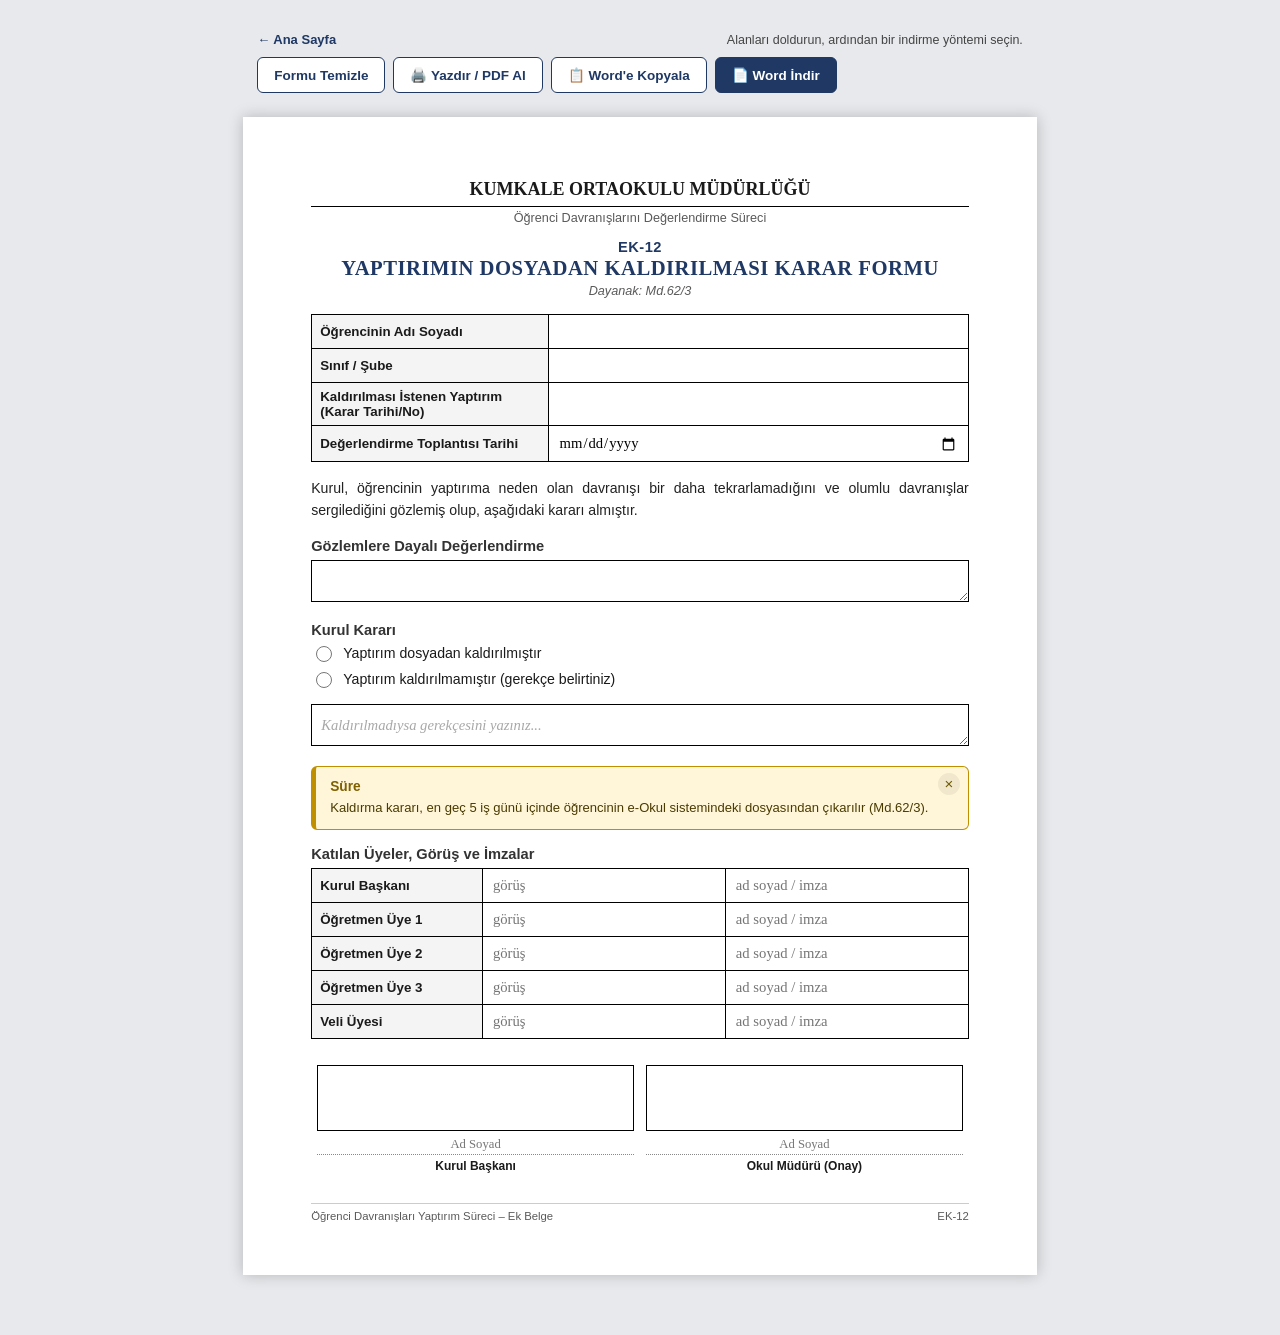
<file: ek/ek-12.html>
<!DOCTYPE html>
<html lang="tr">
<head>
<meta charset="UTF-8">
<meta name="viewport" content="width=device-width, initial-scale=1">
<title>EK-12 YAPTIRIMIN DOSYADAN KALDIRILMASI KARAR FORMU</title>
<link rel="stylesheet" href="../assets/style.css">
</head>
<body>

  <div class="toolbar">
    <a class="back" href="../index.html">&larr; Ana Sayfa</a>
    <span class="hint">Alanları doldurun, ardından bir indirme yöntemi seçin.</span>
    <div class="btns">
      <button class="secondary" type="button" onclick="clearForm()">Formu Temizle</button>
      <button class="secondary" type="button" onclick="printForm()">🖨️ Yazdır / PDF Al</button>
      <button class="secondary" type="button" id="copyWordBtn" onclick="copyForWord()">📋 Word'e Kopyala</button>
      <button type="button" id="wordDownloadBtn" onclick="downloadWord()">📄 Word İndir</button>
    </div>
  </div>

  <div class="page">
    <div class="school-line" id="okulAdi" contenteditable="true" spellcheck="false"></div>
    <div class="school-sub">Öğrenci Davranışlarını Değerlendirme Süreci</div>

    <div class="ek-tag">EK-12</div>
    <h1>YAPTIRIMIN DOSYADAN KALDIRILMASI KARAR FORMU</h1>
    <div class="dayanak">Dayanak: Md.62/3</div>

    <table class="meta">
      <tr><td class="label">Öğrencinin Adı Soyadı</td><td><input type="text" id="ogrenciAd"></td></tr>
      <tr><td class="label">Sınıf / Şube</td><td><input type="text" id="sinifSube"></td></tr>
      <tr><td class="label">Kaldırılması İstenen Yaptırım (Karar Tarihi/No)</td><td><input type="text" id="kararNo"></td></tr>
      <tr><td class="label">Değerlendirme Toplantısı Tarihi</td><td><input type="date" id="toplantiTarihi"></td></tr>
    </table>
    <div class="para">Kurul, öğrencinin yaptırıma neden olan davranışı bir daha tekrarlamadığını ve olumlu davranışlar sergilediğini gözlemiş olup, aşağıdaki kararı almıştır.</div>

    <div class="section-title">Gözlemlere Dayalı Değerlendirme</div>

    <textarea id="degerlendirme" rows="4"></textarea>

    <div class="section-title">Kurul Kararı</div>

    <div class="check-group">
      <div class="radio-row"><input type="radio" name="kaldirmaKarari" id="kaldirmaKarari_0" value="kaldirildi"><label for="kaldirmaKarari_0">Yaptırım dosyadan kaldırılmıştır</label></div>
      <div class="radio-row"><input type="radio" name="kaldirmaKarari" id="kaldirmaKarari_1" value="kaldirilmadi"><label for="kaldirmaKarari_1">Yaptırım kaldırılmamıştır (gerekçe belirtiniz)</label></div>
    </div>

    <textarea id="kaldirmamaGerekce" rows="2" placeholder="Kaldırılmadıysa gerekçesini yazınız..."></textarea>

    <div class="note-box">
      <div class="note-title">Süre</div>
      <div class="note-text">Kaldırma kararı, en geç 5 iş günü içinde öğrencinin e-Okul sistemindeki dosyasından çıkarılır (Md.62/3).</div>
    </div>

    <div class="section-title">Katılan Üyeler, Görüş ve İmzalar</div>

    <table class="meta">
      <tr><td class="label" style="width:26%">Kurul Başkanı</td><td><input type="text" id="uyeGorus0" placeholder="görüş"></td><td><input type="text" id="uyeImza0" placeholder="ad soyad / imza"></td></tr>
      <tr><td class="label" style="width:26%">Öğretmen Üye 1</td><td><input type="text" id="uyeGorus1" placeholder="görüş"></td><td><input type="text" id="uyeImza1" placeholder="ad soyad / imza"></td></tr>
      <tr><td class="label" style="width:26%">Öğretmen Üye 2</td><td><input type="text" id="uyeGorus2" placeholder="görüş"></td><td><input type="text" id="uyeImza2" placeholder="ad soyad / imza"></td></tr>
      <tr><td class="label" style="width:26%">Öğretmen Üye 3</td><td><input type="text" id="uyeGorus3" placeholder="görüş"></td><td><input type="text" id="uyeImza3" placeholder="ad soyad / imza"></td></tr>
      <tr><td class="label" style="width:26%">Veli Üyesi</td><td><input type="text" id="uyeGorus4" placeholder="görüş"></td><td><input type="text" id="uyeImza4" placeholder="ad soyad / imza"></td></tr>
    </table>

    <table class="imza">
      <tr>
        <td>
          <div class="imza-box"></div>
          <input class="imza-name" type="text" placeholder="Ad Soyad">
          <div class="imza-label">Kurul Başkanı</div>
        </td>
        <td>
          <div class="imza-box"></div>
          <input class="imza-name" type="text" placeholder="Ad Soyad">
          <div class="imza-label">Okul Müdürü (Onay)</div>
        </td>
      </tr>
    </table>


    <div class="foot">
      <span>Öğrenci Davranışları Yaptırım Süreci &ndash; Ek Belge</span>
      <span>EK-12</span>
    </div>
  </div>

<script src="../assets/app.js"></script>
<script src="../assets/docx-export.js"></script>
</body>
</html>
</file>
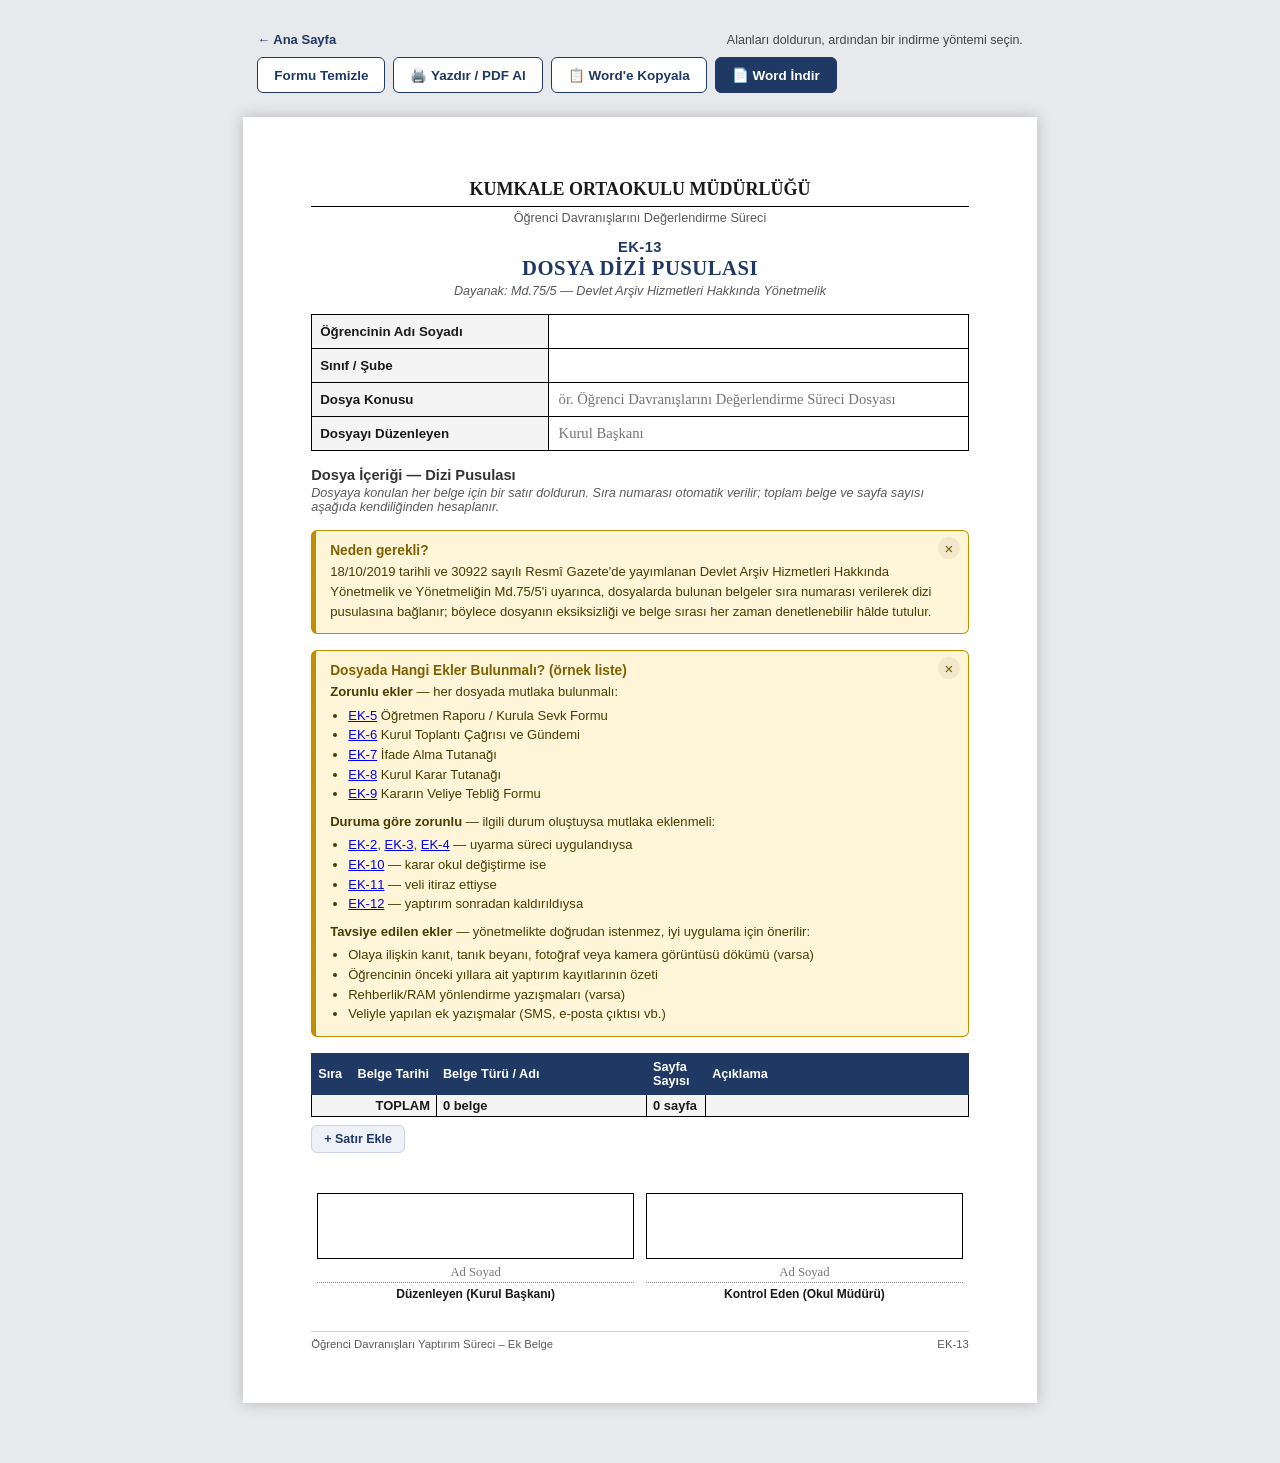
<file: ek/ek-13.html>
<!DOCTYPE html>
<html lang="tr">
<head>
<meta charset="UTF-8">
<meta name="viewport" content="width=device-width, initial-scale=1">
<title>EK-13 DOSYA DİZİ PUSULASI</title>
<link rel="stylesheet" href="../assets/style.css">
</head>
<body>

  <div class="toolbar">
    <a class="back" href="../index.html">&larr; Ana Sayfa</a>
    <span class="hint">Alanları doldurun, ardından bir indirme yöntemi seçin.</span>
    <div class="btns">
      <button class="secondary" type="button" onclick="clearForm()">Formu Temizle</button>
      <button class="secondary" type="button" onclick="printForm()">🖨️ Yazdır / PDF Al</button>
      <button class="secondary" type="button" id="copyWordBtn" onclick="copyForWord()">📋 Word'e Kopyala</button>
      <button type="button" id="wordDownloadBtn" onclick="downloadWord()">📄 Word İndir</button>
    </div>
  </div>

  <div class="page">
    <div class="school-line" id="okulAdi" contenteditable="true" spellcheck="false"></div>
    <div class="school-sub">Öğrenci Davranışlarını Değerlendirme Süreci</div>

    <div class="ek-tag">EK-13</div>
    <h1>DOSYA DİZİ PUSULASI</h1>
    <div class="dayanak">Dayanak: Md.75/5 — Devlet Arşiv Hizmetleri Hakkında Yönetmelik</div>

    <table class="meta">
      <tr><td class="label">Öğrencinin Adı Soyadı</td><td><input type="text" id="ogrenciAd"></td></tr>
      <tr><td class="label">Sınıf / Şube</td><td><input type="text" id="sinifSube"></td></tr>
      <tr><td class="label">Dosya Konusu</td><td><input type="text" id="dosyaKonusu" placeholder="ör. Öğrenci Davranışlarını Değerlendirme Süreci Dosyası"></td></tr>
      <tr><td class="label">Dosyayı Düzenleyen</td><td><input type="text" id="duzenleyen" placeholder="Kurul Başkanı"></td></tr>
    </table>
    <div class="section-title">Dosya İçeriği — Dizi Pusulası</div>
    <div class="section-sub">Dosyaya konulan her belge için bir satır doldurun. Sıra numarası otomatik verilir; toplam belge ve sayfa sayısı aşağıda kendiliğinden hesaplanır.</div>

    <div class="note-box">
      <div class="note-title">Neden gerekli?</div>
      <div class="note-text">18/10/2019 tarihli ve 30922 sayılı Resmî Gazete'de yayımlanan Devlet Arşiv Hizmetleri Hakkında Yönetmelik ve Yönetmeliğin Md.75/5'i uyarınca, dosyalarda bulunan belgeler sıra numarası verilerek dizi pusulasına bağlanır; böylece dosyanın eksiksizliği ve belge sırası her zaman denetlenebilir hâlde tutulur.</div>
    </div>

    <div class="note-box">
      <div class="note-title">Dosyada Hangi Ekler Bulunmalı? (örnek liste)</div>
      <div class="note-text"><strong>Zorunlu ekler</strong> — her dosyada mutlaka bulunmalı:<ul style="margin:4px 0 8px 18px; padding:0;"><li><a href="ek-05.html">EK-5</a> Öğretmen Raporu / Kurula Sevk Formu</li><li><a href="ek-06.html">EK-6</a> Kurul Toplantı Çağrısı ve Gündemi</li><li><a href="ek-07.html">EK-7</a> İfade Alma Tutanağı</li><li><a href="ek-08.html">EK-8</a> Kurul Karar Tutanağı</li><li><a href="ek-09.html">EK-9</a> Kararın Veliye Tebliğ Formu</li></ul><strong>Duruma göre zorunlu</strong> — ilgili durum oluştuysa mutlaka eklenmeli:<ul style="margin:4px 0 8px 18px; padding:0;"><li><a href="ek-02.html">EK-2</a>, <a href="ek-03.html">EK-3</a>, <a href="ek-04.html">EK-4</a> — uyarma süreci uygulandıysa</li><li><a href="ek-10.html">EK-10</a> — karar okul değiştirme ise</li><li><a href="ek-11.html">EK-11</a> — veli itiraz ettiyse</li><li><a href="ek-12.html">EK-12</a> — yaptırım sonradan kaldırıldıysa</li></ul><strong>Tavsiye edilen ekler</strong> — yönetmelikte doğrudan istenmez, iyi uygulama için önerilir:<ul style="margin:4px 0 0 18px; padding:0;"><li>Olaya ilişkin kanıt, tanık beyanı, fotoğraf veya kamera görüntüsü dökümü (varsa)</li><li>Öğrencinin önceki yıllara ait yaptırım kayıtlarının özeti</li><li>Rehberlik/RAM yönlendirme yazışmaları (varsa)</li><li>Veliyle yapılan ek yazışmalar (SMS, e-posta çıktısı vb.)</li></ul></div>
    </div>

    <datalist id="ekTurleri">
      <option value="EK-1 Kurul Oluşturma Tutanağı">
      <option value="EK-2 Sözlü Uyarma Görüşme Notu">
      <option value="EK-3 Öğrenci Sözleşmesi">
      <option value="EK-4 Veli Görüşme Tutanağı">
      <option value="EK-5 Öğretmen Raporu / Kurula Sevk Formu">
      <option value="EK-6 Kurul Toplantı Çağrısı ve Gündemi">
      <option value="EK-7 İfade Alma Tutanağı">
      <option value="EK-8 Kurul Karar Tutanağı">
      <option value="EK-9 Kararın Veliye Tebliğ Formu">
      <option value="EK-10 İlçe Kuruluna Gönderme Üst Yazısı">
      <option value="EK-11 Veli İtiraz Dilekçesi">
      <option value="EK-12 Yaptırımın Dosyadan Kaldırılması Karar Formu">
      <option value="Diğer (özgün belge)">
    </datalist>
    <table class="dizi-table">
      <thead>
        <tr>
          <th style="width:6%">Sıra</th>
          <th style="width:13%">Belge Tarihi</th>
          <th style="width:32%">Belge Türü / Adı</th>
          <th style="width:9%">Sayfa Sayısı</th>
          <th style="width:28%">Açıklama</th>
          <th style="width:12%"></th>
        </tr>
      </thead>
      <tbody id="diziBody"></tbody>
      <tfoot>
        <tr>
          <td colspan="2" style="text-align:right;">TOPLAM</td>
          <td><span class="dizi-toplam-belge">1</span> belge</td>
          <td><span class="dizi-toplam-sayfa">1</span> sayfa</td>
          <td colspan="2"></td>
        </tr>
      </tfoot>
    </table>
    <button type="button" class="dizi-add-row" data-target="diziBody">+ Satır Ekle</button>

    <table class="imza">
      <tr>
        <td>
          <div class="imza-box"></div>
          <input class="imza-name" type="text" placeholder="Ad Soyad">
          <div class="imza-label">Düzenleyen (Kurul Başkanı)</div>
        </td>
        <td>
          <div class="imza-box"></div>
          <input class="imza-name" type="text" placeholder="Ad Soyad">
          <div class="imza-label">Kontrol Eden (Okul Müdürü)</div>
        </td>
      </tr>
    </table>


    <div class="foot">
      <span>Öğrenci Davranışları Yaptırım Süreci &ndash; Ek Belge</span>
      <span>EK-13</span>
    </div>
  </div>

<script src="../assets/app.js"></script>
<script src="../assets/docx-export.js"></script>
</body>
</html>
</file>
<file: assets/style.css>
/* =======================================================
   Kumkale Ortaokulu — Yaptırım Süreçleri Kiti — ortak stil
   ======================================================= */
:root{
  --ink:#1a1a1a;
  --line:#000;
  --muted:#5a5a5a;
  --paper:#ffffff;
  --accent-bg:#f4f4f4;
  --navy:#1F3864;
  --navy-2:#2b4d82;
  --amber-bg:#FFF6D9; --amber-line:#BF8F00; --amber-ink:#7F6000;
  --page-bg:#e7e9ec;
}

*{ box-sizing: border-box; }

html,body{ margin:0; padding:0; }

body{
  font-family: Georgia, "Times New Roman", "Noto Serif", serif;
  color: var(--ink);
  background: var(--page-bg);
  padding: 22px 0 60px;
}

/* ---------------- Toolbar ---------------- */
.toolbar{
  max-width: 210mm;
  margin: 0 auto 14px;
  padding: 10px 14px;
  display:flex;
  gap:10px;
  align-items:center;
  justify-content:space-between;
  font-family: Arial, Helvetica, sans-serif;
  flex-wrap: wrap;
}
.toolbar .hint{ font-size:12.5px; color:#444; }
.toolbar .btns{ display:flex; gap:8px; flex-wrap:wrap; }
.toolbar a.back{
  font-family: Arial, sans-serif;
  font-size: 13px;
  color: var(--navy);
  text-decoration:none;
  font-weight:600;
}
.toolbar a.back:hover{ text-decoration:underline; }
.toolbar button{
  font-family: Arial, sans-serif;
  font-size: 13.5px;
  font-weight: 600;
  padding: 9px 16px;
  border-radius: 6px;
  border: 1px solid var(--navy);
  background: var(--navy);
  color: #fff;
  cursor: pointer;
}
.toolbar button:hover{ background: var(--navy-2); }
.toolbar button.secondary{ background:#fff; color: var(--navy); }
.toolbar button.secondary:hover{ background:#eef2f7; }

/* ---------------- Page / paper ---------------- */
.page{
  width: 210mm;
  min-height: 297mm;
  margin: 0 auto;
  background: var(--paper);
  padding: 16mm 18mm 14mm;
  box-shadow: 0 0 14px rgba(0,0,0,0.22);
  position: relative;
}

.school-line{
  text-align:center;
  font-weight:bold;
  font-size: 13.5pt;
  border:none;
  border-bottom: 1px solid var(--line);
  background: transparent;
  width:100%;
  padding: 2px 4px 6px;
  outline:none;
  font-family: inherit;
  text-transform: uppercase;
  cursor: text;
}
.school-line:focus{ background:#fbfbea; }
.school-hint{
  text-align:center;
  font-size: 8.5pt;
  color:#9a9a9a;
  font-family: Arial, sans-serif;
  margin-top: 2px;
}
.school-sub{
  text-align:center;
  font-size: 9.5pt;
  color: var(--muted);
  margin-top: 4px;
  font-family: Arial, sans-serif;
}

.ek-tag{ text-align:center; font-weight:bold; font-size:11pt; margin: 14px 0 2px; color: var(--navy); font-family: Arial, sans-serif; letter-spacing: .5px;}
h1{ text-align:center; font-size:15.5pt; letter-spacing:.5px; margin: 2px 0 4px; color: var(--navy); }
.dayanak{ text-align:center; font-style:italic; font-size:9.5pt; color:var(--muted); margin-bottom:16px; font-family: Arial, sans-serif;}

/* ---------------- Meta / field tables ---------------- */
table.meta{ width:100%; border-collapse:collapse; margin-bottom:14px; font-size:11pt; }
table.meta td{ border:1px solid var(--line); padding:6px 8px; vertical-align:middle; }
table.meta td.label{ font-weight:bold; width:36%; background:var(--accent-bg); font-family: Arial, sans-serif; font-size: 10pt;}
table.meta input[type=text], table.meta input[type=date], table.meta input[type=time], table.meta input[type=tel], table.meta select{
  width:100%; border:none; background:transparent; font-family:inherit; font-size:11pt; outline:none; padding:2px;
}

.section-title{ font-weight:bold; font-size:11pt; margin: 16px 0 6px; font-family: Arial, sans-serif; color:#333; }
.section-sub{ font-size:9.5pt; color:var(--muted); margin: -3px 0 8px; font-family: Arial, sans-serif; font-style: italic;}

/* ---------------- Autogrow textareas ---------------- */
textarea{
  width:100%;
  border:1px solid var(--line);
  font-family: inherit;
  font-size: 11pt;
  padding: 9px;
  outline:none;
  background: transparent;
  resize: vertical;
  overflow: hidden;
  line-height: 1.5;
  min-height: 42px;
}
textarea::placeholder{ color:#a8a8a8; font-style: italic; }
@supports (field-sizing: content) {
  textarea{ field-sizing: content; max-height: none; }
}

.para{ font-size:10.6pt; line-height:1.55; text-align:justify; margin:16px 0; font-family: Arial, sans-serif; color:#222;}

/* ---------------- Checkbox groups ---------------- */
.check-group{ font-size: 10.6pt; margin: 6px 0 14px; font-family: Arial, sans-serif; }
.check-row, .radio-row{ display:flex; align-items:flex-start; gap:8px; margin: 6px 0; }
.check-row input[type=checkbox], .radio-row input[type=radio]{ width:16px; height:16px; margin-top:2px; flex-shrink:0; accent-color: var(--navy); }
.check-row label, .radio-row label{ line-height:1.4; cursor:pointer; }
.check-row.inline-extra input[type=text]{ border:none; border-bottom:1px solid #999; font-family:inherit; font-size:10.4pt; outline:none; flex:1 1 160px; min-width:120px; padding:1px 2px;}
select.field{
  font-family: inherit; font-size: 11pt; padding: 5px 6px; border: 1px solid var(--line);
  background: #fff; outline:none; width: 100%;
}

/* ---------------- Dynamic numbered list ---------------- */
.dyn-list{ margin: 4px 0 16px; }
.dyn-row{
  display:flex;
  align-items:flex-start;
  gap:8px;
  margin-bottom: 6px;
}
.dyn-num{
  flex: 0 0 22px;
  text-align:right;
  font-weight:bold;
  font-size: 10.6pt;
  color: var(--navy);
  padding-top: 9px;
  opacity: 0;
  transition: opacity .15s ease;
  font-family: Arial, sans-serif;
}
.dyn-num.show{ opacity: 1; }
.dyn-row textarea{ flex: 1 1 auto; }
.dyn-remove{
  flex: 0 0 auto;
  border: none;
  background: transparent;
  color: #b3492f;
  font-size: 17px;
  line-height: 1;
  cursor: pointer;
  padding: 6px 4px;
  opacity: 0;
  transition: opacity .15s ease;
  font-family: Arial, sans-serif;
}
.dyn-row:hover .dyn-remove.show{ opacity: .8; }
.dyn-remove.show{ opacity: .35; }
.dyn-remove:hover{ opacity: 1 !important; }

/* ---------------- Dizi pusulası tablosu (çok sütunlu, satır ekle/sil) ---------------- */
table.dizi-table{ width:100%; border-collapse:collapse; margin: 10px 0 8px; font-size: 10pt; table-layout: fixed; }
table.dizi-table th{
  background: var(--navy); color:#fff; font-family: Arial, sans-serif; font-size: 9.5pt; font-weight:700;
  padding: 6px 6px; text-align:left; border: 1px solid var(--navy);
}
table.dizi-table td{ border: 1px solid var(--line); padding: 3px 6px; vertical-align:middle; }
table.dizi-table td.dizi-num{ text-align:center; font-weight:700; color: var(--navy); width: 5%; }
table.dizi-table input[type=text], table.dizi-table input[type=date]{
  width:100%; border:none; background:transparent; font-family:inherit; font-size:10pt; outline:none; padding:2px;
}
table.dizi-table input[type=number]{
  width:100%; border:none; background:transparent; font-family:inherit; font-size:10pt; outline:none; padding:2px; text-align:center;
}
table.dizi-table tfoot td{ font-weight:700; background: var(--accent-bg, #F2F2F2); font-family: Arial, sans-serif; font-size: 9.7pt; }
.dizi-remove{
  flex: 0 0 auto; border:none; background:transparent; color:#b3492f; font-size:16px; line-height:1;
  cursor:pointer; padding:2px 4px; opacity:.35; transition: opacity .15s ease; font-family: Arial, sans-serif;
}
.dizi-remove:hover{ opacity:1; }
.dizi-remove.show{ display:inline-block; }
.dizi-add-row{
  font-family: Arial, sans-serif; font-size:12.5px; font-weight:700; color: var(--navy);
  background:#eef2f8; border:1px solid #c7d3e3; border-radius:6px; padding:6px 12px; cursor:pointer; margin-bottom: 14px;
}
.dizi-add-row:hover{ background:#dde6f3; }

/* ---------------- Note / info boxes (dismissible) ---------------- */
.note-box{
  position: relative;
  background: var(--amber-bg);
  border: 1px solid var(--amber-line);
  border-left: 5px solid var(--amber-line);
  border-radius: 6px;
  padding: 12px 34px 12px 14px;
  margin: 16px 0;
  font-family: Arial, sans-serif;
}
.note-box .note-title{ font-weight:bold; font-size: 10.3pt; color: var(--amber-ink); margin-bottom: 4px; }
.note-box .note-text{ font-size: 9.8pt; color: #4a3b00; line-height: 1.5; }
.note-close{
  position:absolute;
  top: 6px; right: 8px;
  width: 22px; height: 22px;
  border-radius: 50%;
  border: none;
  background: rgba(0,0,0,0.06);
  color: #6b5900;
  font-size: 15px;
  line-height: 1;
  cursor: pointer;
  display:flex; align-items:center; justify-content:center;
}
.note-close:hover{ background: rgba(0,0,0,0.14); }

/* ---------------- Signature blocks ---------------- */
table.imza{ width:100%; border-collapse:collapse; margin-top:26px; font-size:10pt; }
table.imza td{ width:33.33%; vertical-align:top; padding:0 6px; text-align:center; }
.imza-box{ border:1px solid var(--line); height:66px; margin-bottom:4px; }
.imza-name{ width:100%; border:none; border-bottom:1px dotted #888; text-align:center; font-family:inherit; font-size:9.5pt; outline:none; margin-bottom:4px; padding:2px; }
.imza-label{ font-weight:bold; font-family: Arial, sans-serif; font-size: 9pt; }

/* ---------------- Footer (normal flow, never overlaps) ---------------- */
.foot{
  margin-top: 30px;
  display:flex;
  justify-content:space-between;
  font-size: 8.5pt;
  color: var(--muted);
  font-family: Arial, sans-serif;
  border-top: 1px solid #ccc;
  padding-top: 6px;
  page-break-inside: avoid;
}

/* ---------------- Print ---------------- */
@media print{
  body{ background:none; margin:0; padding:0; }
  .toolbar{ display:none; }
  .page{ box-shadow:none; margin:0; width:auto; min-height:0; padding: 0; }
  @page{ size: A4; margin: 13mm 15mm; }
  textarea, input{ border-color:#000 !important; }
  textarea{ overflow: hidden !important; resize: none !important; }
  .dyn-remove{ display:none; }
  .dizi-remove, .dizi-add-row{ display:none; }
  .note-close{ display:none; }
  a.hotspot{ outline:none !important; }
}

/* ---------------- Alt bilgi: yazdırmada her sayfanın altına sabitlenir ----------------
   position:fixed, yazdırma motorunda (Chrome/Firefox) sayfa kutusuna göre konumlanır ve
   her fiziksel sayfada otomatik olarak tekrarlanır. .page'in alt boşluğu, içeriğin bu
   sabit alt bilgiyle çakışmaması için ayrılmıştır. */
@media print{
  .foot{
    position: fixed;
    bottom: 0;
    left: 0;
    right: 0;
    margin-top: 0;
    background: var(--paper);
  }
  .page{ padding-bottom: 16mm; }
}

@media (max-width: 780px){
  .page{ width:100%; padding:16px; }
  body{ padding:12px 8px 40px; }
  table.imza{ font-size: 8.6pt; }
}
</file>
